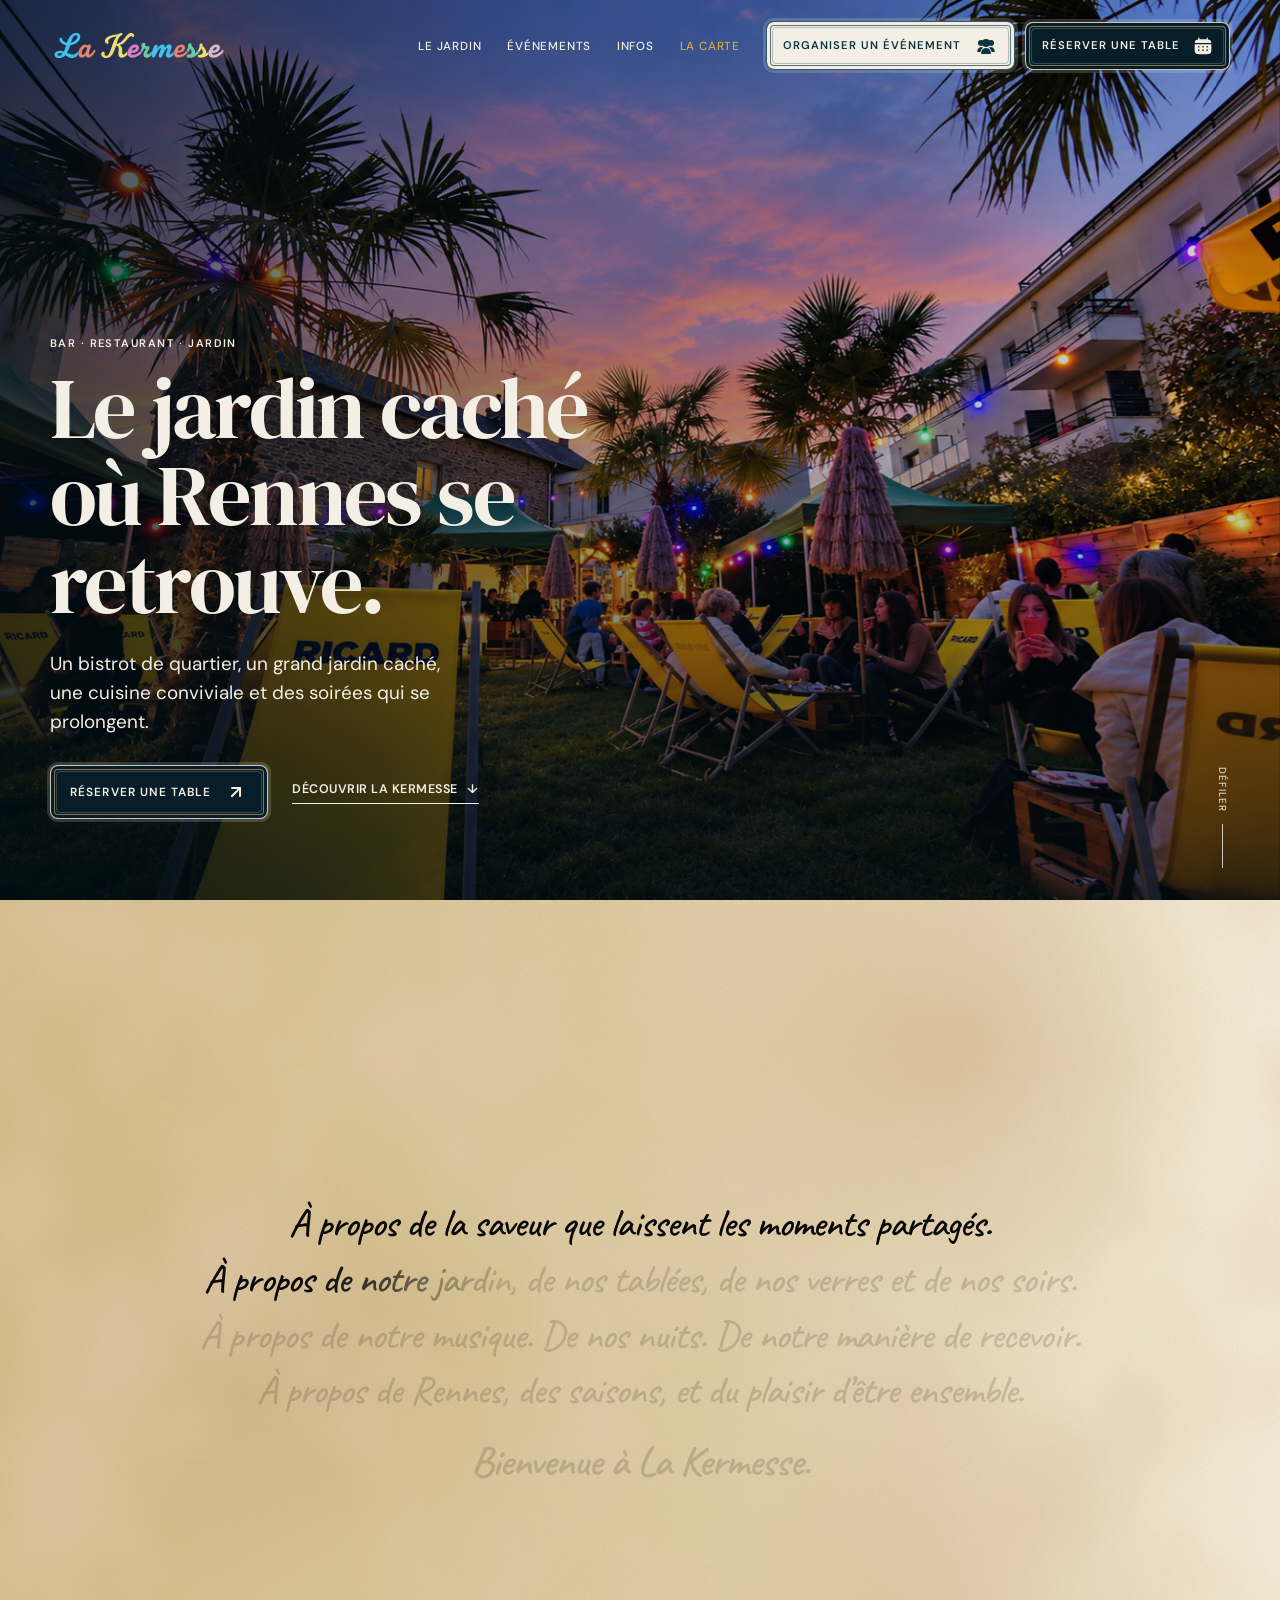
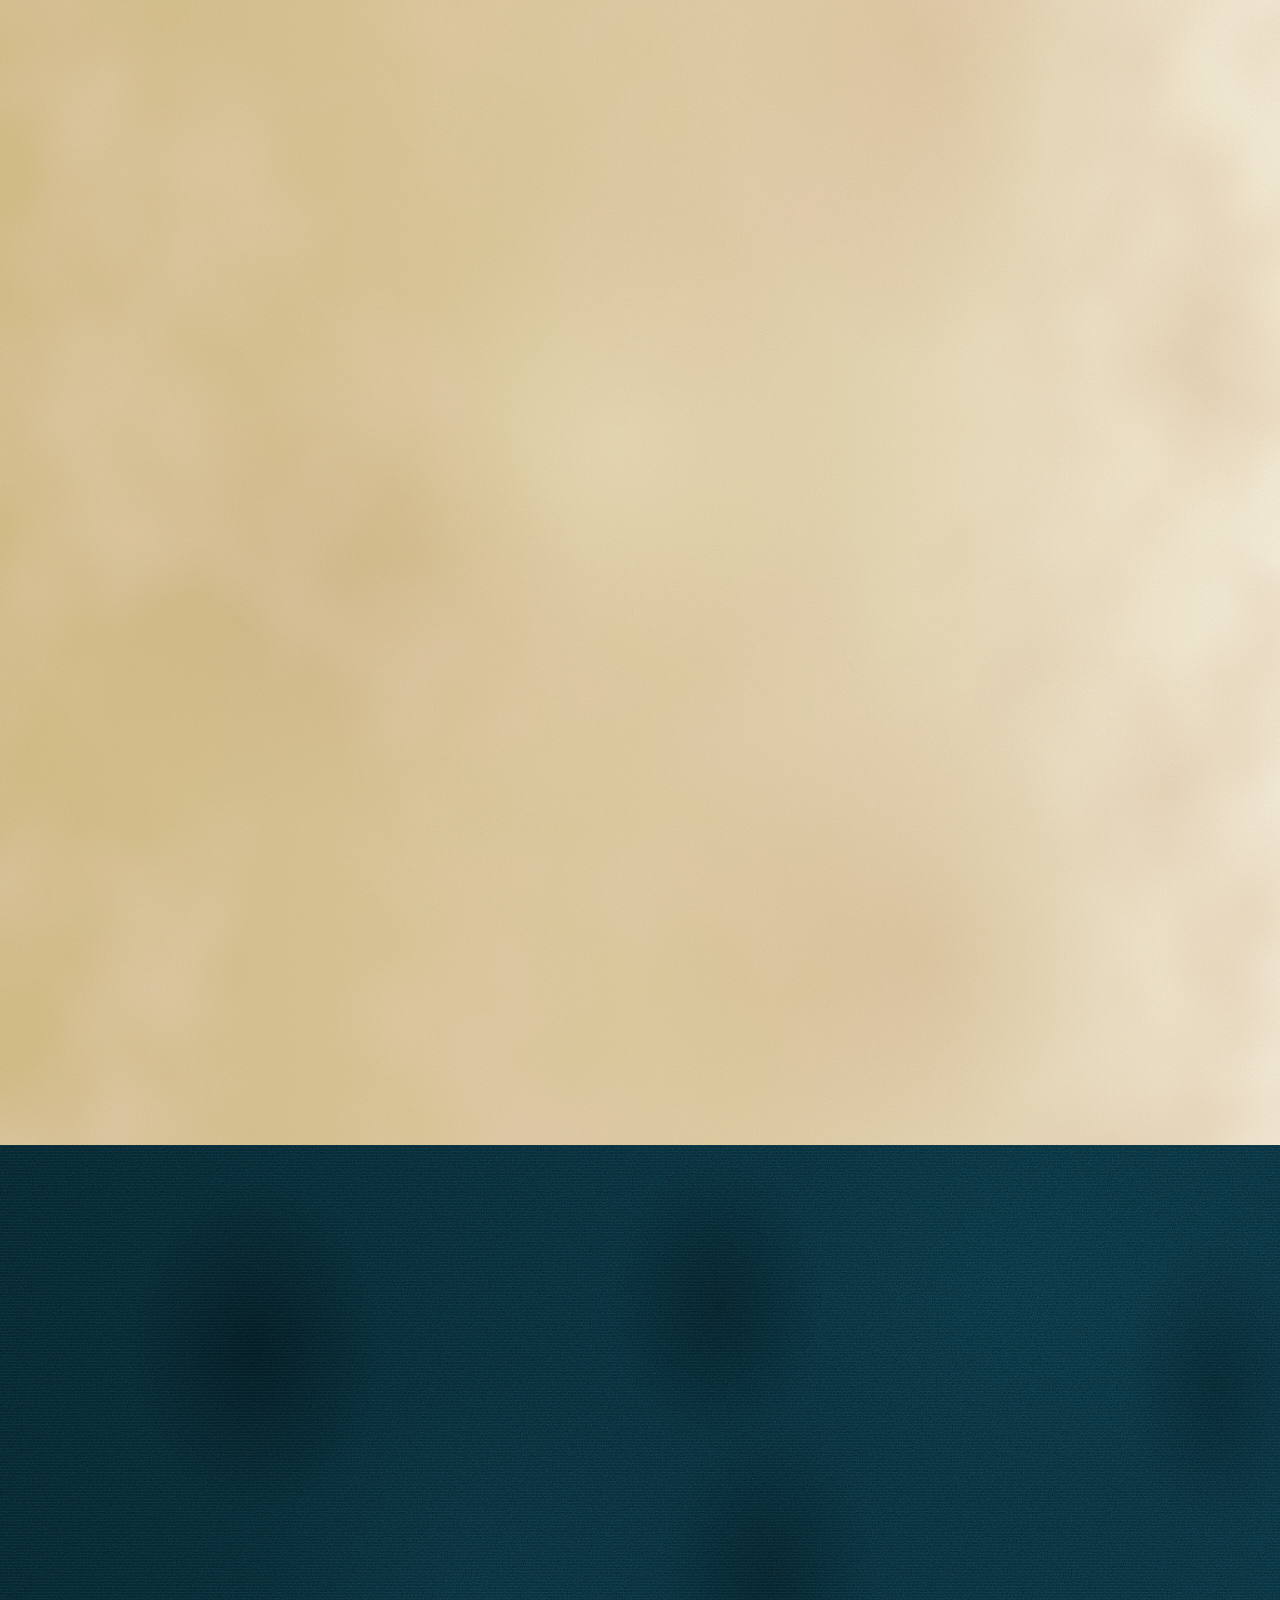
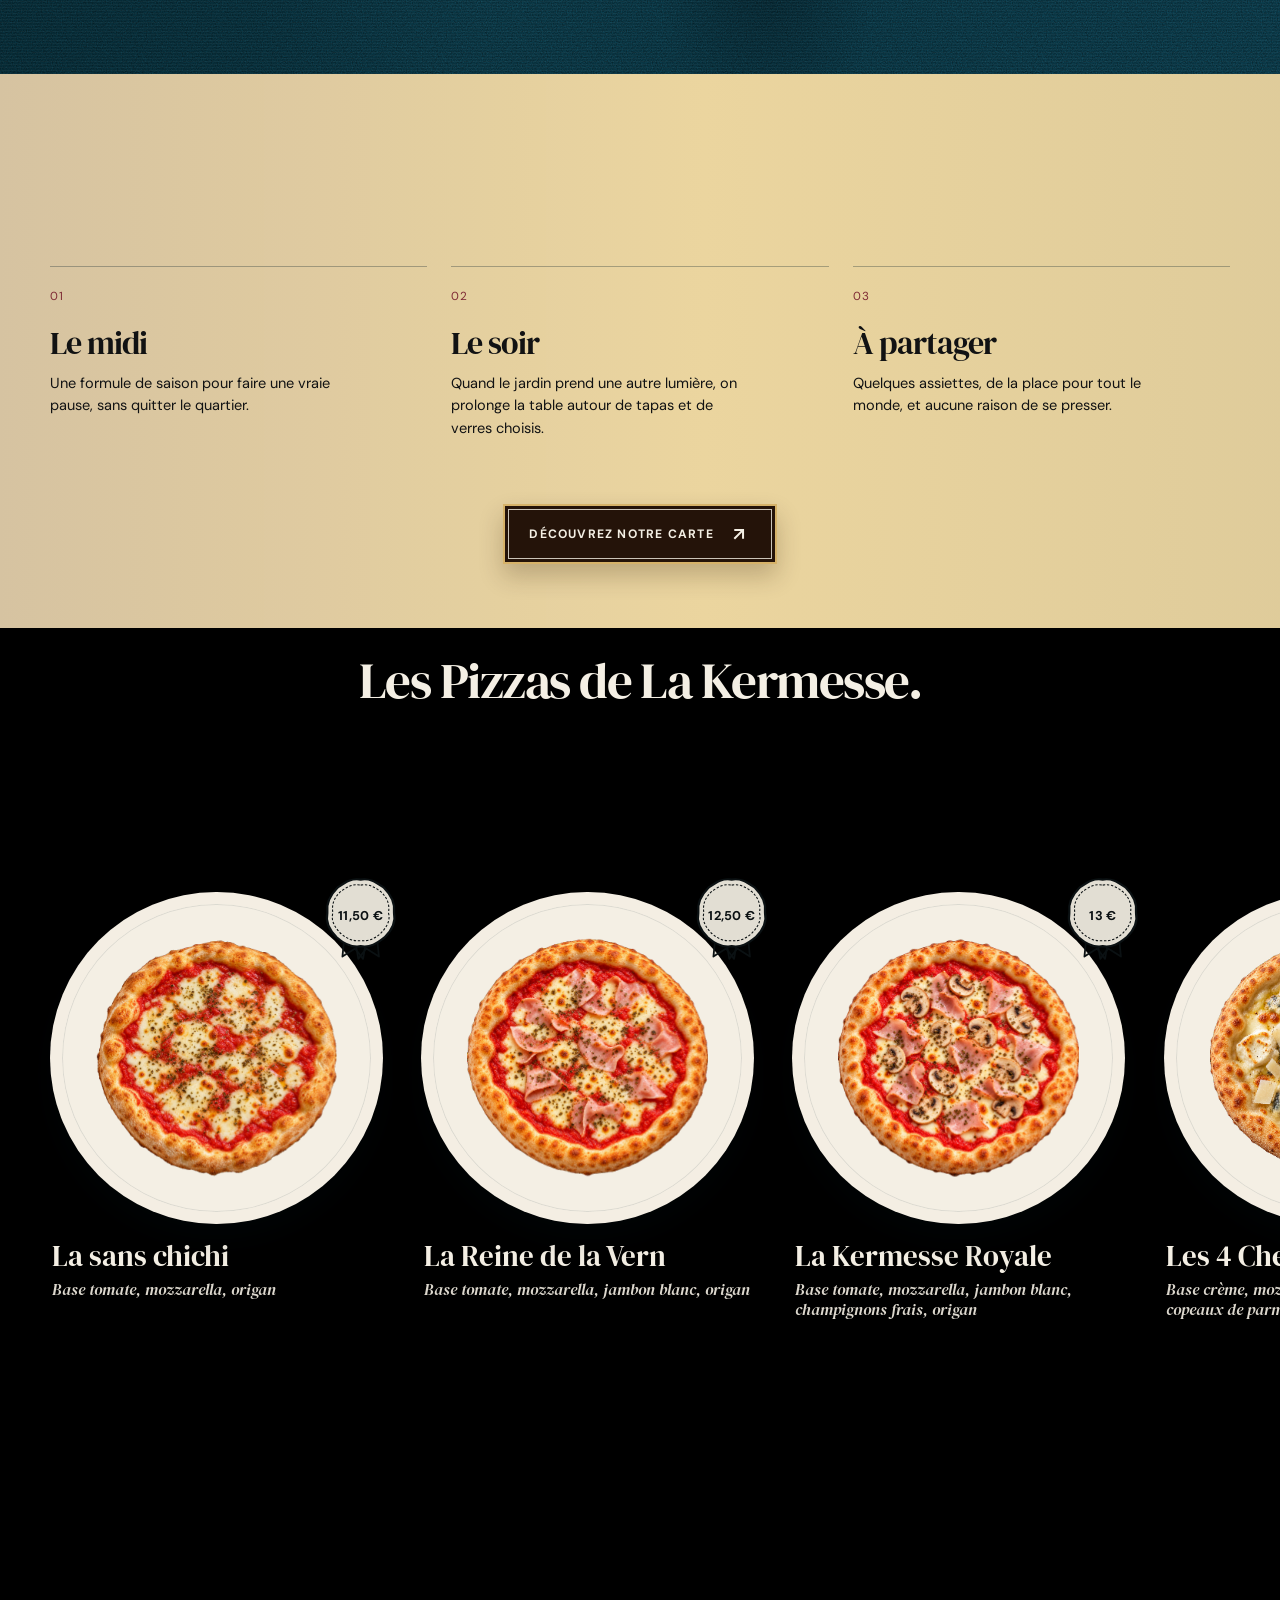
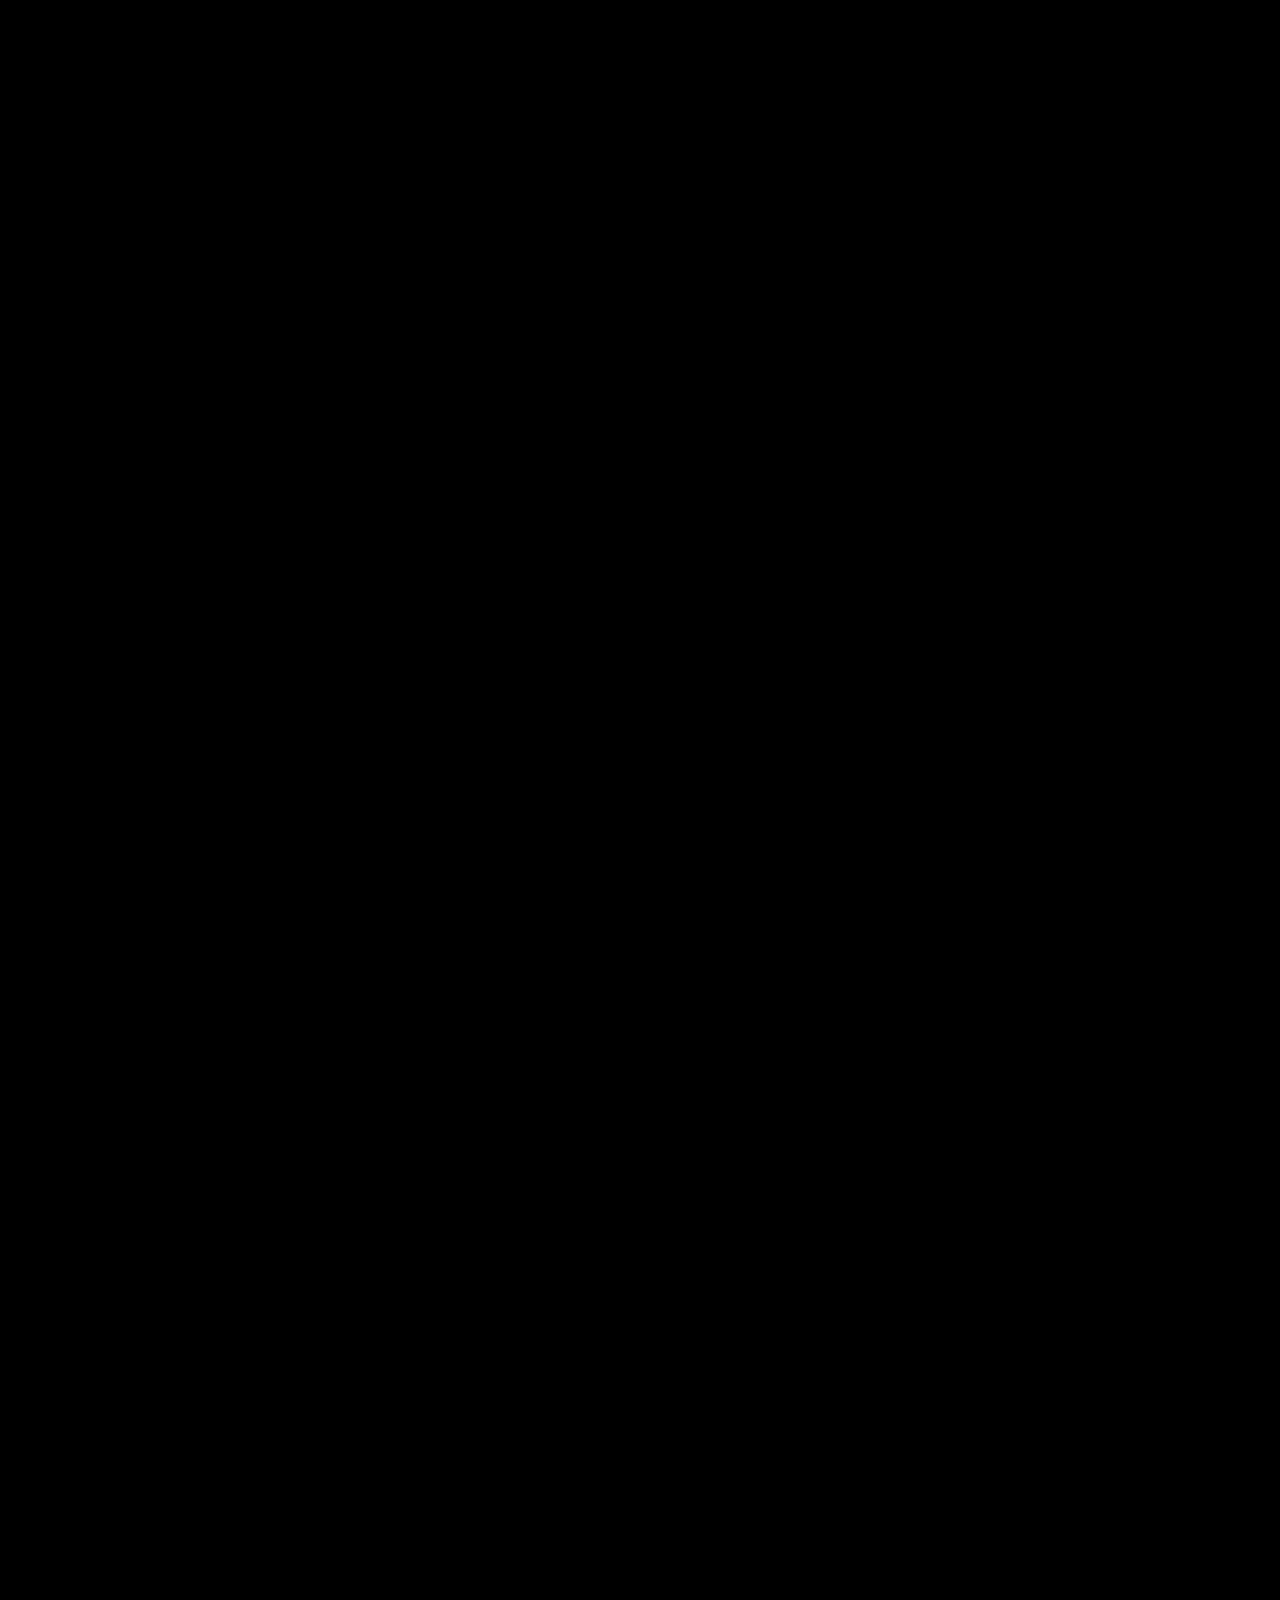
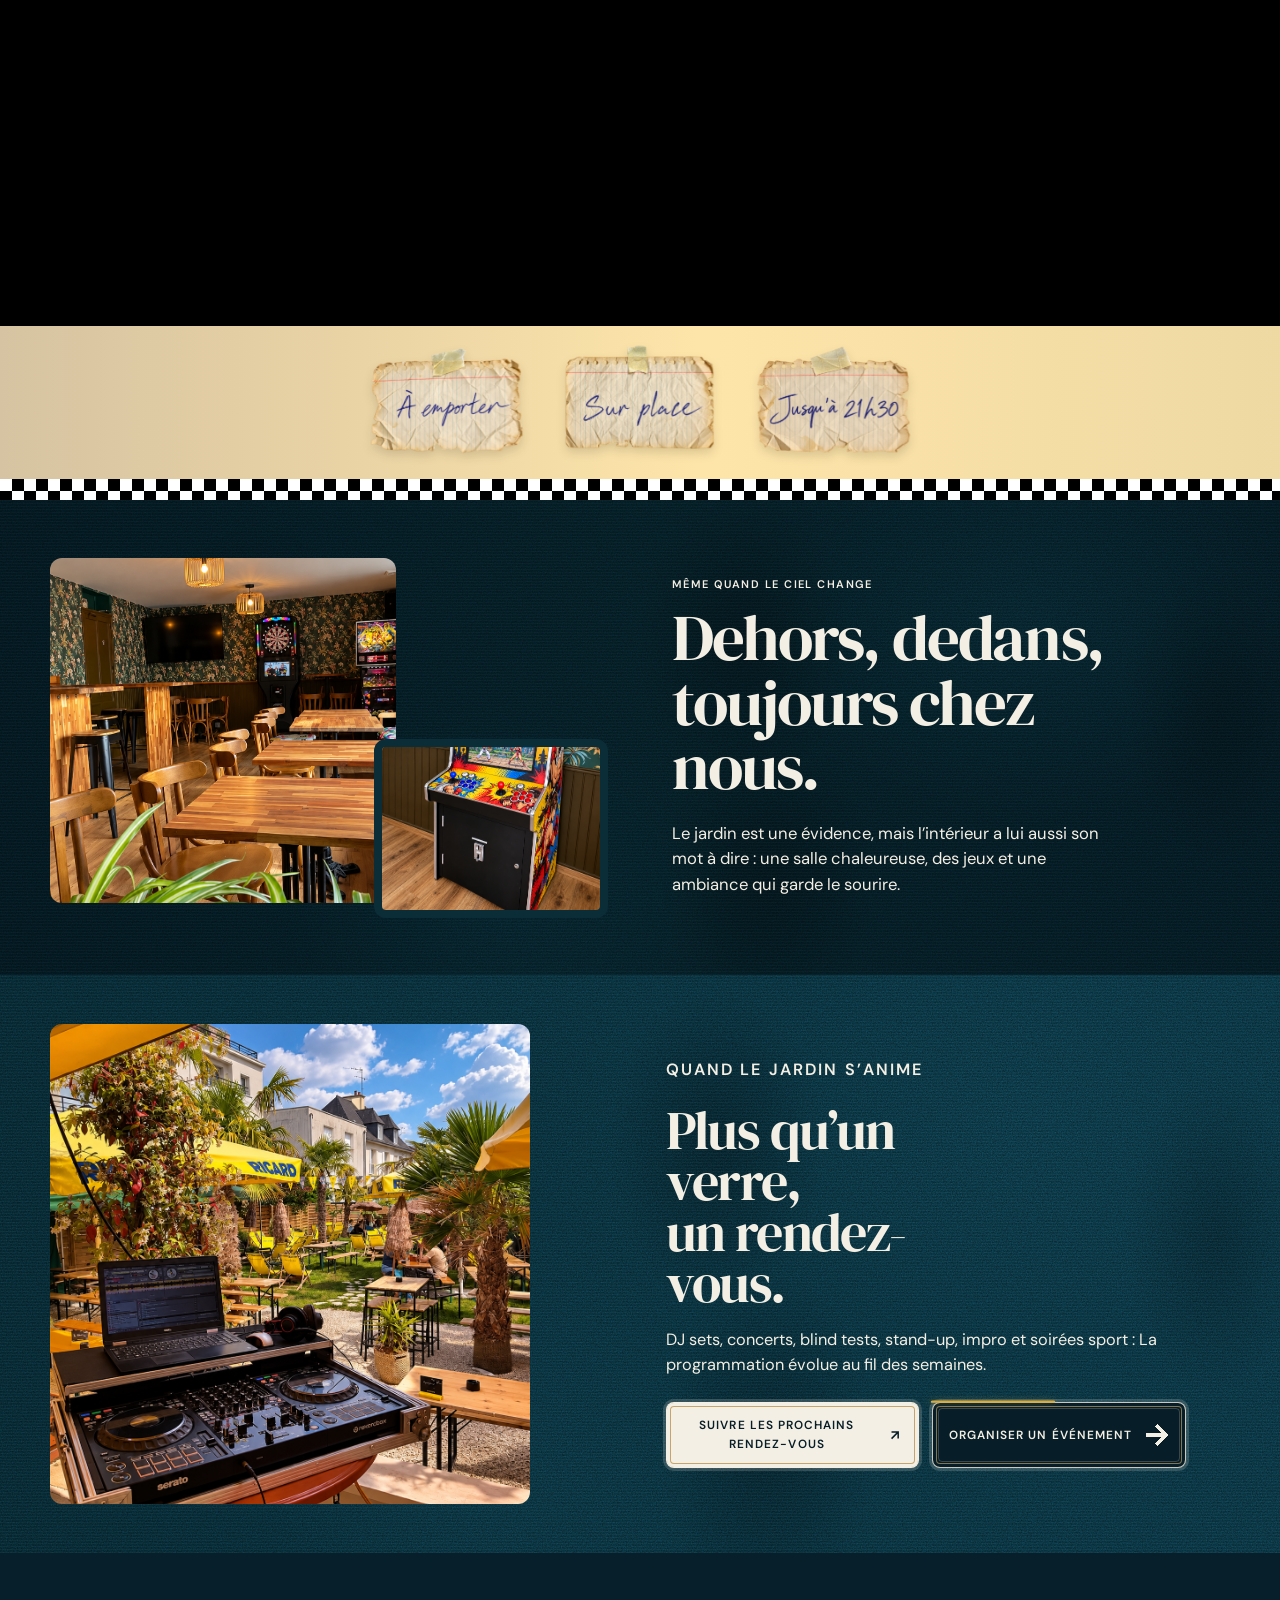
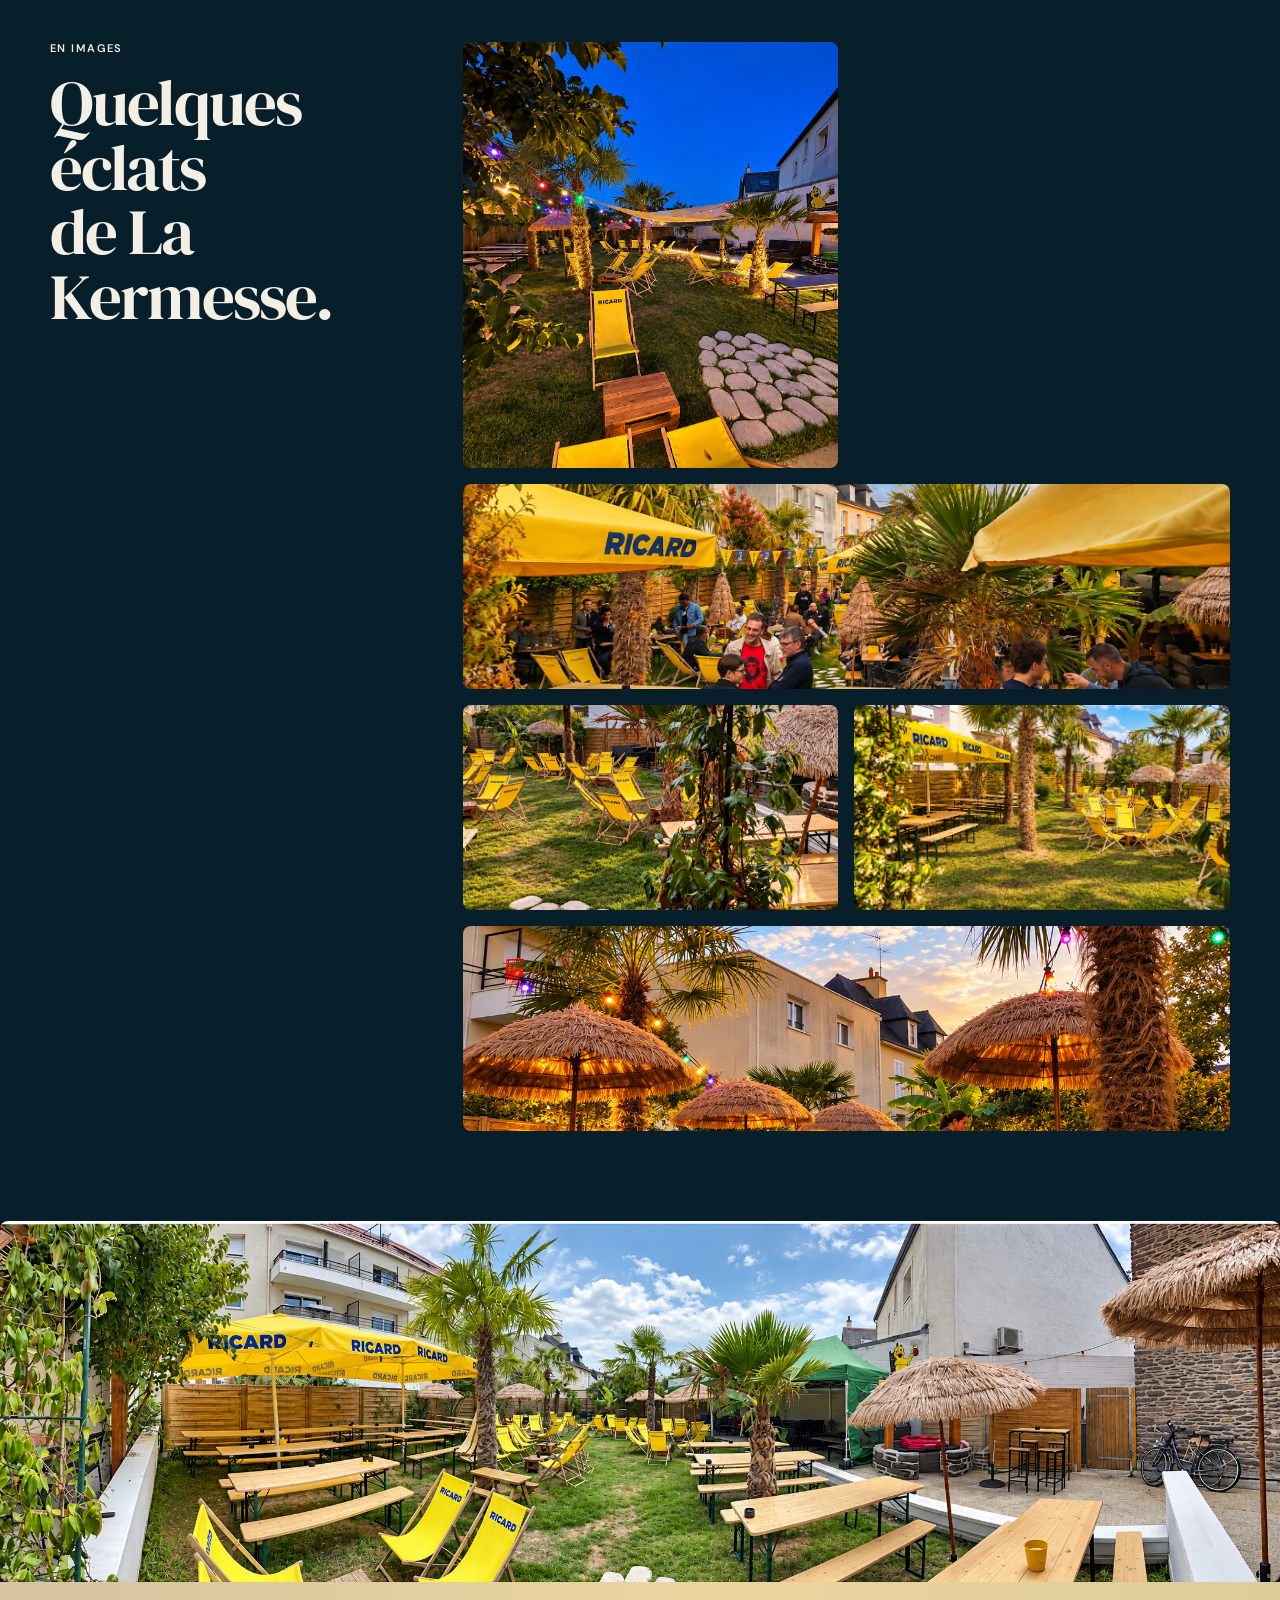
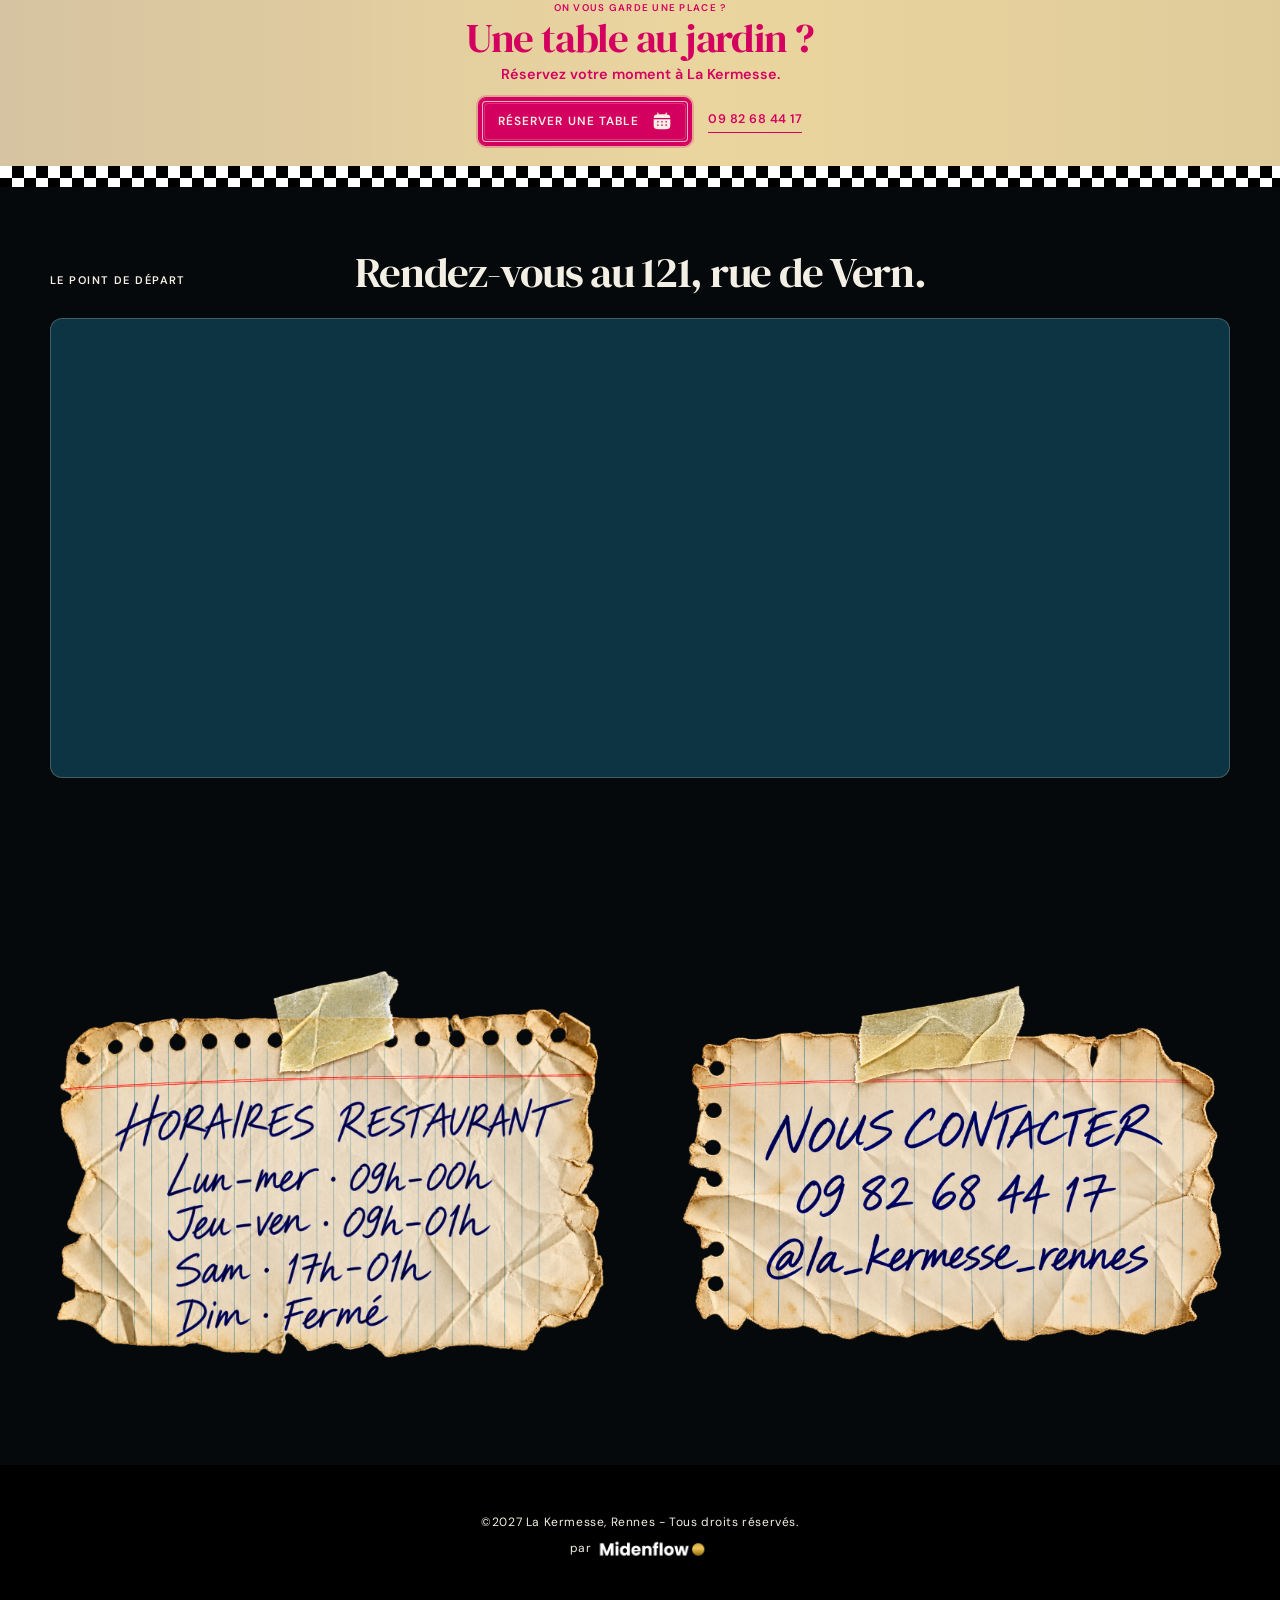
<file: index.html>
<!doctype html>
<html lang="fr">
<head>
  <meta charset="utf-8">
  <meta name="viewport" content="width=device-width, initial-scale=1">
  <title>La Kermesse Rennes | Bar, Restaurant &amp; Jardin</title>
  <meta name="description" content="La Kermesse, bar-restaurant et bar à tapas à Rennes : cuisine conviviale, grande terrasse et jardin caché au 121 Rue de Vern.">
  <meta property="og:title" content="La Kermesse Rennes | Bar, Restaurant & Jardin">
  <meta property="og:description" content="Un bistrot de quartier, un grand jardin caché et des soirées qui se prolongent.">
  <meta property="og:type" content="website">
  <meta property="og:image" content="assets/images/01_hero_sunset_people.png">
  <meta name="theme-color" content="#06171f">
  <link rel="icon" type="image/svg+xml" href="assets/images/la-kermesse-logo.svg">
  <link rel="preconnect" href="https://fonts.googleapis.com">
  <link rel="preconnect" href="https://fonts.gstatic.com" crossorigin>
  <link href="https://fonts.googleapis.com/css2?family=Caveat:wght@500;600;700&family=DM+Sans:opsz,wght@9..40,400;9..40,500;9..40,600&family=DM+Serif+Display:ital@0;1&display=swap" rel="stylesheet">

  <style>
:root {
  --ink: #071e28;
  --petrol: #0d3442;
  --night: #06171f;
  --cream: #f4efe4;
  --sand: #dfd2bc;
  --gold: #c6a56a;
  --gold-glint: #d6aa3c;
  --accent-pink: #d4005f;
  --line: rgba(244, 239, 228, .22);
  --radius-sm: 8px;
  --radius-md: 12px;
  --serif: "DM Serif Display", Georgia, serif;
  --sans: "DM Sans", Arial, sans-serif;
  --wrap: 1180px;
}

* { box-sizing: border-box; }
html { scroll-behavior: smooth; }
body { margin: 0; background: var(--night); color: var(--cream); font-family: var(--sans); font-size: 16px; line-height: 1.55; }
img { display: block; max-width: 100%; }
a { color: inherit; text-decoration: none; }
button { font: inherit; }
h1, h2, h3, h4, p { margin-top: 0; }
h1, h2, h3 { font-family: var(--serif); font-weight: 400; line-height: .99; letter-spacing: -.03em; }
h1 { font-size: clamp(3.8rem, 8.3vw, 8.1rem); }
h2 { font-size: clamp(2.65rem, 5.1vw, 5rem); }
h3 { font-size: 2rem; }

.sr-only { position: absolute !important; width: 1px; height: 1px; padding: 0; margin: -1px; overflow: hidden; clip: rect(0, 0, 0, 0); white-space: nowrap; border: 0; }
.skip-link { position: fixed; z-index: 100; top: 1rem; left: 1rem; padding: .6rem .9rem; background: var(--cream); color: var(--ink); transform: translateY(-200%); }
.skip-link:focus { transform: none; }
.wrap { width: min(calc(100% - 3rem), var(--wrap)); margin-inline: auto; }
.section { padding: clamp(4.5rem, 7vw, 6.5rem) 0; }
.eyebrow { margin: 0 0 .9rem; font-size: .69rem; font-weight: 600; line-height: 1.2; letter-spacing: .13em; text-transform: uppercase; }

.button { position: relative; isolation: isolate; display: inline-flex; align-items: center; justify-content: center; gap: .8rem; min-height: 3.35rem; padding: .85rem 1.2rem; border: 1px solid rgba(244, 239, 228, .82); border-radius: var(--radius-sm); background: var(--ink); box-shadow: inset 0 0 0 3px var(--ink), inset 0 0 0 4px rgba(198, 165, 106, .66), 0 0 0 3px rgba(244, 239, 228, .18); color: var(--cream); font-size: .74rem; font-weight: 600; letter-spacing: .09em; text-align: center; text-transform: uppercase; transition: transform .25s ease, background .25s ease, box-shadow .25s ease, color .25s ease; }
.button::after { content: ""; position: absolute; inset: 5px; border: 1px solid rgba(244, 239, 228, .2); border-radius: 4px; pointer-events: none; transition: inset .25s ease, border-color .25s ease; }
.button:hover { background: #143f4e; color: var(--cream); box-shadow: inset 0 0 0 3px #143f4e, inset 0 0 0 4px var(--gold), 0 0 0 4px rgba(198, 165, 106, .36); transform: translateY(-2px); }
.button:hover::after { inset: 3px; border-color: rgba(244, 239, 228, .55); }
.button:focus-visible, .text-link:focus-visible { outline: 2px solid var(--gold); outline-offset: 4px; }
.button--cream { background: var(--cream); color: var(--ink); box-shadow: inset 0 0 0 3px var(--cream), inset 0 0 0 4px var(--gold), 0 0 0 3px rgba(244, 239, 228, .18); }
.button--cream:hover { background: #fffaf0; color: var(--ink); }
.button--nav { min-height: 3rem; padding: .7rem 1rem; font-size: .7rem; }
.text-link { display: inline-flex; gap: .6rem; padding-bottom: .2rem; border-bottom: 1px solid currentColor; font-size: .78rem; font-weight: 600; letter-spacing: .04em; text-transform: uppercase; transition: opacity .2s; }
.text-link:hover { opacity: .66; }
.text-link--light { color: var(--cream); }

/* ============================================
   SITE HEADER — transparent on load, black on scroll
   ============================================ */
.site-header {
  position: fixed;
  z-index: 10;
  top: 0;
  right: 0;
  left: 0;
  display: flex;
  align-items: center;
  justify-content: space-between;
  height: 5.7rem;
  padding: 0 max(1.5rem, calc((100vw - var(--wrap)) / 2));
  background: transparent;
  color: var(--cream);
  transition: box-shadow .45s cubic-bezier(.4, 0, .2, 1);
}

.site-header::before {
  content: "";
  position: absolute;
  inset: 0;
  z-index: -1;
  background: #000;
  opacity: 0;
  pointer-events: none;
  will-change: opacity;
  transform: translateZ(0);
  backface-visibility: hidden;
  transition: opacity .45s cubic-bezier(.4, 0, .2, 1);
}

.site-header.is-scrolled::before { opacity: 1; }
.site-header.is-scrolled { box-shadow: 0 1px 0 rgba(255, 255, 255, .08); }

.brand { display: block; width: 178px; height: 52px; overflow: hidden; }
.brand.site-nav__brand { display: none; }
.brand img { width: 100%; height: 100%; object-fit: contain; object-position: center; }
.site-nav { display: flex; align-items: center; gap: 1.6rem; font-size: .73rem; font-weight: 500; letter-spacing: .07em; text-transform: uppercase; }
.site-nav > a:not(.button) { transition: opacity .2s; }
.site-nav > a:not(.button):hover { opacity: .65; }
.site-nav > a[href="carte.html"] { color: var(--gold-glint); }
.site-nav__actions { display: flex; align-items: center; gap: .65rem; }
.site-nav__event-button { border-color: rgba(13, 52, 66, .82); background: var(--cream); box-shadow: inset 0 0 0 3px var(--cream), inset 0 0 0 4px rgba(13, 52, 66, .66), 0 0 0 3px rgba(244, 239, 228, .18); color: var(--petrol); }
.site-nav__event-button::after { border-color: rgba(13, 52, 66, .28); }
.site-nav__event-button:hover { background: #fffaf0; color: var(--petrol); box-shadow: inset 0 0 0 3px #fffaf0, inset 0 0 0 4px var(--petrol), 0 0 0 4px rgba(198, 165, 106, .36); }
.site-nav__event-button:hover::after { border-color: rgba(13, 52, 66, .52); }
.menu-toggle { display: none; padding: .7rem; border: 0; background: none; color: inherit; }
.menu-toggle > span:not(.sr-only) { display: block; width: 1.65rem; height: 1px; margin: .38rem; background: currentColor; }

.hero { position: relative; display: grid; align-items: end; min-height: 100svh; overflow: hidden; background: var(--night); color: var(--cream); }
.hero picture, .hero__image, .hero__veil { position: absolute; inset: 0; width: 100%; height: 100%; }
.hero__image { object-fit: cover; object-position: center 52%; animation: hero-enter 1.6s ease-out both; }
.hero__veil { background: linear-gradient(90deg, rgba(1, 14, 20, .76), rgba(1, 14, 20, .34) 46%, rgba(1, 14, 20, .16)), linear-gradient(0deg, rgba(1, 14, 20, .58), transparent 50%); }
.hero__content { position: relative; z-index: 1; padding-bottom: clamp(4rem, 9vh, 7rem); }
.hero__eyebrow { animation: rise .7s .25s both; }
.hero h1 { max-width: 710px; margin-bottom: 1.35rem; font-size: clamp(3.5rem, 6.7vw, 6.7rem); line-height: 1.02; animation: rise .8s .34s both; }
.hero__lede { max-width: 415px; margin-bottom: 1.8rem; font-size: clamp(1rem, 1.6vw, 1.18rem); animation: rise .8s .45s both; }
.hero__actions { display: flex; align-items: center; gap: 1.5rem; animation: rise .8s .56s both; }
.hero__scroll { position: absolute; right: max(1.5rem, calc((100vw - var(--wrap)) / 2)); bottom: 2rem; display: flex; align-items: center; gap: .7rem; margin: 0; font-size: .63rem; letter-spacing: .12em; writing-mode: vertical-rl; text-transform: uppercase; }
.hero__scroll span { width: 1px; height: 44px; background: var(--cream); opacity: .8; }


.story, .living, .gallery, .info, .map-section { width: 100%; padding-inline: max(1.5rem, calc((100vw - var(--wrap)) / 2)); }

.story {
  position: relative;
  isolation: isolate;
  min-height: 205svh;
  padding-block: 0;
  color: #e6d1a0;
  background-color: #e0cfa6; /* fallback */
  background-image:
    /* darker tan blotches */
    radial-gradient(ellipse 30% 20% at 75% 8%, rgba(205, 170, 125, 0.45), transparent 70%),
    radial-gradient(ellipse 22% 25% at 72% 40%, rgba(210, 175, 130, 0.40), transparent 70%),
    radial-gradient(ellipse 35% 18% at 22% 25%, rgba(200, 170, 125, 0.40), transparent 70%),
    radial-gradient(ellipse 30% 20% at 70% 90%, rgba(205, 170, 125, 0.40), transparent 70%),
    radial-gradient(ellipse 30% 18% at 25% 70%, rgba(200, 168, 122, 0.35), transparent 70%),
    /* light cream highlights */
    radial-gradient(ellipse 25% 18% at 48% 62%, rgba(240, 228, 198, 0.55), transparent 70%),
    radial-gradient(ellipse 30% 22% at 95% 55%, rgba(240, 228, 198, 0.45), transparent 70%),
    /* base: concentrated on the left, lighter on the right */
    linear-gradient(to right, #d4bf8a 0%, #e0cfa6 55%, #f6efdd 100%);
}

/* soft cloudy mottling */
.story::before {
  content: "";
  position: absolute;
  inset: 0;
  z-index: -1;
  pointer-events: none;
  opacity: 0.7;
  background-size: 100% 100%;
  background-image: url("data:image/svg+xml;utf8,<svg xmlns='http://www.w3.org/2000/svg' viewBox='0 0 1000 1200' preserveAspectRatio='none'><filter id='m' x='0' y='0' width='100%' height='100%'><feTurbulence type='fractalNoise' baseFrequency='0.006 0.006' numOctaves='3' seed='7'/><feColorMatrix values='0 0 0 0 0.78  0 0 0 0 0.62  0 0 0 0 0.44  2.4 0 0 0 -0.95'/></filter><rect width='100%' height='100%' filter='url(%23m)'/></svg>");
}

/* fine paper grain */
.story::after {
  content: "";
  position: absolute;
  inset: 0;
  z-index: -1;
  pointer-events: none;
  opacity: 0.18;
  mix-blend-mode: multiply;
  background-image: url("data:image/svg+xml;utf8,<svg xmlns='http://www.w3.org/2000/svg' width='240' height='240'><filter id='g'><feTurbulence type='fractalNoise' baseFrequency='0.9' numOctaves='2' stitchTiles='stitch'/><feColorMatrix values='0 0 0 0 0.45  0 0 0 0 0.35  0 0 0 0 0.2  0 0 0 0.8 0'/></filter><rect width='100%' height='100%' filter='url(%23g)'/></svg>");
}

.story__sticky { position: sticky; top: 0; display: grid; align-items: center; min-height: 100svh; padding-block: clamp(4.5rem, 9vh, 7.5rem); }
.story__lines { width: min(1120px, 82vw); margin-inline: auto; text-align: center; }
.story__line { max-width: 100%; margin: 0 0 clamp(.42rem, 1vw, .82rem); color: #080808; font-family: "Caveat", cursive; font-size: clamp(2rem, 3.1vw, 3.9rem); font-weight: 500; letter-spacing: -.025em; line-height: 1.08; text-align: center; text-wrap: balance; }
.story__char { opacity: .15; text-shadow: 0 .25px 0 rgba(0, 0, 0, .32); will-change: opacity; }
.story__line--welcome { margin-top: clamp(1rem, 2.2vw, 1.7rem); font-size: clamp(2.1rem, 3.3vw, 4.05rem); font-weight: 600; }


.garden {
  position: relative;
  isolation: isolate;
  overflow: hidden;
  color: var(--cream);
  background-color: #0b4353; /* fallback */
  background-image:
    /* darker blotches (left and center) */
    radial-gradient(ellipse 14% 45% at 20% 38%, rgba(2, 20, 28, 0.50), transparent 70%),
    radial-gradient(ellipse 12% 40% at 56% 30%, rgba(2, 20, 28, 0.38), transparent 70%),
    radial-gradient(ellipse 12% 45% at 60% 82%, rgba(2, 20, 28, 0.35), transparent 70%),
    radial-gradient(ellipse 10% 40% at 95% 45%, rgba(2, 20, 28, 0.30), transparent 70%),
    /* lighter petrol areas */
    radial-gradient(ellipse 30% 60% at 80% 25%, rgba(20, 90, 112, 0.40), transparent 70%),
    radial-gradient(ellipse 25% 60% at 38% 85%, rgba(20, 90, 112, 0.30), transparent 70%),
    /* base: slightly darker left, lighter right */
    linear-gradient(90deg, #093a49 0%, #0c4658 50%, #0e4c60 100%);
}

/* paper grain + speckles */
.garden::before {
  content: "";
  position: absolute;
  inset: 0;
  z-index: -1;
  pointer-events: none;
  opacity: 0.6;
  mix-blend-mode: overlay;
  background-image: url("data:image/svg+xml;utf8,<svg xmlns='http://www.w3.org/2000/svg' width='300' height='300'><filter id='n'><feTurbulence type='fractalNoise' baseFrequency='0.8' numOctaves='3' stitchTiles='stitch'/><feColorMatrix values='0 0 0 0 0  0 0 0 0 0  0 0 0 0 0  0 0 0 0.95 0'/></filter><rect width='100%' height='100%' filter='url(%23n)'/></svg>");
}

/* faint horizontal paper fibers */
.garden::after {
  content: "";
  position: absolute;
  inset: 0;
  z-index: -1;
  pointer-events: none;
  background-image: repeating-linear-gradient(
    0deg,
    rgba(255, 255, 255, 0.03) 0 1px,
    transparent 1px 3px
  );
}

.garden__intro { display: grid; grid-template-columns: 1fr 2fr; align-items: end; margin-bottom: 2.8rem; }
.garden__intro h2 { max-width: 690px; margin: 0; }
.garden__layout { display: grid; grid-template-columns: 1.06fr .72fr .75fr; grid-template-rows: auto auto; align-items: center; gap: 1.5rem; }
.garden figure { margin: 0; }
.image-frame { overflow: hidden; padding: .45rem; border: 1px solid var(--line); border-radius: var(--radius-md); }
.image-frame img { width: 100%; height: 100%; object-fit: cover; }
.garden__primary { grid-row: span 2; height: 590px; }
.garden__primary img { object-position: center; }
.garden__text { padding: 1rem 1.5rem 1rem 2rem; font-size: 1.04rem; }
.garden__text p { margin-bottom: 1.6rem; }
.garden__secondary { height: 230px; }
.garden__tertiary { grid-column: 2 / 4; height: 240px; }

.table-section { position: relative; padding-top: clamp(3.75rem, 5vw, 4.75rem); padding-bottom: 0; background: linear-gradient(to right, #d6c3a1 0%, #ffe6aaeb 55%
55%, #f0daa4ed 100%); color: #111213; }
.table-section .eyebrow { color: #7e2a34; }
.table-section__top { display: block; }
.table-section h2 { margin-bottom: 0; white-space: nowrap; }
.moments { display: grid; grid-template-columns: repeat(3, 1fr); gap: 1.5rem; margin-top: clamp(1.8rem, 2.8vw, 2.5rem); }
.moment { padding-top: 1rem; border-top: 1px solid rgba(7, 30, 40, .3); }
.moment > span { color: #7e2a34; font-size: .73rem; letter-spacing: .09em; }
.moment h3 { margin: 1.3rem 0 .8rem; font-size: 2rem; }
.moment p { max-width: 290px; margin-bottom: 0; font-size: .91rem; }
.table-section__cta { display: flex; justify-content: center; padding-block: clamp(2.75rem, 5vw, 4.5rem); }
.menu-link-button { display: inline-flex; align-items: center; justify-content: center; gap: .8rem; min-height: 3.7rem; padding: .85rem 1.55rem; border: 2px solid rgba(240, 201, 119, .88); outline: 1px solid rgba(244, 239, 228, .8); outline-offset: -6px; background-color: #241309; box-shadow: 0 12px 24px rgba(52, 28, 9, .24); color: var(--cream); font-size: .76rem; font-weight: 700; letter-spacing: .1em; text-align: center; text-transform: uppercase; transition: transform .2s ease, box-shadow .2s ease, background-color .2s ease; }
.menu-link-button:hover { transform: translateY(-2px); box-shadow: 0 16px 28px rgba(52, 28, 9, .32); }
.menu-link-button:focus-visible { outline: 3px solid #7e2a34; outline-offset: 4px; }
.menu-link-button span { font-size: 1.05em; }
.pizza-showcase { --pizza-background: #000; --pizza-foreground: var(--cream); position: relative; margin-top: 0; overflow: clip; background: var(--pizza-background); color: var(--pizza-foreground); }
.pizza-showcase__sticky { padding: clamp(2.25rem, 5vw, 4.75rem) 0; }
.pizza-showcase__header { position: relative; min-height: 7.5rem; margin-bottom: clamp(.75rem, 1.6vw, 1.5rem); text-align: center; }
.pizza-showcase__header h3 { width: 100%; margin: 0; font-size: clamp(2.35rem, 4vw, 4.4rem); line-height: 1; white-space: nowrap; }
.pizza-showcase__viewport { width: 100%; overflow-x: clip; overflow-y: visible; }
.pizza-showcase__track { display: grid; grid-template-columns: repeat(3, minmax(0, 1fr)); gap: clamp(1.2rem, 2.6vw, 2.3rem); width: min(calc(100% - 3rem), var(--wrap)); margin: 0 auto; }
.pizza-card { min-width: 0; }
.pizza-card__disc { position: relative; display: grid; place-items: center; width: 100%; aspect-ratio: 1; overflow: visible; border: clamp(7px, 1vw, 12px) solid rgba(244, 239, 228, .9); border-radius: 50%; background: var(--cream); box-shadow: inset 0 0 0 1px rgba(7, 30, 40, .1), 0 16px 30px rgba(4, 20, 28, .18); }
.pizza-card__image { display: block; width: 78%; height: 78%; object-fit: contain; transform-origin: center; will-change: transform; }
.pizza-card__copy { padding: 1.1rem .15rem 0; }
.pizza-card__name { margin: 0; color: currentColor; font-family: var(--serif); font-size: clamp(1.7rem, 2.3vw, 2.55rem); font-weight: 400; line-height: .98; }
.pizza-card__ingredients { min-height: 3.2em; margin: .55rem 0 0; color: currentColor; font-family: var(--serif); font-size: .98rem; font-style: italic; line-height: 1.28; opacity: .9; }
.pizza-card__price-badge { position: absolute; z-index: 2; top: clamp(-2rem, -2.3vw, -1.15rem); right: clamp(-2rem, -2.3vw, -1.15rem); display: grid; place-items: center; width: clamp(4rem, 6.2vw, 5.5rem); aspect-ratio: 100 / 112; color: #0b1113; font-family: var(--sans); font-size: clamp(.65rem, 1vw, .88rem); font-weight: 700; letter-spacing: .02em; line-height: 1; white-space: nowrap; }
.pizza-card__price-mark { position: absolute; inset: 0; width: 100%; height: 100%; overflow: visible; }
.pizza-card__ribbon { fill: rgba(12, 17, 19, .1); stroke: #0b1113; stroke-linejoin: round; stroke-width: 2.25; }
.pizza-card__seal { fill: rgba(244, 239, 228, .93); stroke: #0b1113; stroke-linejoin: round; stroke-width: 2.8; }
.pizza-card__seal-line { fill: none; stroke: #0b1113; stroke-dasharray: 3 2.2; stroke-linejoin: round; stroke-width: 1.35; }
.pizza-card__price-text { position: relative; z-index: 1; transform: translateY(-.15rem); }
.pizza-showcase.is-enhanced { padding: 0; }
.pizza-showcase.is-enhanced .pizza-showcase__sticky { position: sticky; top: var(--pizza-sticky-offset, 5.7rem); display: flex; flex-direction: column; height: calc(100svh - var(--pizza-sticky-offset, 5.7rem)); min-height: 0; padding: clamp(1.2rem, 3vh, 2.25rem) 0; overflow: visible; }
.pizza-showcase.is-enhanced .pizza-showcase__header { flex: 0 0 auto; }
.pizza-showcase.is-enhanced .pizza-showcase__viewport { flex: 1 1 auto; min-height: 0; display: flex; align-items: center; padding-block: clamp(2rem, 5vh, 3.6rem) clamp(1.25rem, 3vh, 2.4rem); }
.pizza-showcase.is-enhanced .pizza-showcase__track { display: flex; align-items: flex-start; gap: clamp(2rem, 3vw, 3.5rem); width: max-content; max-width: none; margin: 0; padding-inline: max(1.5rem, calc((100vw - var(--wrap)) / 2)); }
.pizza-showcase.is-enhanced .pizza-card { flex: 0 0 clamp(18.5rem, 26vw, 27rem); }
.pizza-showcase.is-enhanced .pizza-card__disc { width: min(100%, min(44vh, 26vw)); margin-inline: auto; }
.pizza-info-band { width: 100%; overflow: hidden; background: linear-gradient(to right, #d6c3a1 0%, #ffe6aaeb 55% 55%, #f0daa4ed 100%); }
.pizza-info-band__papers { display: flex; align-items: center; justify-content: center; gap: clamp(1.4rem, 3vw, 2.85rem); height: clamp(9.4rem, 12vw, 11.5rem); padding: .6rem max(1.5rem, calc((100vw - var(--wrap)) / 2)); perspective: 800px; }
.pizza-info-band__paper { display: block; width: clamp(9.7rem, 11.5vw, 11.15rem); height: auto; transform-origin: 50% 8%; transform-style: preserve-3d; will-change: transform; filter: drop-shadow(0 5px 5px rgba(31, 24, 14, .14)); }
.pizza-info-band__paper--takeaway { animation: paper-breeze-takeaway 6.2s cubic-bezier(.45, .05, .55, .95) infinite; }
.pizza-info-band__paper--dine-in { animation: paper-breeze-dine-in 6.9s -1.1s cubic-bezier(.45, .05, .55, .95) infinite; }
.pizza-info-band__paper--hours { animation: paper-breeze-hours 5.8s -2s cubic-bezier(.45, .05, .55, .95) infinite; }
.pizza-info-band__checker { height: clamp(1.15rem, 1.65vw, 1.6rem); background-color: #fff; background-image: conic-gradient(#000 25%, #fff 0 50%, #000 0 75%, #fff 0); background-position: 0 0; background-size: 24px 24px; animation: checker-drift-left 6.5s linear infinite; }

.living {
  position: relative;
  isolation: isolate;
  display: grid;
  grid-template-columns: 1fr 1fr;
  align-items: center;
  gap: clamp(2.75rem, 5vw, 4.5rem);
  padding-block: clamp(3.25rem, 4.5vw, 4.5rem);
  overflow: hidden;
  color: var(--cream);
  background-color: #061f2a; /* fallback */
  background-image:
    /* darker blotches */
    radial-gradient(ellipse 14% 50% at 20% 40%, rgba(0, 0, 0, 0.35), transparent 70%),
    radial-gradient(ellipse 12% 45% at 58% 30%, rgba(0, 0, 0, 0.25), transparent 70%),
    radial-gradient(ellipse 12% 45% at 60% 80%, rgba(0, 0, 0, 0.25), transparent 70%),
    radial-gradient(ellipse 10% 45% at 95% 45%, rgba(0, 0, 0, 0.22), transparent 70%),
    /* slightly lighter petrol areas */
    radial-gradient(ellipse 30% 60% at 80% 25%, rgba(11, 67, 83, 0.40), transparent 70%),
    radial-gradient(ellipse 25% 60% at 40% 85%, rgba(11, 67, 83, 0.30), transparent 70%),
    /* base */
    linear-gradient(90deg, #04202b 0%, #062833 50%, #05232f 100%);
}

/* paper grain + speckles */
.living::before {
  content: "";
  position: absolute;
  inset: 0;
  z-index: -1;
  pointer-events: none;
  opacity: 0.55;
  mix-blend-mode: overlay;
  background-image: url("data:image/svg+xml;utf8,<svg xmlns='http://www.w3.org/2000/svg' width='300' height='300'><filter id='n'><feTurbulence type='fractalNoise' baseFrequency='0.8' numOctaves='3' stitchTiles='stitch'/><feColorMatrix values='0 0 0 0 0  0 0 0 0 0  0 0 0 0 0  0 0 0 0.9 0'/></filter><rect width='100%' height='100%' filter='url(%23n)'/></svg>");
}

/* faint horizontal paper fibers */
.living::after {
  content: "";
  position: absolute;
  inset: 0;
  z-index: -1;
  pointer-events: none;
  background-image: repeating-linear-gradient(
    0deg,
    rgba(255, 255, 255, 0.025) 0 1px,
    transparent 1px 3px
  );
}

.living__images { position: relative; z-index: 1; min-height: clamp(22.5rem, 28vw, 25rem); }
.living__images figure { position: absolute; margin: 0; overflow: hidden; border-radius: var(--radius-md); }
.living__images figure:first-child { top: 0; left: 0; width: 62%; height: clamp(21rem, 27vw, 24rem); }
.living__images figure:last-child { right: 0; bottom: 0; width: 42%; height: clamp(10.75rem, 14vw, 12rem); border: 8px solid #0a2d38; }
.living__images img { width: 100%; height: 100%; object-fit: cover; }
.living__images figure:first-child img { object-position: center; }
.living__images figure:last-child img { object-position: bottom; }
.living__copy { position: relative; z-index: 1; max-width: 440px; }
.living__copy h2 { margin-bottom: 1.35rem; }
.living__copy > p:last-child { margin-bottom: 0; font-size: 1.04rem; }

.events { position: relative; padding-block: clamp(3.25rem, 4.5vw, 4.5rem); overflow: hidden; background-color: #0b4353; color: var(--cream); }
.events__inner { display: grid; grid-template-columns: minmax(0, 1fr) minmax(0, 1fr); align-items: center; gap: clamp(2.5rem, 4vw, 4rem); }
.events__image { width: min(100%, 30rem); aspect-ratio: 1 / 1; overflow: hidden; border-radius: var(--radius-md); }
.events__image img { width: 100%; height: 100%; object-fit: cover; object-position: center 46%; }
.events__content { align-self: center; max-width: 520px; }
.events__content h2 { max-width: 11ch; margin-bottom: 1.1rem; font-size: clamp(3rem, 4.2vw, 5rem); line-height: .95; }
.events__content > p { max-width: 500px; margin-bottom: 1.55rem; font-size: 1.02rem; }
.events__actions { display: flex; align-items: stretch; gap: .8rem; }
.events__actions .button { flex: 1 1 0; min-width: 0; padding-inline: .85rem; }
.events .button { border-color: rgba(244, 239, 228, .82); background: var(--ink); box-shadow: inset 0 0 0 3px var(--ink), inset 0 0 0 4px rgba(198, 165, 106, .66), 0 0 0 3px rgba(244, 239, 228, .18); color: var(--cream); }
.events .button--cream { background: var(--cream); color: var(--ink); box-shadow: inset 0 0 0 3px var(--cream), inset 0 0 0 4px var(--gold), 0 0 0 3px rgba(244, 239, 228, .18); }
.events .button::after { border-color: rgba(244, 239, 228, .2); }
.events .button:hover { background: #143f4e; box-shadow: inset 0 0 0 3px #143f4e, inset 0 0 0 4px var(--gold), 0 0 0 4px rgba(198, 165, 106, .36); color: var(--cream); }
.events .button--cream:hover { background: #fffaf0; color: var(--ink); }
.events .button:hover::after { border-color: rgba(244, 239, 228, .55); }
.events__private-button { overflow: visible; }
.events__private-tracer { position: absolute; z-index: 2; inset: -3px; width: calc(100% + 6px); height: calc(100% + 6px); overflow: visible; pointer-events: none; }
.events__private-tracer rect { fill: none; stroke: var(--gold-glint); stroke-width: 1.4; stroke-linecap: round; stroke-dasharray: 17 83; stroke-dashoffset: 0; filter: drop-shadow(0 0 2px rgba(214, 170, 60, .45)); animation: gold-trace 4.3s linear infinite; }
.events__private-button:hover .events__private-tracer rect { stroke: #ffe4a0; filter: drop-shadow(0 0 3px rgba(214, 170, 60, .65)); }

.pano { width: min(100%, 1680px); aspect-ratio: 2160 / 609; margin: 0 auto; overflow: hidden; border-radius: var(--radius-sm); background: #000; }
.pano img { width: 100%; height: 100%; object-fit: cover; object-position: center 44.5%; }
.gallery { position: relative; display: grid; grid-template-columns: 1fr 2.2fr; gap: 4rem; background-color: #061f2a; color: var(--cream); }
.gallery__heading { position: sticky; top: 8rem; align-self: start; }
.gallery__heading h2 { margin-bottom: 0; }
.gallery__grid { display: grid; grid-template-columns: repeat(2, 1fr); grid-auto-rows: 205px; gap: 1rem; }
.gallery__item { margin: 0; overflow: hidden; border-radius: var(--radius-sm); background: #061f2a; }
.gallery__item img { width: 100%; height: 100%; object-fit: cover; transition: transform .6s ease, filter .6s; }
.gallery__item:hover img { transform: scale(1.035); filter: brightness(1.06); }
.gallery__item--tall { grid-row: span 2; }
.gallery__item--wide { grid-column: span 2; }
.gallery__item:nth-child(2) img { object-position: center 45%; }

.reserve-band { position: relative; overflow: hidden; padding: 0; background: linear-gradient(to right, #d6c3a1 0%, #ffe6aaeb 55% 55%, #f0daa4ed 100%); color: var(--accent-pink); }
.reserve-band__inner { position: relative; z-index: 1; display: grid; place-items: center; min-height: clamp(10.5rem, 13vw, 12.5rem); padding-block: 1.25rem; text-align: center; }
.reserve-band__inner .eyebrow { margin-bottom: .28rem; color: var(--accent-pink); font-size: .61rem; }
.reserve-band__inner h2 { margin: 0 0 .28rem; color: var(--accent-pink); font-size: clamp(2rem, 3.2vw, 3.25rem); }
.reserve-band__inner > p:not(.eyebrow) { margin-bottom: .72rem; color: var(--accent-pink); font-size: .9rem; font-weight: 600; }
.reserve-band__inner > div { display: flex; align-items: center; justify-content: center; gap: 1rem; }
.reserve-band .button { min-height: 2.7rem; border-color: var(--accent-pink); background: var(--accent-pink); box-shadow: inset 0 0 0 3px var(--accent-pink), inset 0 0 0 4px rgba(244, 239, 228, .76), 0 0 0 2px rgba(212, 0, 95, .22); color: var(--cream); }
.reserve-band .button:hover { background: #af0050; box-shadow: inset 0 0 0 3px #af0050, inset 0 0 0 4px rgba(244, 239, 228, .82), 0 0 0 3px rgba(212, 0, 95, .22); }
.reserve-band .text-link--light { color: var(--accent-pink); }
.reserve-band__checker { position: relative; z-index: 1; height: clamp(1.15rem, 1.65vw, 1.6rem); background-color: #fff; background-image: conic-gradient(#000 25%, #fff 0 50%, #000 0 75%, #fff 0); background-position: 0 0; background-size: 24px 24px; animation: checker-drift-left 6.5s linear infinite; }

.info { position: relative; overflow: hidden; background: #06090b; color: var(--cream); }
.info__details { display: grid; grid-template-columns: repeat(2, minmax(0, 1fr)); align-items: center; gap: clamp(2rem, 5vw, 5rem); }
.paper-note { width: 100%; margin: 0; justify-self: center; }
.paper-note img { width: 100%; height: auto; }
.paper-note--hours { max-width: 40rem; }
.paper-note--contact { max-width: 43rem; }
.contact-paper { position: relative; }
.contact-hotspot { position: absolute; z-index: 1; display: block; border-radius: 1rem; cursor: pointer; outline: none; }
.contact-hotspot::after { position: absolute; inset: -6%; border-radius: inherit; background: radial-gradient(ellipse at center, rgba(255, 246, 194, .3), rgba(255, 246, 194, 0) 72%); content: ""; opacity: 0; pointer-events: none; transition: opacity .2s ease; }
.contact-hotspot--phone { top: 49%; left: 20%; width: 62%; height: 17%; }
.contact-hotspot--instagram { top: 68%; left: 15%; width: 72%; height: 16%; }
.contact-hotspot:focus-visible { box-shadow: 0 0 0 2px rgba(244, 239, 228, .9), 0 0 1.1rem rgba(198, 165, 106, .5); }
.contact-hotspot:focus-visible::after { opacity: .6; }
@media (hover: hover) and (pointer: fine) { .contact-hotspot:hover::after { opacity: .55; } }
.map-section { position: relative; overflow: hidden; padding-top: 0; padding-bottom: clamp(4.5rem, 7vw, 6.5rem); background: #06090b; color: var(--cream); }
.map-section__head { display: grid; grid-template-columns: 1fr auto 1fr; align-items: end; margin-bottom: 1.5rem; }
.map-section__head .eyebrow { grid-column: 1; margin-bottom: .4rem; }
.map-section__head h2 { grid-column: 2; margin: 0; font-size: clamp(1.15rem, 3.35vw, 4rem); white-space: nowrap; }
.map-frame { height: 460px; overflow: hidden; border: 1px solid rgba(244, 239, 228, .22); border-radius: var(--radius-md); background: var(--petrol); }
.map-frame iframe { width: 100%; height: 100%; border: 0; filter: saturate(.75) contrast(.95); }

/* ============================================
   SITE FOOTER — two centered lines: © then "par [logo]"
   ============================================ */
.site-footer { padding: 3rem 0; background: #000; color: var(--cream); text-align: center; }
.site-footer .wrap { display: flex; flex-direction: column; align-items: center; justify-content: center; text-align: center; }
.site-footer__line, .site-footer__credit { margin: 0; font-size: .75rem; letter-spacing: .05em; line-height: 1.6; }
.site-footer__credit { display: inline-flex; align-items: center; justify-content: center;}
.site-footer__logo { display: inline-flex; align-items: center; text-decoration: none; }
.site-footer__logo img { height: 33px; width: auto; display: block; }

.reveal { opacity: 0; transform: translateY(20px); transition: opacity .7s ease, transform .7s ease; }
.reveal.is-visible { opacity: 1; transform: none; }
@keyframes hero-enter { from { opacity: 0; transform: scale(1.035); } to { opacity: 1; transform: scale(1); } }
@keyframes rise { from { opacity: 0; transform: translateY(18px); } to { opacity: 1; transform: none; } }
@keyframes gold-trace { to { stroke-dashoffset: -100; } }
@keyframes checker-drift-left { to { background-position: -24px 0; } }
@keyframes paper-breeze-takeaway {
  0%, 100% { transform: translate3d(0, 0, 0) rotateZ(-2.1deg) rotateX(0deg) rotateY(0deg); }
  27% { transform: translate3d(1px, 1px, 0) rotateZ(-1.35deg) rotateX(.7deg) rotateY(.35deg); }
  55% { transform: translate3d(-1px, 0, 0) rotateZ(-2.65deg) rotateX(-.35deg) rotateY(-.45deg); }
  78% { transform: translate3d(1px, 1px, 0) rotateZ(-1.6deg) rotateX(.4deg) rotateY(.2deg); }
}
@keyframes paper-breeze-dine-in {
  0%, 100% { transform: translate3d(0, 0, 0) rotateZ(1.45deg) rotateX(.1deg) rotateY(0deg); }
  27% { transform: translate3d(-1px, 1px, 0) rotateZ(.65deg) rotateX(1.1deg) rotateY(-.45deg); }
  55% { transform: translate3d(1px, 0, 0) rotateZ(2.45deg) rotateX(-.5deg) rotateY(.5deg); }
  78% { transform: translate3d(-1px, 1px, 0) rotateZ(1deg) rotateX(.65deg) rotateY(-.25deg); }
}
@keyframes paper-breeze-hours {
  0%, 100% { transform: translate3d(0, 0, 0) rotateZ(-1.15deg) rotateX(0deg) rotateY(0deg); }
  27% { transform: translate3d(1px, 1px, 0) rotateZ(-.35deg) rotateX(.55deg) rotateY(.65deg); }
  55% { transform: translate3d(-1px, 0, 0) rotateZ(-1.95deg) rotateX(-.25deg) rotateY(-.55deg); }
  78% { transform: translate3d(1px, 1px, 0) rotateZ(-.65deg) rotateX(.4deg) rotateY(.35deg); }
}

@media (max-width: 900px) {
  .site-nav { gap: .9rem; }
  .site-nav > a:not(.button) { font-size: .67rem; }
  .site-nav__actions { gap: .45rem; }
  .site-nav__actions .button { padding-inline: .7rem; font-size: .62rem; }
  .garden__layout { grid-template-columns: 1fr 1fr; }
  .garden__primary { height: 530px; }
  .garden__text { padding: 1rem; }
  .garden__secondary { display: none; }
  .garden__tertiary { grid-column: 2; height: 235px; }
  .living { gap: 3.5rem; }
  .gallery { gap: 2rem; }
  .info { gap: 3rem; }
}

@media (min-width: 901px) {
  .garden { padding-block: clamp(2.75rem, 3.8vw, 3.75rem); }
  .garden__intro { display: block; margin-bottom: clamp(1.1rem, 2vw, 1.65rem); }
  .garden__intro .eyebrow { margin-bottom: .55rem; }
  .garden__intro h2 { max-width: none; margin: 0; font-size: clamp(2.2rem, 3vw, 3.5rem); white-space: nowrap; }
  .garden__layout { gap: clamp(1rem, 1.65vw, 1.5rem); }
  .garden__primary { height: clamp(19rem, 27vw, 25.5rem); }
  .garden__secondary { height: clamp(9.5rem, 12vw, 11.5rem); }
  .garden__tertiary { height: clamp(8rem, 10.5vw, 10.75rem); }
  .garden__text { padding: .7rem 1rem .7rem 1.35rem; font-size: .96rem; }
  .garden__text p { margin-bottom: .85rem; }
}

@media (max-width: 1100px) and (min-width: 701px) {
  .pizza-showcase__track { grid-template-columns: repeat(2, minmax(0, 1fr)); }
  .pizza-showcase.is-enhanced .pizza-card { flex-basis: clamp(19rem, 42vw, 25rem); }
  .pizza-showcase.is-enhanced .pizza-card__disc { width: min(100%, min(44vh, 39vw)); }
}

@media (max-width: 820px) and (min-width: 701px) {
  .events__inner { grid-template-columns: minmax(0, 600px); justify-content: center; }
  .events__content { max-width: 600px; }
}

@media (max-width: 700px) {
  .wrap { width: min(calc(100% - 2.2rem), var(--wrap)); }
  .section { padding-block: clamp(3.3rem, 14vw, 4.5rem); }
  .site-header { height: 4.9rem; padding: 0 1.1rem; }
  .brand { width: 145px; height: 43px; }
  .menu-toggle { display: block; z-index: 12; }

  .site-nav {
    position: fixed;
    z-index: 11;
    inset: 0;
    display: flex;
    flex-direction: column;
    align-items: center;
    justify-content: flex-start;
    gap: 1.4rem;
    padding: 6rem 2rem 3rem;
    background: #000;
    text-align: center;
    overflow-y: auto;
    opacity: 0;
    visibility: hidden;
    transform: translateX(100%);
    transition: opacity .25s, visibility .25s, transform .25s;
  }
  .site-nav.is-open { opacity: 1; visibility: visible; transform: none; }

  .brand.site-nav__brand {
    display: block;
    width: 180px;
    height: 54px;
    margin: 0 0 1.4rem;
    flex: 0 0 auto;
  }
  .brand.site-nav__brand img { width: 100%; height: 100%; object-fit: contain; }

  .site-nav > a:not(.button):not(.site-nav__brand) {
    width: 100%;
    font-family: var(--serif);
    font-size: 2.1rem;
    font-weight: 400;
    letter-spacing: -.02em;
    line-height: 1.15;
    text-transform: none;
  }

  .site-nav__actions {
    display: flex;
    flex-direction: column;
    align-self: stretch;
    gap: .75rem;
    margin-top: 1.2rem;
    width: 100%;
  }
  .site-nav__actions .button {
    width: 100%;
    min-height: 3.5rem;
    margin-top: 0;
    padding: .85rem 1rem;
    font-size: 1rem;
    letter-spacing: .07em;
    line-height: 1.2;
  }

  .brand.site-nav__brand            { order: 0; }
  .site-nav > a[href="#jardin"]     { order: 1; }
  .site-nav > a[href="#evenements"] { order: 2; }
  .site-nav > a[href="#infos"]      { order: 3; }
  .site-nav > a[href="carte.html"]  { order: 4; }
  .site-nav__actions                { order: 5; }

  .menu-open { overflow: hidden; }

  .hero { min-height: min(100svh, 760px); }
  .hero__image { object-position: center 46%; }
  .hero__content { padding-bottom: 3.6rem; }
  .hero h1 { margin-bottom: 1.15rem; font-size: clamp(3rem, 12.8vw, 4.3rem); line-height: 1.04; }
  .hero__lede { max-width: 360px; font-size: 1rem; }
  .hero__actions { flex-direction: column; align-items: flex-start; gap: 1.2rem; }
  .hero__scroll { display: none; }

  .story, .living, .gallery, .info, .map-section { padding-inline: 1.1rem; }
  .story { min-height: 190svh; }
  .story__sticky { min-height: 100svh; padding-block: 5.75rem 4.5rem; }
  .story__lines { width: 100%; }
  .story__line { margin-bottom: .62rem; font-size: clamp(1.7rem, 7.5vw, 2.8rem); line-height: 1.08; }
  .story__line--welcome { margin-top: 1.25rem; font-size: clamp(1.8rem, 7.8vw, 2.9rem); }
  .garden__intro { display: block; margin-bottom: 2rem; }
  .garden__layout { display: block; }
  .garden__primary { height: 430px; margin-bottom: 1.35rem !important; }
  .garden__text { padding: 0 0 2rem; font-size: 1rem; }
  .garden__tertiary { height: 185px; margin-top: 1.25rem !important; }
  .table-section { padding-bottom: 0; }
  .table-section__top { display: block; }
  .table-section h2 { white-space: normal; }
  .moments { grid-template-columns: 1fr; gap: 1rem; margin-top: 2.4rem; }
  .moment h3 { margin: 1rem 0 .6rem; }
  .moment p { max-width: 430px; }

  .pizza-showcase { margin-top: 2.5rem; }
  .pizza-showcase__sticky { padding-block: 2.7rem; }
  .pizza-showcase__header { min-height: 0; margin-bottom: 1.25rem; }
  .pizza-showcase__header h3 { max-width: 11ch; margin-inline: auto; font-size: clamp(2.35rem, 10.4vw, 3.25rem); white-space: normal; }
  .pizza-showcase__track { grid-template-columns: 1fr; width: min(calc(100% - 2.2rem), var(--wrap)); gap: 2.25rem; }
  .pizza-card__ingredients { min-height: 0; font-size: 1rem; }
  .pizza-card__price-badge { top: -1.35rem; right: -1.25rem; width: 3.85rem; font-size: .66rem; }
  .pizza-showcase.is-enhanced .pizza-showcase__sticky { padding-block: 1rem; }
  .pizza-showcase.is-enhanced .pizza-showcase__header { margin-bottom: .65rem; }
  .pizza-showcase.is-enhanced .pizza-showcase__viewport { padding-block: 1.65rem 1rem; }
  .pizza-showcase.is-enhanced .pizza-showcase__track { gap: 1.1rem; padding-inline: 1.1rem; }
  .pizza-showcase.is-enhanced .pizza-card { flex-basis: min(84vw, 22rem); }
  .pizza-showcase.is-enhanced .pizza-card__disc { width: min(100%, 56vh); }
  .pizza-info-band__papers { gap: clamp(.45rem, 2.6vw, .9rem); height: clamp(6.9rem, 28vw, 7.5rem); padding-inline: .9rem; }
  .pizza-info-band__paper { width: clamp(4.9rem, 26vw, 6.4rem); }
  .pizza-info-band__checker { height: 1.05rem; background-size: 18px 18px; animation-name: checker-drift-left-mobile; }

  .living { display: flex; flex-direction: column-reverse; gap: 2.5rem; }
  .living__images { align-self: stretch; min-height: 420px; }
  .living__images figure:first-child { width: 68%; height: 390px; }
  .living__images figure:last-child { width: 45%; height: 190px; }
  .events__inner { display: block; width: 100%; }
  .events__image { min-height: 0; width: 100%; }
  .events__content { width: 100%; padding: 3rem 1.1rem 0; }
  .events__content h2 { max-width: 100%; font-size: clamp(3rem, 13vw, 4rem); }
  .events__content > p { margin-bottom: 1.5rem; font-size: 1rem; }
  .events__actions { flex-direction: column; }
  .events__actions .button { width: 100%; min-height: 3.45rem; }

  .pano { width: min(calc(100% - 2.2rem), var(--wrap)); }
  .gallery { display: block; }
  .gallery__heading { position: static; margin-bottom: 2rem; }
  .gallery__grid { grid-auto-rows: 150px; gap: .65rem; }

  .reserve-band__inner { min-height: 0; padding: 2.7rem 1.1rem; }
  .reserve-band__inner h2 { font-size: clamp(2.1rem, 11vw, 3rem); }
  .reserve-band__inner > div { flex-direction: column; gap: 1.1rem; }
  .reserve-band__checker { height: 1.05rem; background-size: 18px 18px; animation-name: checker-drift-left-mobile; }

  .info { display: block; }
  .info__details { grid-template-columns: 1fr; gap: 2rem; }
  .paper-note--hours { max-width: 31rem; }
  .paper-note--contact { max-width: 32rem; }
  .map-section { padding-top: 0; padding-bottom: 4rem; }
  .map-section__head { display: block; text-align: center; }
  .map-section__head .eyebrow { text-align: left; }
  .map-frame { height: 340px; }

  .site-footer .wrap { display: flex; flex-direction: column; align-items: center; text-align: center; }
  .site-footer__line, .site-footer__credit { line-height: 1.7; }
}

@media (max-width: 360px) {
  .hero h1 { font-size: 2.95rem; }
  .events__content h2 { font-size: 2.85rem; }
  .button { padding-inline: .8rem; font-size: .68rem; }
}

@media (prefers-reduced-motion: reduce) {
  html { scroll-behavior: auto; }
  *, *::before, *::after { animation-duration: .01ms !important; animation-iteration-count: 1 !important; transition-duration: .01ms !important; }
  .reveal { opacity: 1; transform: none; }
  .story { min-height: 0; }
  .story__sticky { position: relative; min-height: 0; }
  .story__char { opacity: 1 !important; }
  .events__private-tracer rect { animation: none; stroke: var(--gold); stroke-dasharray: 100 0; stroke-dashoffset: 0; filter: none; }
  .pizza-info-band__paper, .pizza-info-band__checker, .reserve-band__checker { animation: none !important; }
}

@keyframes checker-drift-left-mobile { to { background-position: -18px 0; } }
  </style>

  <script type="application/ld+json">
  {"@context":"https://schema.org","@type":"Restaurant","name":"La Kermesse","description":"Bar-restaurant avec jardin et terrasse à Rennes.","address":{"@type":"PostalAddress","streetAddress":"121 Rue de Vern","postalCode":"35200","addressLocality":"Rennes","addressCountry":"FR"},"telephone":"+33982684417","sameAs":["https://www.instagram.com/la_kermesse_rennes/?hl=fr"],"servesCuisine":"Cuisine de saison, tapas"}
  </script>
</head>
<body>
  <a class="skip-link" href="#main">Aller au contenu</a>
  <header class="site-header" data-header>
  <a class="brand" href="#top" aria-label="La Kermesse — accueil"><img src="assets/images/la-kermesse-logo.svg" alt="La Kermesse"></a>
  <button class="menu-toggle" type="button" aria-expanded="false" aria-controls="site-menu"><span></span><span></span><span class="sr-only">Ouvrir le menu</span></button>
  <nav id="site-menu" class="site-nav" aria-label="Navigation principale">
    <a class="brand site-nav__brand" href="#top" aria-label="La Kermesse — accueil">
      <img src="assets/images/la-kermesse-logo.svg" alt="La Kermesse">
    </a>
    <a href="#jardin">Le Jardin</a>
    <a href="#evenements">Événements</a>
    <a href="#infos">Infos</a>
    <a href="carte.html">La Carte</a>
    <div class="site-nav__actions">
        <a class="button button--nav site-nav__event-button" href="reservation-groupes.html">Organiser un événement
		<svg xmlns="http://www.w3.org/2000/svg" width="24" height="24" viewBox="0 0 24 24"><circle cx="12" cy="9" r="4" fill="currentColor"/><circle cx="17" cy="9" r="3" fill="currentColor"/><circle cx="7" cy="9" r="3" fill="currentColor"/><path fill="currentColor" fill-rule="evenodd" d="M17.569 18h2.326c.592 0 1.045-.51.902-1.084C20.428 15.446 19.448 13 17 13c-.886 0-1.58.32-2.122.8c1.508.977 2.287 2.69 2.69 4.2m-8.446-4.2A3.1 3.1 0 0 0 7 13c-2.448 0-3.428 2.446-3.797 3.916c-.143.574.31 1.084.902 1.084h2.327c.403-1.51 1.182-3.223 2.69-4.2" clip-rule="evenodd"/><path fill="currentColor" d="M12 14c3.709 0 4.666 3.301 4.914 5.006c.08.547-.362.994-.914.994H8c-.552 0-.993-.447-.914-.994C7.334 17.301 8.291 14 12 14"/></svg>
		</a>
        <a class="button button--nav" href="reservation.html">Réserver une table
		<svg xmlns="http://www.w3.org/2000/svg" width="20" height="20" viewBox="0 0 24 24"><g fill="currentColor"><path d="M7.75 2.5C7.75 2.08579 7.41421 1.75 7 1.75C6.58579 1.75 6.25 2.08579 6.25 2.5V4.07926C4.81067 4.19451 3.86577 4.47737 3.17157 5.17157C2.47737 5.86577 2.19451 6.81067 2.07926 8.25H21.9207C21.8055 6.81067 21.5226 5.86577 20.8284 5.17157C20.1342 4.47737 19.1893 4.19451 17.75 4.07926V2.5C17.75 2.08579 17.4142 1.75 17 1.75C16.5858 1.75 16.25 2.08579 16.25 2.5V4.0129C15.5847 4 14.839 4 14 4H10C9.16097 4 8.41527 4 7.75 4.0129V2.5Z"/><path fill-rule="evenodd" d="M2 12C2 11.161 2 10.4153 2.0129 9.75H21.9871C22 10.4153 22 11.161 22 12V14C22 17.7712 22 19.6569 20.8284 20.8284C19.6569 22 17.7712 22 14 22H10C6.22876 22 4.34315 22 3.17157 20.8284C2 19.6569 2 17.7712 2 14V12ZM17 14C17.5523 14 18 13.5523 18 13C18 12.4477 17.5523 12 17 12C16.4477 12 16 12.4477 16 13C16 13.5523 16.4477 14 17 14ZM17 18C17.5523 18 18 17.5523 18 17C18 16.4477 17.5523 16 17 16C16.4477 16 16 16.4477 16 17C16 17.5523 16.4477 18 17 18ZM13 13C13 13.5523 12.5523 14 12 14C11.4477 14 11 13.5523 11 13C11 12.4477 11.4477 12 12 12C12.5523 12 13 12.4477 13 13ZM13 17C13 17.5523 12.5523 18 12 18C11.4477 18 11 17.5523 11 17C11 16.4477 11.4477 16 12 16C12.5523 16 13 16.4477 13 17ZM7 14C7.55228 14 8 13.5523 8 13C8 12.4477 7.55228 12 7 12C6.44772 12 6 12.4477 6 13C6 13.5523 6.44772 14 7 14ZM7 18C7.55228 18 8 17.5523 8 17C8 16.4477 7.55228 16 7 16C6.44772 16 6 16.4477 6 17C6 17.5523 6.44772 18 7 18Z" clip-rule="evenodd"/></g></svg>
		</a>
      </div>
  </nav>
</header>

  <main id="main">
    <section id="top" class="hero" aria-labelledby="hero-title">
      <picture>
        <source media="(max-width: 600px)" srcset="assets/images/02_evening_garden_empty_vertical.png">
        <img class="hero__image" src="assets/images/01_hero_sunset_people.png" alt="Le jardin de La Kermesse au coucher du soleil" fetchpriority="high">
      </picture>
      <div class="hero__veil"></div>
      <div class="hero__content wrap">
        <p class="eyebrow hero__eyebrow">BAR · RESTAURANT · JARDIN</p>
        <h1 id="hero-title">Le jardin caché<br>où Rennes se retrouve.</h1>
        <p class="hero__lede">Un bistrot de quartier, un grand jardin caché, une cuisine conviviale et des soirées qui se prolongent.</p>
        <div class="hero__actions">
          <a class="button" href="reservation.html">Réserver une table
		  <svg xmlns="http://www.w3.org/2000/svg" width="24" height="24" viewBox="0 0 24 24"><path fill="none" stroke="currentColor" stroke-linecap="square" stroke-width="2" d="M8.272 8h7.778v7.778m-.88-6.899l-7.146 7.147"/></svg>
		  </a>
          <a class="text-link text-link--light" href="#histoire">Découvrir La Kermesse <span aria-hidden="true">↓</span></a>
        </div>
      </div>
      <p class="hero__scroll" aria-hidden="true">Défiler <span></span></p>
    </section>

    <section id="histoire" class="story" data-story aria-label="L’esprit Kermesse">
      <div class="story__sticky">
        <p class="sr-only">À propos de la saveur que laissent les moments partagés. À propos de notre jardin, de nos tablées, de nos verres et de nos soirs. À propos de notre musique. De nos nuits. De notre manière de recevoir. À propos de Rennes, des saisons, et du plaisir d’être ensemble. Bienvenue à La Kermesse.</p>
        <div class="story__lines" aria-hidden="true">
          <p class="story__line">À propos de la saveur que laissent les moments partagés.</p>
          <p class="story__line">À propos de notre jardin, de nos tablées, de nos verres et de nos soirs.</p>
          <p class="story__line">À propos de notre musique. De nos nuits. De notre manière de recevoir.</p>
          <p class="story__line">À propos de Rennes, des saisons, et du plaisir d’être ensemble.</p>
          <p class="story__line story__line--welcome">Bienvenue à La Kermesse.</p>
        </div>
      </div>
    </section>

    <section id="jardin" class="garden section" aria-labelledby="garden-title">
      <div class="wrap garden__intro reveal">
        <p class="eyebrow">Le jardin caché</p>
        <h2 id="garden-title">Une guinguette qui ne se laisse pas deviner.</h2>
      </div>
      <div class="garden__layout wrap">
        <figure class="garden__primary image-frame reveal"><img src="assets/images/03_day_garden_framed_arch.png" alt="Le jardin arboré et les transats de La Kermesse" loading="lazy" width="1047" height="1502"></figure>
        <div class="garden__text reveal">
          <p>Palmiers, tables au soleil, transats et grands éclats de rire : le jardin est le cœur battant de La Kermesse. Une vraie respiration urbaine, à partager en famille ou entre amis.</p>
          <a class="text-link" href="reservation.html">Réserver au jardin <span aria-hidden="true">→</span></a>
        </div>
        <figure class="garden__secondary image-frame reveal"><img src="assets/images/09_day_garden_wide.png" alt="Grande terrasse ensoleillée de La Kermesse" loading="lazy" width="1672" height="941"></figure>
        <figure class="garden__tertiary image-frame reveal"><img src="assets/images/14_garden_center_canopy.png" alt="Le jardin sous sa voile d'ombrage" loading="lazy" width="1849" height="851"></figure>
      </div>
    </section>

    <section id="carte" class="table-section section" aria-labelledby="table-title">
      <div class="wrap table-section__top">
        <div class="reveal">
          <p class="eyebrow">À table</p>
          <h2 id="table-title">Simple, de saison, à partager.</h2>
        </div>
      </div>
      <div class="wrap moments">
        <article class="moment reveal"><span>01</span><h3>Le midi</h3><p>Une formule de saison pour faire une vraie pause, sans quitter le quartier.</p></article>
        <article class="moment reveal"><span>02</span><h3>Le soir</h3><p>Quand le jardin prend une autre lumière, on prolonge la table autour de tapas et de verres choisis.</p></article>
        <article class="moment reveal"><span>03</span><h3>À partager</h3><p>Quelques assiettes, de la place pour tout le monde, et aucune raison de se presser.</p></article>
      </div>
      <div class="wrap table-section__cta reveal">
        <a class="menu-link-button" href="carte.html">Découvrez notre carte <svg xmlns="http://www.w3.org/2000/svg" width="24" height="24" viewBox="0 0 24 24"><path fill="none" stroke="currentColor" stroke-linecap="square" stroke-width="2" d="M8.272 8h7.778v7.778m-.88-6.899l-7.146 7.147"/></svg></a>
      </div>
      <section class="pizza-showcase" data-pizza-showcase aria-labelledby="pizza-title">
        <div class="pizza-showcase__sticky">
          <div class="pizza-showcase__header wrap">
            <h3 id="pizza-title">Les Pizzas de La Kermesse.</h3>
          </div>
          <div class="pizza-showcase__viewport" data-pizza-viewport>
            <div class="pizza-showcase__track" data-pizza-list></div>
          </div>
        </div>
      </section>
      <section class="pizza-info-band" aria-label="Disponibilité des pizzas">
        <div class="pizza-info-band__papers">
          <img class="pizza-info-band__paper pizza-info-band__paper--takeaway" src="assets/images/pizzas/A emporter.png" alt="À emporter">
          <img class="pizza-info-band__paper pizza-info-band__paper--dine-in" src="assets/images/pizzas/Sur place.png" alt="Sur place">
          <img class="pizza-info-band__paper pizza-info-band__paper--hours" src="assets/images/pizzas/Jusqu'à 21h30.png" alt="Jusqu’à 21h30">
        </div>
        <div class="pizza-info-band__checker" aria-hidden="true"></div>
      </section>
    </section>

    <section class="living section wrap" aria-labelledby="living-title">
      <div class="living__images reveal"><figure><img src="assets/images/06_indoor_room.png" alt="La salle intérieure chaleureuse de La Kermesse" loading="lazy" width="941" height="1672"></figure><figure><img src="assets/images/08_arcade_machine.png" alt="Borne d'arcade dans la salle de La Kermesse" loading="lazy" width="1086" height="1448"></figure></div>
      <div class="living__copy reveal"><p class="eyebrow">Même quand le ciel change</p><h2 id="living-title">Dehors, dedans, toujours chez nous.</h2><p>Le jardin est une évidence, mais l’intérieur a lui aussi son mot à dire : une salle chaleureuse, des jeux et une ambiance qui garde le sourire.</p></div>
    </section>

    <section id="evenements" class="garden section" aria-labelledby="events-title">
      <div class="events__inner wrap">
        <div class="events__image"><img src="assets/images/04_dj_booth_event.png" alt="DJ installé dans le jardin de La Kermesse" loading="lazy" width="1087" height="1447"></div>
        <div class="events__content reveal"><p class="eyebrow">Quand le jardin s’anime</p><h2 id="events-title">Plus qu’un verre,<br>un rendez-vous.</h2><p>DJ sets, concerts, blind tests, stand-up, impro et soirées sport : La programmation évolue au fil des semaines.</p><div class="events__actions"><a class="button button--cream" href="https://www.instagram.com/la_kermesse_rennes/?hl=fr" target="_blank" rel="noopener">Suivre les prochains rendez-vous <svg xmlns="http://www.w3.org/2000/svg" width="24" height="24" viewBox="0 0 24 24"><path fill="none" stroke="currentColor" stroke-linecap="square" stroke-width="2" d="M8.272 8h7.778v7.778m-.88-6.899l-7.146 7.147"/></svg></a><a class="button events__private-button" href="reservation-groupes.html"><svg class="events__private-tracer" viewBox="0 0 100 42" preserveAspectRatio="none" aria-hidden="true" focusable="false"><rect x="1" y="1" width="98" height="40" pathLength="100" /></svg>Organiser un événement
		<svg xmlns="http://www.w3.org/2000/svg" width="24" height="24" viewBox="0 0 24 24"><path fill="currentColor" d="M23 11v2h-1v1h-1v1h-1v1h-1v1h-1v1h-1v1h-1v1h-1v1h-1v1h-1v1h-1v-1h-1v-1h-1v-1h1v-1h1v-1h1v-1h1v-1h1v-1h1v-1H1v-4h15V9h-1V8h-1V7h-1V6h-1V5h-1V4h-1V3h1V2h1V1h1v1h1v1h1v1h1v1h1v1h1v1h1v1h1v1h1v1h1v1z"></path></svg>
		</a></div></div>
      </div>
    </section>

    <section class="gallery section wrap" aria-labelledby="gallery-title">
      <div class="gallery__heading reveal"><p class="eyebrow">En images</p><h2 id="gallery-title">Quelques éclats<br>de La Kermesse.</h2></div>
      <div class="gallery__grid">
        <figure class="gallery__item gallery__item--tall reveal"><img src="assets/images/02_evening_garden_empty_vertical.png" alt="Le jardin à l'heure bleue" loading="lazy" width="1087" height="1447"></figure>
        <figure class="gallery__item gallery__item--wide reveal"><img src="assets/images/10_people_garden_group.png" alt="Une ambiance conviviale dans le jardin" loading="lazy" width="1672" height="941"></figure>
        <figure class="gallery__item reveal"><img src="assets/images/07_day_garden_foreground_plant.png" alt="Végétation et terrasse au jardin" loading="lazy" width="1087" height="1447"></figure>
        <figure class="gallery__item reveal"><img src="assets/images/13_garden_left_entrance.png" alt="Terrasse et palmiers de La Kermesse" loading="lazy" width="1851" height="850"></figure>
        <figure class="gallery__item gallery__item--wide reveal"><img src="assets/images/05_golden_hour_people.png" alt="Les clients dans le jardin à l'heure dorée" loading="lazy" width="1254" height="1254"></figure>
      </div>
    </section>

    <figure class="pano" aria-label="Vue panoramique du jardin"><img src="assets/images/12_pano_terrace.png" alt="Vue panoramique de la terrasse de La Kermesse" loading="lazy" width="2160" height="728"></figure>

    <section class="reserve-band section" aria-labelledby="reserve-title"><div class="wrap reserve-band__inner reveal"><p class="eyebrow">On vous garde une place ?</p><h2 id="reserve-title">Une table au jardin ?</h2><p>Réservez votre moment à La Kermesse.</p><div><a class="button button--cream" href="reservation.html">Réserver une table
	<svg xmlns="http://www.w3.org/2000/svg" width="20" height="20" viewBox="0 0 24 24"><g fill="currentColor"><path d="M7.75 2.5C7.75 2.08579 7.41421 1.75 7 1.75C6.58579 1.75 6.25 2.08579 6.25 2.5V4.07926C4.81067 4.19451 3.86577 4.47737 3.17157 5.17157C2.47737 5.86577 2.19451 6.81067 2.07926 8.25H21.9207C21.8055 6.81067 21.5226 5.86577 20.8284 5.17157C20.1342 4.47737 19.1893 4.19451 17.75 4.07926V2.5C17.75 2.08579 17.4142 1.75 17 1.75C16.5858 1.75 16.25 2.08579 16.25 2.5V4.0129C15.5847 4 14.839 4 14 4H10C9.16097 4 8.41527 4 7.75 4.0129V2.5Z"/><path fill-rule="evenodd" d="M2 12C2 11.161 2 10.4153 2.0129 9.75H21.9871C22 10.4153 22 11.161 22 12V14C22 17.7712 22 19.6569 20.8284 20.8284C19.6569 22 17.7712 22 14 22H10C6.22876 22 4.34315 22 3.17157 20.8284C2 19.6569 2 17.7712 2 14V12ZM17 14C17.5523 14 18 13.5523 18 13C18 12.4477 17.5523 12 17 12C16.4477 12 16 12.4477 16 13C16 13.5523 16.4477 14 17 14ZM17 18C17.5523 18 18 17.5523 18 17C18 16.4477 17.5523 16 17 16C16.4477 16 16 16.4477 16 17C16 17.5523 16.4477 18 17 18ZM13 13C13 13.5523 12.5523 14 12 14C11.4477 14 11 13.5523 11 13C11 12.4477 11.4477 12 12 12C12.5523 12 13 12.4477 13 13ZM13 17C13 17.5523 12.5523 18 12 18C11.4477 18 11 17.5523 11 17C11 16.4477 11.4477 16 12 16C12.5523 16 13 16.4477 13 17ZM7 14C7.55228 14 8 13.5523 8 13C8 12.4477 7.55228 12 7 12C6.44772 12 6 12.4477 6 13C6 13.5523 6.44772 14 7 14ZM7 18C7.55228 18 8 17.5523 8 17C8 16.4477 7.55228 16 7 16C6.44772 16 6 16.4477 6 17C6 17.5523 6.44772 18 7 18Z" clip-rule="evenodd"/></g></svg>
	</a><a class="text-link text-link--light" href="tel:+33982684417">09 82 68 44 17</a></div></div><div class="reserve-band__checker" aria-hidden="true"></div></section>

    <section class="map-section wrap reveal" style="padding-top:5%;" aria-labelledby="map-title"><div class="map-section__head"><p class="eyebrow">Le point de départ</p><h2 id="map-title">Rendez-vous au 121, rue de Vern.</h2></div><div class="map-frame"><iframe title="Carte interactive : La Kermesse, 121 Rue de Vern, Rennes" src="https://www.google.com/maps?q=121+Rue+de+Vern,+35200+Rennes,+France&amp;z=15&amp;output=embed" loading="lazy" referrerpolicy="no-referrer-when-downgrade" allowfullscreen></iframe></div></section>

    <section id="infos" class="info section wrap" aria-label="Informations pratiques">
      <div class="info__details reveal"><div class="paper-note paper-note--hours"><img src="assets/images/horaires-restaurant-paper.png" alt="Horaires restaurant : lundi à mercredi, 09h à 00h ; jeudi à vendredi, 09h à 01h ; samedi, 17h à 01h ; dimanche, fermé."></div><div class="paper-note paper-note--contact contact-paper"><img src="assets/images/contact-paper.png" alt="Nous contacter : 09 82 68 44 17 et Instagram @la_kermesse_rennes."><a class="contact-hotspot contact-hotspot--phone" href="tel:+33982684417" aria-label="Appeler La Kermesse au 09 82 68 44 17"></a><a class="contact-hotspot contact-hotspot--instagram" href="https://www.instagram.com/la_kermesse_rennes/" target="_blank" rel="noopener" aria-label="Ouvrir Instagram de La Kermesse"></a></div></div>
    </section>

  </main>
  <footer class="site-footer">
<div class="wrap">
  <p class="site-footer__line">©2027 La Kermesse, Rennes - Tous droits réservés.</p>
  <p class="site-footer__credit">
    par
    <a class="site-footer__logo" href="https://midenflow.com" target="_blank" rel="noopener" aria-label="MidenFlow">
      <img src="assets/images/midenflow_logo.png" alt="www.midenflow.com">
    </a>
  </p>
</div>
</footer>

   <script src="assets/js/menu-data.js"></script>
  <!--<script src="assets/js/site.js?v=homepage-menu-link"></script>
  -->
  <script>
  // *** site.js ***
(() => {
  const header = document.querySelector('[data-header]');
  const menuButton = document.querySelector('.menu-toggle');
  const nav = document.querySelector('.site-nav');

  // ---------- Mobile menu toggle ----------
  if (menuButton && nav) {
    menuButton.addEventListener('click', () => {
      const open = menuButton.getAttribute('aria-expanded') === 'true';
      menuButton.setAttribute('aria-expanded', String(!open));
      nav.classList.toggle('is-open', !open);
      document.body.classList.toggle('menu-open', !open);
    });
    nav.querySelectorAll('a').forEach(link => link.addEventListener('click', () => {
      menuButton.setAttribute('aria-expanded', 'false');
      nav.classList.remove('is-open');
      document.body.classList.remove('menu-open');
    }));
  }

  // ---------- Header: transparent on load, black on scroll ----------
  if (header) {
    const THRESHOLD = 40;           // px before the black band appears
    let isScrolled = false;
    let ticking = false;

    const updateHeader = () => {
      const shouldScroll = window.scrollY > THRESHOLD;
      if (shouldScroll !== isScrolled) {
        isScrolled = shouldScroll;
        header.classList.toggle('is-scrolled', isScrolled);
      }
      ticking = false;
    };

    const onScroll = () => {
      if (!ticking) {
        window.requestAnimationFrame(updateHeader);
        ticking = true;
      }
    };

    window.addEventListener('scroll', onScroll, { passive: true });
    window.addEventListener('resize', onScroll, { passive: true });
    updateHeader();
  }

  // ---------- Reveal on scroll ----------
  const revealItems = document.querySelectorAll('.reveal');
  if ('IntersectionObserver' in window) {
    const observer = new IntersectionObserver(entries => entries.forEach(entry => {
      if (entry.isIntersecting) {
        entry.target.classList.add('is-visible');
        observer.unobserve(entry.target);
      }
    }), { threshold: 0.12 });
    revealItems.forEach(item => observer.observe(item));
  } else {
    revealItems.forEach(item => item.classList.add('is-visible'));
  }

  // ---------- Story fade ----------
  const story = document.querySelector('[data-story]');
  const storyLines = [...(story?.querySelectorAll('.story__line') || [])];
  const storyReducedMotion = window.matchMedia?.('(prefers-reduced-motion: reduce)');

  if (story && storyLines.length && storyReducedMotion) {
    const ghostOpacity = .15;
    const revealWindow = .06;
    const damping = .14;
    const storyCharacters = [];
    let storyFrame;
    let targetStoryProgress = 0;
    let renderedStoryProgress = 0;
    let storyStart = 0;
    let storyScrollDistance = 1;

    storyLines.forEach(line => {
      const text = line.textContent;
      line.textContent = '';

      [...text].forEach(character => {
        const span = document.createElement('span');
        span.className = 'story__char';
        span.textContent = character;
        line.append(span);
        storyCharacters.push(span);
      });
    });

    const clampStoryProgress = value => Math.min(1, Math.max(0, value));
    const smoothstep = value => value * value * (3 - (2 * value));

    const recalculateStoryGeometry = () => {
      const bounds = story.getBoundingClientRect();
      storyStart = bounds.top + window.scrollY;
      storyScrollDistance = Math.max(1, story.offsetHeight - window.innerHeight);
    };

    const updateStoryTarget = () => {
      if (storyReducedMotion.matches) {
        targetStoryProgress = 1;
        return;
      }
      const rawProgress = clampStoryProgress((window.scrollY - storyStart) / storyScrollDistance);
      targetStoryProgress = clampStoryProgress((rawProgress - .06) / .86);
    };

    const renderStory = () => {
      storyFrame = undefined;
      renderedStoryProgress += (targetStoryProgress - renderedStoryProgress) * damping;
      if (Math.abs(targetStoryProgress - renderedStoryProgress) < .001) {
        renderedStoryProgress = targetStoryProgress;
      }

      const characterCount = Math.max(1, storyCharacters.length - 1);
      storyCharacters.forEach((character, index) => {
        const start = (index / characterCount) * (1 - revealWindow);
        const localProgress = clampStoryProgress((renderedStoryProgress - start) / revealWindow);
        const opacity = ghostOpacity + ((1 - ghostOpacity) * smoothstep(localProgress));
        character.style.opacity = opacity.toFixed(3);
      });

      if (Math.abs(targetStoryProgress - renderedStoryProgress) >= .001) {
        storyFrame = window.requestAnimationFrame(renderStory);
      }
    };

    const queueStoryRender = () => {
      if (!storyFrame) storyFrame = window.requestAnimationFrame(renderStory);
    };

    const handleStoryScroll = () => {
      updateStoryTarget();
      queueStoryRender();
    };

    const handleStoryResize = () => {
      recalculateStoryGeometry();
      updateStoryTarget();
      queueStoryRender();
    };

    window.addEventListener('scroll', handleStoryScroll, { passive: true });
    window.addEventListener('resize', handleStoryResize, { passive: true });
    storyReducedMotion.addEventListener?.('change', handleStoryResize);
    window.addEventListener('load', handleStoryResize, { once: true });
    document.fonts?.ready.then(handleStoryResize);
    handleStoryResize();
  }

  // ---------- Pizzas: build the DOM from the data ----------
  const menuData = window.laKermesseMenu;
  const pizzaTarget = document.querySelector('[data-pizza-list]');

  const createPriceBadge = price => {
    const badge = document.createElement('span');
    const svg = document.createElementNS('http://www.w3.org/2000/svg', 'svg');
    const priceText = document.createElement('span');

    const addPath = (className, d) => {
      const path = document.createElementNS('http://www.w3.org/2000/svg', 'path');
      path.setAttribute('class', className);
      path.setAttribute('d', d);
      svg.append(path);
    };

    badge.className = 'pizza-card__price-badge';
    badge.setAttribute('aria-label', `Prix : ${price}`);

    svg.classList.add('pizza-card__price-mark');
    svg.setAttribute('viewBox', '0 0 100 112');
    svg.setAttribute('aria-hidden', 'true');
    svg.setAttribute('focusable', 'false');

    addPath('pizza-card__ribbon', 'M30 75 27 104 43 94 53 107 58 77');
    addPath('pizza-card__ribbon', 'M70 75 73 104 57 94 47 107 42 77');
    addPath('pizza-card__seal', 'M50 7 C63 5 70 11 79 17 C87 25 94 36 92 49 C95 62 88 72 80 80 C70 88 62 93 50 91 C38 93 29 88 20 80 C12 72 5 62 8 49 C6 36 13 25 21 17 C30 11 37 5 50 7 Z');
    addPath('pizza-card__seal-line', 'M50 14 C61 12 68 17 75 22 C83 29 87 38 85 49 C88 59 82 68 75 75 C67 82 59 85 50 84 C41 85 33 82 25 75 C18 68 12 59 15 49 C13 38 17 29 25 22 C32 17 39 12 50 14 Z');

    priceText.className = 'pizza-card__price-text';
    priceText.textContent = price;
    badge.append(svg, priceText);
    return badge;
  };

  if (menuData && pizzaTarget) {
    menuData.pizzas.forEach(({ name, price, ingredients, image }) => {
      const item = document.createElement('article');
      const title = document.createElement('h4');
      const detail = document.createElement('p');
      const disc = document.createElement('div');
      const pizzaImage = document.createElement('img');
      const copy = document.createElement('div');
      const priceBadge = createPriceBadge(price);

      item.className = 'pizza-card';
      disc.className = 'pizza-card__disc';
      pizzaImage.className = 'pizza-card__image';
      copy.className = 'pizza-card__copy';
      title.className = 'pizza-card__name';
      detail.className = 'pizza-card__ingredients';

      pizzaImage.src = image;
      pizzaImage.alt = `Pizza ${name}`;
      pizzaImage.loading = 'lazy';

      title.textContent = name;
      detail.textContent = ingredients;

      disc.append(pizzaImage, priceBadge);
      copy.append(title, detail);
      item.append(disc, copy);
      pizzaTarget.append(item);
    });
  }

  // ---------- Pizza showcase scroll animation ----------
  const pizzaShowcase = document.querySelector('[data-pizza-showcase]');
  const pizzaViewport = document.querySelector('[data-pizza-viewport]');
  const pizzaTrack = document.querySelector('[data-pizza-list]');
  const reducedMotion = window.matchMedia?.('(prefers-reduced-motion: reduce)');

  if (pizzaShowcase && pizzaViewport && pizzaTrack && reducedMotion) {
    const palette = [
      { position: 0, background: '#000000', foreground: '#f4efe4' },
      { position: .08, background: '#0d3442', foreground: '#f4efe4' },
      { position: .22, background: '#329fc0', foreground: '#06171f' },
      { position: .35, background: '#e7776f', foreground: '#06171f' },
      { position: .48, background: '#d6aa3c', foreground: '#06171f' },
      { position: .61, background: '#e97aac', foreground: '#06171f' },
      { position: .74, background: '#66b98d', foreground: '#06171f' },
      { position: .90, background: '#ee9a72', foreground: '#06171f' },
      { position: 1, background: '#000000', foreground: '#f4efe4' }
    ];

    let geometry = { overflow: 0, startOffset: 0 };
    let framePending = false;
    let resizeFrame;

    const clamp = value => Math.min(1, Math.max(0, value));
    const hexToRgb = hex => [1, 3, 5].map(position => parseInt(hex.slice(position, position + 2), 16));

    const mixColor = (from, to, amount) => {
      const start = hexToRgb(from);
      const end = hexToRgb(to);
      return `rgb(${start.map((value, index) => Math.round(value + (end[index] - value) * amount)).join(', ')})`;
    };

    const setPalette = progress => {
      const nextIndex = Math.min(palette.length - 1, palette.findIndex(stop => stop.position >= progress));
      const index = Math.max(0, nextIndex - 1);
      const current = palette[index];
      const next = palette[nextIndex];
      const amount = current === next ? 0 : (progress - current.position) / (next.position - current.position);
      pizzaShowcase.style.setProperty('--pizza-background', mixColor(current.background, next.background, amount));
      pizzaShowcase.style.setProperty('--pizza-foreground', mixColor(current.foreground, next.foreground, amount));
    };

    const renderProgress = () => {
      framePending = false;
      if (!geometry.overflow) return;

      const progress = clamp((geometry.startOffset - pizzaShowcase.getBoundingClientRect().top) / geometry.overflow);
      const translate = -geometry.overflow * progress;

      pizzaTrack.style.transform = `translate3d(${translate}px, 0, 0)`;

      pizzaTrack.querySelectorAll('.pizza-card__image').forEach((image, index) => {
        const direction = index % 2 === 0 ? 1 : -1;
        image.style.transform = `rotate(${progress * 300 * direction}deg)`;
      });

      setPalette(progress);
    };

    const requestRender = () => {
      if (!framePending) {
        framePending = true;
        window.requestAnimationFrame(renderProgress);
      }
    };

    const resetStaticState = () => {
      pizzaShowcase.classList.remove('is-enhanced');
      pizzaShowcase.style.removeProperty('height');
      pizzaShowcase.style.removeProperty('--pizza-background');
      pizzaShowcase.style.removeProperty('--pizza-foreground');
      pizzaTrack.style.removeProperty('transform');
      pizzaTrack.querySelectorAll('.pizza-card__image').forEach(image => image.style.removeProperty('transform'));
      geometry = { overflow: 0, startOffset: 0 };
    };

    const recalculate = () => {
      if (reducedMotion.matches) {
        resetStaticState();
        return;
      }

      pizzaShowcase.classList.add('is-enhanced');

      const stickyScene = pizzaShowcase.querySelector('.pizza-showcase__sticky');
      const headerHeight = header?.getBoundingClientRect().height || 0;
      pizzaShowcase.style.setProperty('--pizza-sticky-offset', `${Math.ceil(headerHeight)}px`);

      const overflow = Math.max(0, pizzaTrack.scrollWidth - pizzaViewport.clientWidth);
      const stickyHeight = stickyScene.getBoundingClientRect().height;

      geometry = { overflow, startOffset: headerHeight };
      pizzaShowcase.style.height = `${Math.ceil(stickyHeight + overflow)}px`;
      requestRender();
    };

    const queueRecalculate = () => {
      window.cancelAnimationFrame(resizeFrame);
      resizeFrame = window.requestAnimationFrame(recalculate);
    };

    window.addEventListener('scroll', requestRender, { passive: true });
    window.addEventListener('resize', queueRecalculate, { passive: true });
    window.addEventListener('load', queueRecalculate, { once: true });
    reducedMotion.addEventListener?.('change', queueRecalculate);
    recalculate();
  }
})();

  </script>

</body>
</html>
</file>
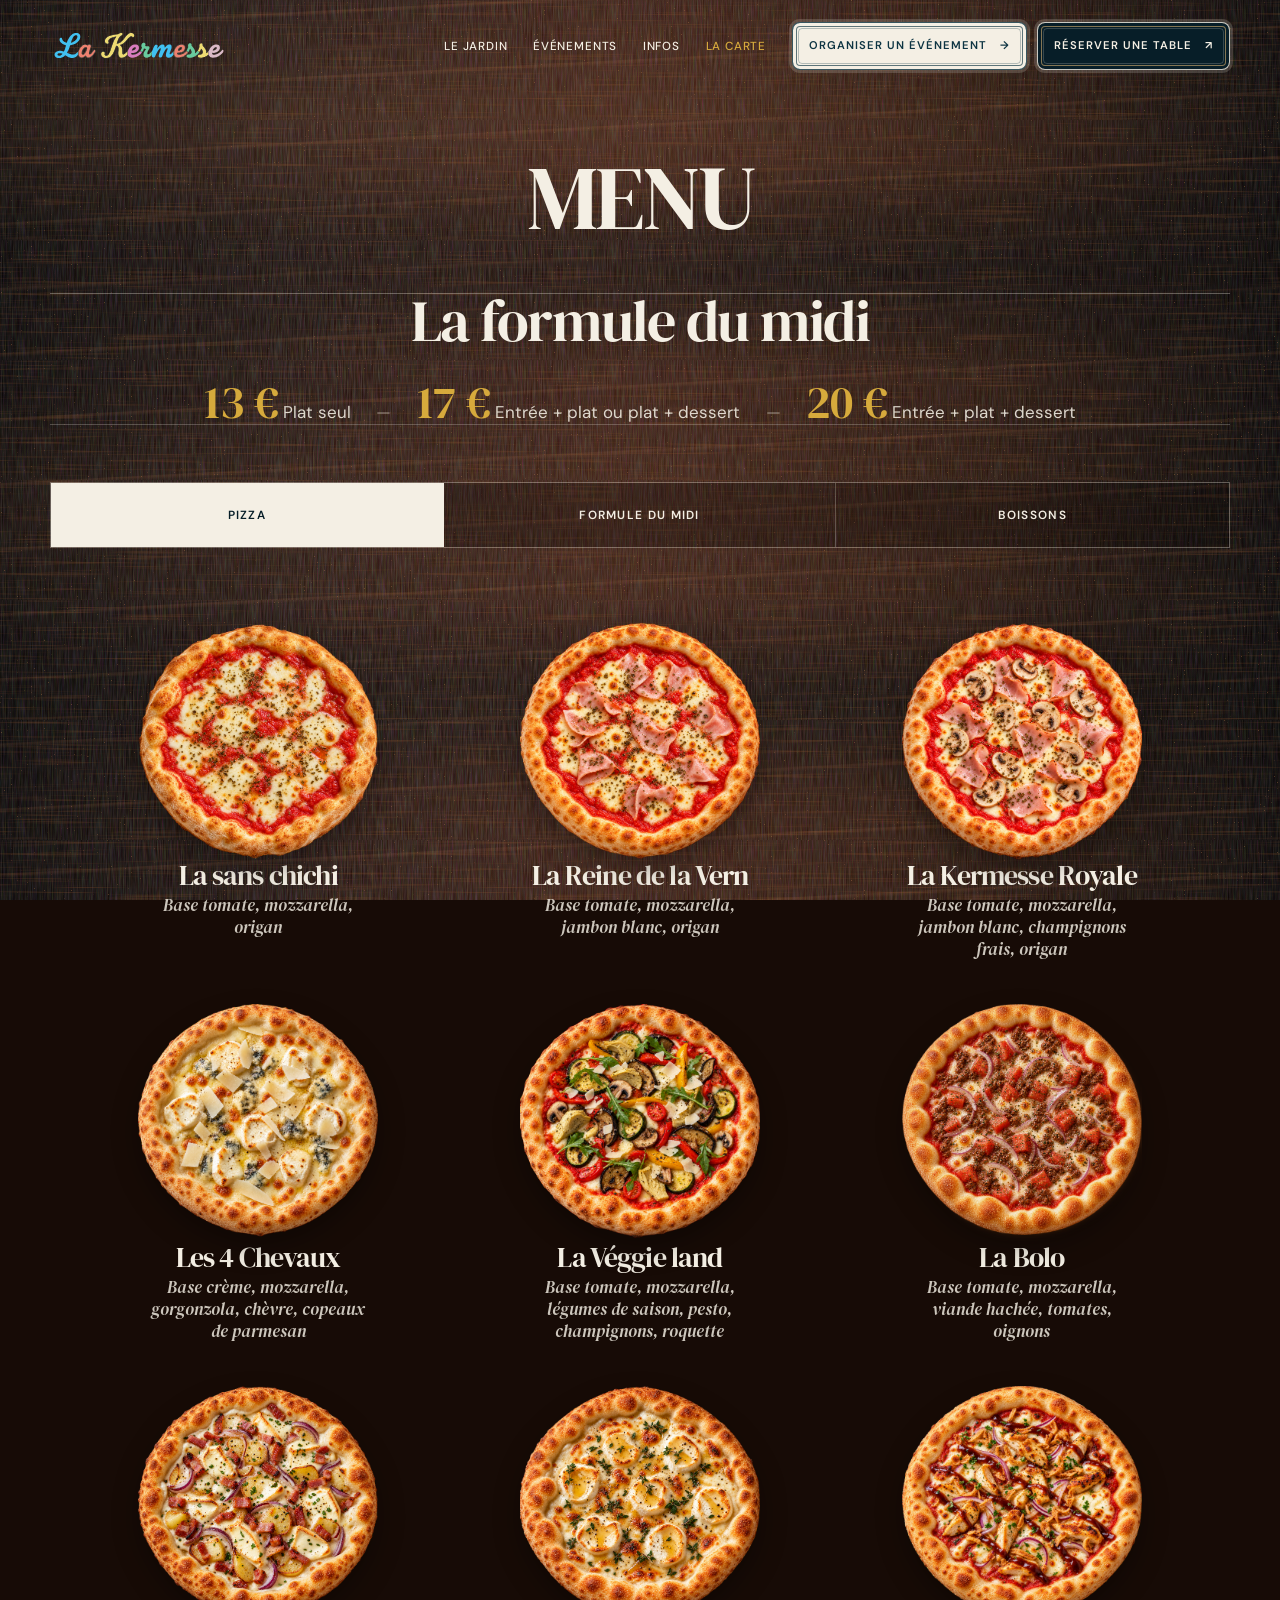
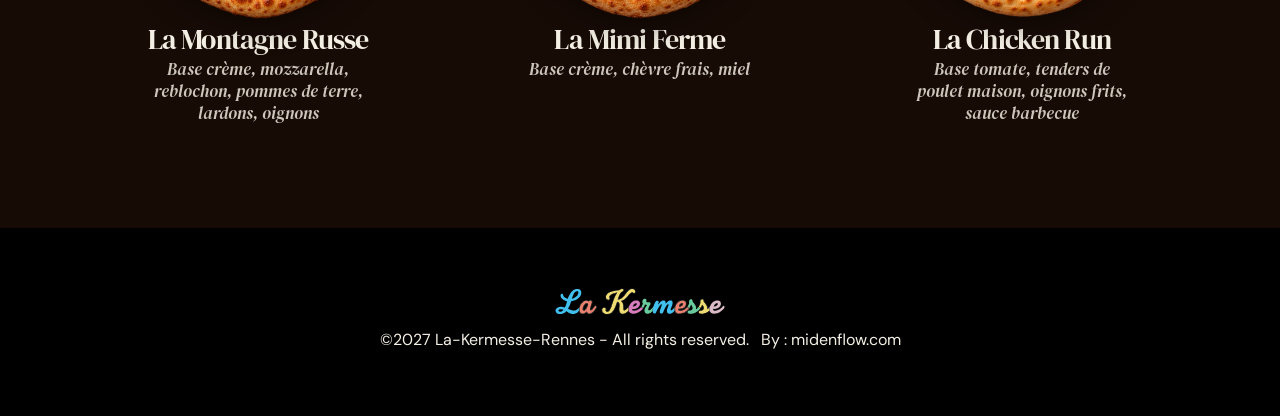
<file: carte.html>
<!doctype html>
<html lang="fr">
<head>
  <meta charset="utf-8">
  <meta name="viewport" content="width=device-width, initial-scale=1">
  <title>La Carte | La Kermesse Rennes</title>
  <meta name="description" content="La carte de La Kermesse à Rennes : déjeuner, pizzas et desserts au fil des saisons.">
  <meta name="theme-color" content="#120b06">
  <link rel="icon" type="image/svg+xml" href="assets/images/la-kermesse-logo.svg">
  <link rel="preconnect" href="https://fonts.googleapis.com">
  <link rel="preconnect" href="https://fonts.gstatic.com" crossorigin>
  <link href="https://fonts.googleapis.com/css2?family=Caveat:wght@500;600;700&family=DM+Sans:opsz,wght@9..40,400;9..40,500;9..40,600&family=DM+Serif+Display:ital@0;1&display=swap" rel="stylesheet">
  <link rel="stylesheet" href="assets/css/styles.css">
  <link rel="stylesheet" href="assets/css/carte.css">
</head>
<body class="carte-page">
  <a class="skip-link" href="#carte-catalogue">Aller à la carte</a>
  <header class="site-header" data-header>
    <a class="brand" href="index.html" aria-label="La Kermesse — accueil"><img src="assets/images/la-kermesse-logo.svg" alt="La Kermesse"></a>
    <button class="menu-toggle" type="button" aria-expanded="false" aria-controls="site-menu"><span></span><span></span><span class="sr-only">Ouvrir le menu</span></button>
    <nav id="site-menu" class="site-nav" aria-label="Navigation principale">
      <a href="index.html#jardin">Le Jardin</a>
      <a href="index.html#evenements">Événements</a>
      <a href="index.html#infos">Infos</a>
      <a href="carte.html" aria-current="page">La Carte</a>
      <div class="site-nav__actions">
        <a class="button button--nav site-nav__event-button" href="reservation.html?mode=privatisation">Organiser un événement <span aria-hidden="true">→</span></a>
        <a class="button button--nav" href="reservation.html">Réserver une table <span aria-hidden="true">↗</span></a>
      </div>
    </nav>
  </header>

  <main id="main" class="carte-main" data-carte-app aria-busy="true">
    <section class="carte-intro wrap" data-carte-intro></section>
    <section class="carte-formula wrap" aria-labelledby="carte-formula-title" data-carte-formula></section>
    <section id="carte-catalogue" class="carte-catalogue wrap" aria-label="Menu La Kermesse">
      <div class="carte-tabs-wrap">
        <div class="carte-tabs" role="tablist" aria-label="Catégories de la carte" data-carte-tabs></div>
      </div>
      <div id="carte-panel" class="carte-panel" role="tabpanel" aria-labelledby="carte-tab-pizza" data-carte-panel></div>
    </section>
  </main>

  <footer class="site-footer"><div class="wrap"><a class="brand brand--footer" href="index.html" aria-label="La Kermesse — accueil"><img src="assets/images/la-kermesse-logo.svg" alt="La Kermesse"></a><p>©2027 La-Kermesse-Rennes - All rights reserved. &nbsp; By : <a href="https://midenflow.com" target="_blank" rel="noopener">midenflow.com</a></p></div></footer>
  <script src="assets/data/menu-data.js"></script>
  <script src="assets/js/site.js"></script>
  <script src="assets/js/carte.js"></script>
</body>
</html>
</file>
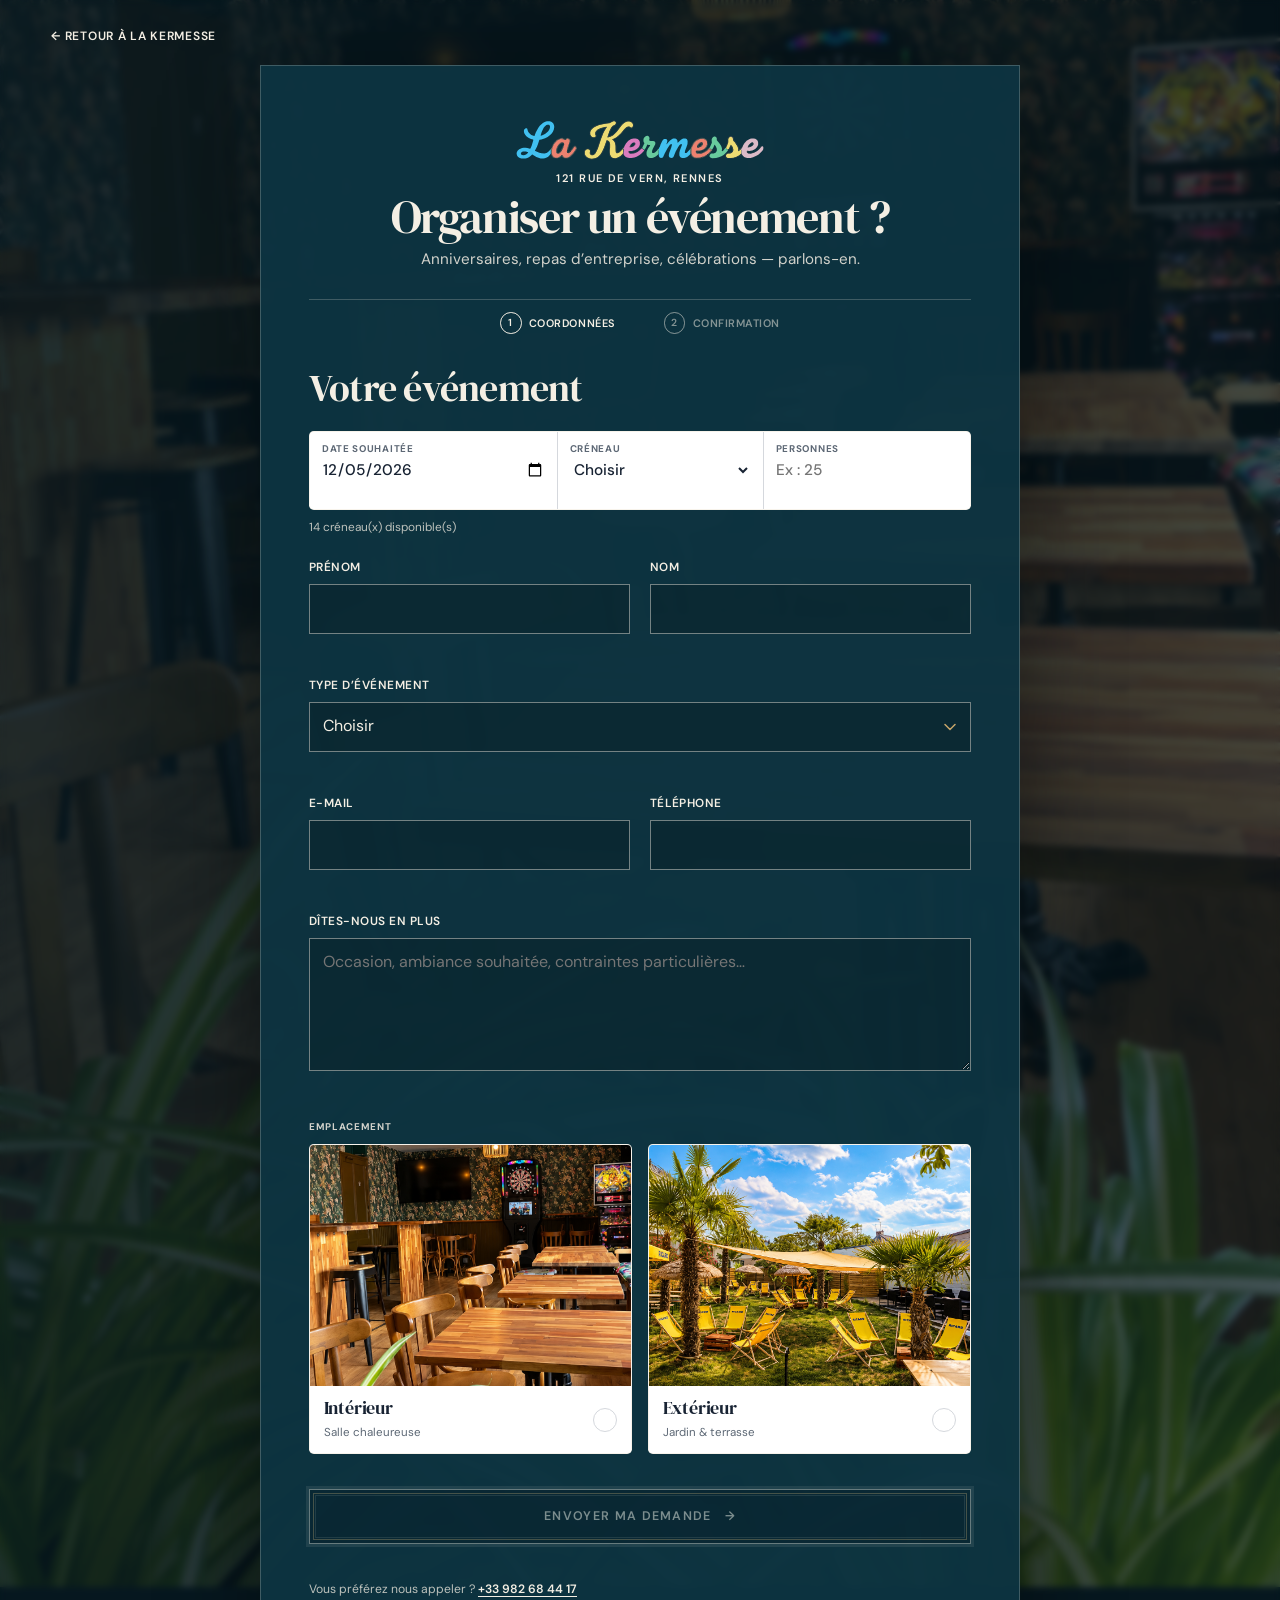
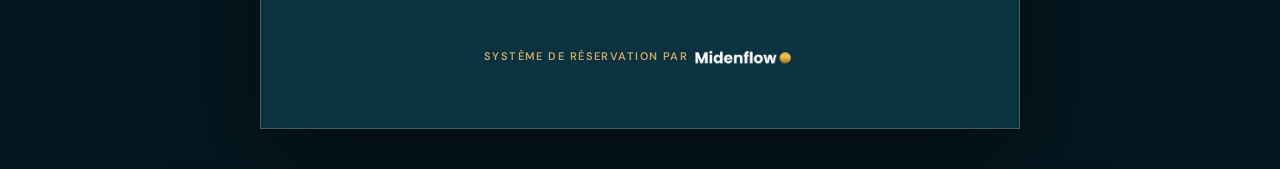
<file: reservation-groupes.html>
<!doctype html>
<html lang="fr">
<head>
  <meta charset="utf-8">
  <meta name="viewport" content="width=device-width, initial-scale=1">
  <meta name="description" content="Organisez votre événement à La Kermesse, 121 rue de Vern à Rennes.">
  <title>Organiser un événement | La Kermesse Rennes</title>

  <link rel="icon" href="./assets/images/la-kermesse-logo.svg" sizes="32x32">
  <link rel="icon" href="./assets/images/la-kermesse-logo.svg" sizes="192x192">
  <link rel="apple-touch-icon" href="./assets/images/la-kermesse-logo.svg">
  <meta name="msapplication-TileImage" content="./assets/images/la-kermesse-logo.svg">

  <link rel="preconnect" href="https://fonts.googleapis.com">
  <link rel="preconnect" href="https://fonts.gstatic.com" crossorigin>
  <link href="https://fonts.googleapis.com/css2?family=DM+Sans:opsz,wght@9..40,400;9..40,500;9..40,600&family=DM+Serif+Display&display=swap" rel="stylesheet">

  <style>
  /* ============================================
     La Kermesse – Event page styles
     ============================================ */

  :root {
    --ink: #071e28;
    --petrol: #0d3442;
    --night: #06171f;
    --cream: #f4efe4;
    --gold: #c6a56a;
    --coral: #ff7e78;
    --line: rgba(244, 239, 228, 0.22);
    --serif: "DM Serif Display", Georgia, serif;
    --sans: "DM Sans", Arial, sans-serif;
    --wrap: 760px;
    --radius: 0.3rem;
    --transition: 0.25s ease;
  }

  *, *::before, *::after { box-sizing: border-box; }
  html { scroll-behavior: smooth; }

  body {
    margin: 0;
    background: var(--night);
    color: var(--cream);
    font-family: var(--sans);
    font-size: 16px;
    line-height: 1.55;
    -webkit-font-smoothing: antialiased;
  }

  img { display: block; max-width: 100%; height: auto; }
  a   { color: inherit; text-decoration: none; }
  button { font: inherit; }

  .sr-only {
    position: absolute !important;
    width: 1px; height: 1px;
    padding: 0; margin: -1px;
    overflow: hidden; clip: rect(0,0,0,0);
    white-space: nowrap; border: 0;
  }

  .skip-link {
    position: fixed; z-index: 100; top: 1rem; left: 1rem;
    padding: 0.6rem 0.9rem;
    background: var(--cream); color: var(--ink);
    transform: translateY(-200%);
    transition: transform var(--transition);
  }
  .skip-link:focus { transform: none; }

  /* ---------- Layout ---------- */
  .shell {
    position: relative; isolation: isolate;
    display: grid; place-items: center;
    min-height: 100vh; padding: 2.5rem 1.25rem;
    background:
      linear-gradient(110deg, rgba(6,23,31,0.91), rgba(6,23,31,0.7)),
      url("./assets/images/06_indoor_room.png") center / cover fixed no-repeat;
  }
  .shell::before {
    content: ""; position: absolute; inset: 0; z-index: -1;
    backdrop-filter: blur(3px);
  }

  .back-home {
    position: absolute; top: 1.7rem; left: clamp(1.25rem,4vw,4rem);
    z-index: 10; font-size: 0.75rem; font-weight: 600;
    letter-spacing: 0.06em; text-transform: uppercase;
    color: var(--cream); transition: opacity var(--transition);
  }
  .back-home:hover { opacity: 0.7; }

  .panel {
    position: relative; z-index: 1;
    width: min(100%, var(--wrap));
    padding: clamp(1.5rem,4vw,3rem);
    background: rgba(13,52,66,0.95);
    border: 1px solid var(--line);
    box-shadow: 0 30px 90px rgba(0,0,0,0.42);
  }

  /* ---------- Header ---------- */
  .panel__head { text-align: center; }
  .panel__logo {
    width: min(260px,70%); height: 52px;
    margin: 0 auto 0.4rem;
    object-fit: contain; object-position: center;
  }
  .title-eyebrow {
    margin: 0 0 0.5rem;
    text-transform: uppercase;
    letter-spacing: 0.13em;
    font-size: 0.69rem; font-weight: 600; line-height: 1.2;
    color: var(--gold);
  }
  .eyebrow {
    margin: 0 0 0.5rem;
    text-transform: uppercase;
    letter-spacing: 0.13em;
    font-size: 0.69rem; font-weight: 600; line-height: 1.2;
    color: var(--gold);
  }
  .eyebrow-cream {
    margin: 0 0 0.5rem;
    text-transform: uppercase;
    letter-spacing: 0.13em;
    font-size: 0.69rem; font-weight: 600; line-height: 1.2;
    color: var(--cream);
  }
  .panel h1 {
    margin: 0.1rem 0 0.35rem;
    font-family: var(--serif); font-weight: 400;
    font-size: clamp(2.2rem,3.6vw,3.4rem);
    line-height: 1.06; letter-spacing: -0.03em;
  }
  .panel__lead {
    margin: 0; font-size: 0.95rem;
    color: rgba(244,239,228,0.85);
  }

  /* ---------- Notice ---------- */
  .notice {
    margin: 1.2rem 0 0; padding: 0.75rem 1rem;
    border-left: 2px solid var(--gold);
    background: rgba(6,23,31,0.32);
    font-size: 0.78rem; color: rgba(244,239,228,0.9);
  }

  /* ---------- Progress ---------- */
  .progress {
    display: flex;
    justify-content: center;
    gap: 3rem;
    list-style: none;
    margin: 1.7rem 0 1.5rem;
    padding: 0;
    border-top: 1px solid var(--line);
  }
  .progress li {
    display: flex; align-items: center; gap: 0.45rem;
    padding-top: 0.8rem;
    color: rgba(244,239,228,0.52);
    font-size: 0.68rem; font-weight: 600;
    letter-spacing: 0.05em; text-transform: uppercase;
  }
  .progress li span {
    display: grid; place-items: center;
    width: 1.35rem; height: 1.35rem;
    border: 1px solid currentColor; border-radius: 50%;
    font-size: 0.64rem;
  }
  .progress .is-current { color: var(--cream); }

  /* ---------- Alerts ---------- */
  .alert {
    margin-bottom: 1rem; padding: 0.75rem 1rem;
    border-left: 2px solid var(--coral);
    background: rgba(255,126,120,0.12);
    font-size: 0.82rem;
  }
  .alert--error   { border-left-color: var(--coral); }
  .alert--success { border-left-color: #59d581; background: rgba(89,213,129,0.12); }

  /* ---------- Steps ---------- */
  .step { transition: opacity var(--transition); }
  .step[hidden] { display: none !important; }
  .step h2 {
    margin: 0 0 0.85rem;
    font-family: var(--serif);
    font-size: clamp(1.9rem,3vw,2.5rem);
    font-weight: 400; letter-spacing: -0.02em;
  }

  /* ---------- Picker (date / time / party) ---------- */
  .picker {
    display: grid; grid-template-columns: 1.2fr 1fr 1fr;
    border: 1px solid rgba(244,239,228,0.75);
    border-radius: var(--radius);
    background: #fff; color: #182333;
    overflow: hidden;
  }
  .picker__cell {
    display: grid; gap: 0.16rem; min-width: 0;
    padding: 0.55rem 0.75rem;
    border-right: 1px solid #d5d8dd;
    cursor: pointer;
  }
  .picker__cell:last-child { border-right: 0; }
  .picker__label {
    font-size: 0.61rem; font-weight: 700;
    letter-spacing: 0.07em; text-transform: uppercase;
    color: #5d6875;
  }
  .picker input, .picker select {
    width: 100%; min-width: 0; padding: 0;
    border: 0; outline: 0; background: transparent;
    color: #182333; font: 500 0.96rem/1.35 var(--sans);
    cursor: pointer;
  }
  .picker input:focus, .picker select:focus { box-shadow: 0 2px 0 var(--gold); }
  .picker select:disabled { color: #777; cursor: wait; }
  .picker select option { color: #182333; background: #fff; }

  .picker input[type="number"] {
    cursor: text;
    -moz-appearance: textfield;
    appearance: textfield;
  }
  .picker input[type="number"]::-webkit-outer-spin-button,
  .picker input[type="number"]::-webkit-inner-spin-button {
    -webkit-appearance: none;
    margin: 0;
  }
  .party-back {
    margin-top: 0.15rem;
    padding: 0;
    border: 0;
    background: none;
    color: #5d6875;
    font-size: 0.6rem;
    font-weight: 600;
    letter-spacing: 0.04em;
    text-transform: uppercase;
    cursor: pointer;
    text-align: left;
    transition: color var(--transition);
  }
  .party-back:hover { color: var(--coral); }

  .picker__cell.has-error { background: rgba(255,126,120,0.1); }
  .picker__cell.has-error input,
  .picker__cell.has-error select { color: var(--coral); }

  .status {
    min-height: 1.25rem; margin: 0.55rem 0 0;
    font-size: 0.74rem; color: rgba(244,239,228,0.76);
  }
  .status.is-closed { color: var(--coral); font-weight: 600; }

  /* ============================================
     LOCATION PICKER  (Intérieur / Extérieur)
     ============================================ */
  .location {
    margin-top: 1.6rem;
  }
  .location__heading {
    margin: 0 0 0.6rem;
    font-size: 0.61rem; font-weight: 700;
    letter-spacing: 0.07em; text-transform: uppercase;
    color: rgba(244,239,228,0.85);
  }
  .location__grid {
    display: grid; grid-template-columns: 1fr 1fr; gap: 1rem;
  }
  .location__card {
    position: relative;
    display: block;
    background: #fff; color: #182333;
    border: 1px solid rgba(244,239,228,0.75);
    border-radius: var(--radius);
    cursor: pointer;
    overflow: hidden;
    transition: transform var(--transition), box-shadow var(--transition);
  }
  .location__card:hover { transform: translateY(-2px); }
  .location__card input[type="radio"] {
    position: absolute; opacity: 0; pointer-events: none;
  }
  .location__image {
    position: relative;
    aspect-ratio: 4 / 3;
    overflow: hidden;
    background: var(--petrol);
  }
  .location__image img {
    width: 100%; height: 100%;
    object-fit: cover;
    transition: transform 0.5s ease, filter 0.35s ease;
  }
  .location__card:hover .location__image img { transform: scale(1.04); }

  .location__meta {
    display: flex; align-items: center; justify-content: space-between;
    gap: 0.6rem;
    padding: 0.7rem 0.85rem;
  }
  .location__title {
    font-family: var(--serif);
    font-size: 1.15rem; line-height: 1.1;
    letter-spacing: -0.01em;
  }
  .location__desc {
    display: block;
    margin-top: 0.15rem;
    font-size: 0.72rem;
    color: #5d6875;
  }
  .location__check {
    flex: 0 0 auto;
    display: grid; place-items: center;
    width: 1.5rem; height: 1.5rem;
    border-radius: 50%;
    border: 1px solid #d5d8dd;
    background: #fff;
    color: transparent;
    font-size: 0.85rem; line-height: 1;
    transition: background var(--transition), color var(--transition), border-color var(--transition);
  }

  .location__card.is-selected {
    border-color: var(--gold);
    box-shadow:
      0 0 0 1px var(--gold),
      0 8px 24px rgba(198,165,106,0.25);
  }
  .location__card.is-selected .location__image img { filter: brightness(1.04); }
  .location__card.is-selected .location__check {
    background: var(--gold);
    border-color: var(--gold);
    color: #071e28;
  }

  .location.has-error .location__card {
    border-color: var(--coral);
  }
  .location.has-error .location__grid { outline: none; }

  .location__error {
    margin: 0.6rem 0 0;
    font-size: 0.72rem;
    color: var(--coral);
    min-height: 1rem;
  }

  /* ---------- Buttons ---------- */
  .btn {
    position: relative; isolation: isolate;
    display: inline-flex; align-items: center; justify-content: center;
    gap: 0.8rem; width: 100%; min-height: 3.45rem;
    padding: 0.9rem 1.4rem; margin-top: 0.55rem;
    background: #071e28; color: var(--cream);
    border: 1px solid rgba(244,239,228,0.82);
    box-shadow:
      inset 0 0 0 3px #071e28,
      inset 0 0 0 4px rgba(198,165,106,0.66),
      0 0 0 3px rgba(244,239,228,0.18);
    font-size: 0.78rem; font-weight: 600;
    letter-spacing: 0.105em; text-transform: uppercase;
    cursor: pointer;
    transition: transform var(--transition), background var(--transition),
                box-shadow var(--transition), color var(--transition);
  }
  .btn::after {
    content: ""; position: absolute; inset: 5px;
    border: 1px solid rgba(244,239,228,0.2);
    pointer-events: none;
    transition: inset var(--transition), border-color var(--transition);
  }
  .btn:hover:not(:disabled) {
    background: #143f4e;
    box-shadow:
      inset 0 0 0 3px #143f4e,
      inset 0 0 0 4px var(--gold),
      0 0 0 4px rgba(198,165,106,0.36);
    transform: translateY(-3px);
  }
  .btn:hover:not(:disabled)::after {
    inset: 3px; border-color: rgba(244,239,228,0.55);
  }
  .btn:disabled { opacity: 0.48; cursor: not-allowed; transform: none; }
  .btn:disabled:hover {
    background: #071e28;
    box-shadow:
      inset 0 0 0 3px #071e28,
      inset 0 0 0 4px rgba(198,165,106,0.66),
      0 0 0 3px rgba(244,239,228,0.18);
  }

  /* ---------- Back link ---------- */
  .link-back {
    margin: 0 0 1.4rem; padding: 0; border: 0; background: none;
    color: var(--cream); font-size: 0.74rem; font-weight: 600;
    letter-spacing: 0.05em; text-transform: uppercase;
    cursor: pointer; transition: opacity var(--transition);
  }
  .link-back:hover { opacity: 0.7; }

  /* ---------- Fields ---------- */
  .fields { display: grid; grid-template-columns: 1fr 1fr; gap: 1.2rem; padding-top: 3%;}
  .field { display: grid; gap: 0.45rem; }
  .field--wide { grid-column: 1 / -1; }
  .field label {
    font-size: 0.74rem; font-weight: 600;
    letter-spacing: 0.04em; text-transform: uppercase;
  }
  .field .optional {
    font-weight: 400; text-transform: none;
    letter-spacing: 0; opacity: 0.7;
  }
  .field input,
  .field select,
  .field textarea {
    width: 100%;
    border: 1px solid rgba(244,239,228,0.45);
    border-radius: 0;
    background: rgba(6,23,31,0.35);
    color: var(--cream);
    padding: 0.85rem 0.8rem;
    font: 400 1rem/1.3 var(--sans);
    outline: none;
    transition: border-color var(--transition), box-shadow var(--transition);
  }

  /* Custom select — kills the OS grey look */
  .field select {
    -webkit-appearance: none;
    -moz-appearance: none;
    appearance: none;
    background-color: rgba(6,23,31,0.35);
    background-image: url("data:image/svg+xml;charset=UTF-8,%3Csvg xmlns='http://www.w3.org/2000/svg' viewBox='0 0 12 8'%3E%3Cpath d='M1 1.5l5 5 5-5' fill='none' stroke='%23c6a56a' stroke-width='1.5' stroke-linecap='round' stroke-linejoin='round'/%3E%3C/svg%3E");
    background-repeat: no-repeat;
    background-position: right 0.9rem center;
    background-size: 12px 8px;
    padding-right: 2.4rem;
    cursor: pointer;
  }

  /* Dropdown items — same palette as the form */
  .field select option {
    background-color: #0d3442;
    color: #f4efe4;
    padding: 8px 10px;
  }

  .field select option:checked,
  .field select option:hover {
    background-color: #c6a56a;
    color: #071e28;
  }

  .field input:focus, .field select:focus, .field textarea:focus {
    border-color: var(--gold);
    box-shadow: 0 0 0 3px rgba(198,165,106,0.25);
  }
  .field textarea { resize: vertical; min-height: 4.5rem; }
  .field-error {
    margin: 0; font-size: 0.72rem;
    color: var(--coral); min-height: 1rem;
  }
  .field.has-error input,
  .field.has-error select,
  .field.has-error textarea { border-color: var(--coral); }

  /* ---------- Summary ---------- */
  .summary {
    display: grid; grid-template-columns: repeat(3, 1fr); gap: 0.5rem;
    margin: 1.6rem 0; padding: 1rem 0;
    border-top: 1px solid var(--line);
    border-bottom: 1px solid var(--line);
  }
  .summary div { font-size: 0.72rem; }
  .summary span {
    display: block; margin-bottom: 0.2rem;
    color: rgba(244,239,228,0.6);
    font-size: 0.62rem; font-weight: 600;
    letter-spacing: 0.07em; text-transform: uppercase;
  }

  /* ---------- Legal / phone ---------- */
  .legal, .phone-help {
    margin: 1.1rem 0; font-size: 0.76rem;
    color: rgba(244,239,228,0.76);
  }
  .phone-help a {
    text-decoration: underline; text-underline-offset: 3px;
    color: var(--cream); font-weight: 600;
  }

  /* ---------- Result ---------- */
  .result { text-align: center; }
  .result h2 { margin: 0.2rem 0 1rem; }
  .result p  { font-size: 1.05rem; }
  .reference {
    margin: 1.7rem auto; padding: 1rem; max-width: 320px;
    border: 1px solid var(--line);
  }
  .reference span {
    display: block; margin-bottom: 0.25rem;
    font-size: 0.65rem; font-weight: 600;
    letter-spacing: 0.08em; text-transform: uppercase;
  }
  .reference strong {
    font-family: var(--serif);
    font-size: 1.6rem; font-weight: 400;
  }

  /* ---------- Honeypot ---------- */
  .honeypot {
    position: absolute !important;
    left: -9999px !important;
    width: 1px; height: 1px; overflow: hidden;
  }

  /* ---------- Responsive ---------- */
  @media (max-width: 700px) {
    .shell { padding: 4.5rem 0 0; background-attachment: scroll; }
    .back-home { top: 1.3rem; left: 1.1rem; }
    .panel {
      min-height: calc(100vh - 4.5rem);
      padding: 1.25rem 1rem; border-inline: 0;
    }
    .panel__logo { height: 46px; }
    .panel h1    { font-size: 2.2rem; }

    .progress { gap: 1.5rem; margin: 1rem 0; }
    .progress li { font-size: 0.54rem; }

    .picker { grid-template-columns: 1fr; }
    .picker__cell {
      border-right: 0;
      border-bottom: 1px solid #d5d8dd;
    }
    .picker__cell:last-child { border-bottom: 0; }

    .location__grid { grid-template-columns: 1fr; gap: 0.8rem; }
    .location__title { font-size: 1.05rem; }

    .fields  { grid-template-columns: 1fr; }
    .summary { grid-template-columns: 1fr; }
    .btn     { font-size: 0.67rem; }
  }

  @media (max-width: 400px) {
    .panel h1 { font-size: 1.9rem; }
    .panel__lead { font-size: 0.85rem; }
  }

  /* ============================================
     Allergy toggle
     ============================================ */
  .yesno {
    display: inline-flex;
    gap: 0.35rem;
    padding: 0.25rem;
    background: rgba(6, 23, 31, 0.35);
    border: 1px solid rgba(244, 239, 228, 0.35);
    width: fit-content;
    justify-self: start;
  }

  .yesno .yesno__opt {
    position: relative;
    display: inline-block;
    font-size: 0.78rem;
    font-weight: 600;
    letter-spacing: 0.06em;
    text-transform: uppercase;
    cursor: pointer;
    line-height: 1;
  }

  .yesno .yesno__opt input {
    position: absolute;
    opacity: 0;
    pointer-events: none;
    width: 0;
    height: 0;
  }

  .yesno .yesno__opt > span {
    display: block;
    padding: 0.6rem 1.15rem;
    color: rgba(244, 239, 228, 0.65);
    transition: background 0.2s ease, color 0.2s ease;
  }

  .yesno .yesno__opt input:checked + span {
    background: var(--gold);
    color: #071e28;
  }

  .yesno .yesno__opt input:focus-visible + span {
    outline: 2px solid var(--gold);
    outline-offset: 2px;
  }

  .allergy-details {
    display: none;
    gap: 0.45rem;
    margin-top: 0.5rem;
    animation: slideDown 0.25s ease;
  }
  .allergy-details:not([hidden]) {
    display: grid;
  }

  .allergy-details label {
    font-size: 0.72rem;
    font-weight: 600;
    letter-spacing: 0.04em;
    text-transform: uppercase;
    color: rgba(244, 239, 228, 0.85);
  }

  .allergy-details textarea {
    width: 100%;
    border: 1px solid rgba(244, 239, 228, 0.45);
    background: rgba(6, 23, 31, 0.35);
    color: var(--cream);
    padding: 0.85rem 0.8rem;
    font: 400 1rem/1.3 var(--sans);
    outline: none;
    resize: vertical;
    min-height: 3.5rem;
    transition: border-color var(--transition), box-shadow var(--transition);
  }

  .allergy-details textarea:focus {
    border-color: var(--gold);
    box-shadow: 0 0 0 3px rgba(198, 165, 106, 0.25);
  }

  @keyframes slideDown {
    from { opacity: 0; transform: translateY(-4px); }
    to   { opacity: 1; transform: none; }
  }
  .midenflow-copyright {
    display: flex;
    justify-content: center;
    align-items: center;
  }
  </style>
</head>
<body class="booking-page">

  <a class="skip-link" href="#event-panel">Aller au formulaire</a>

  <main class="shell">
    <a class="back-home" href="/">← Retour à La Kermesse</a><br>

    <section id="event-panel" class="panel" aria-labelledby="event-title">
      <header class="panel__head">
        <img class="panel__logo" src="assets/images/la-kermesse-logo.svg" alt="La Kermesse" width="260" height="52">
        <p class="eyebrow-cream">121 rue de Vern, Rennes</p>
        <h1 id="event-title">Organiser un événement ?</h1>
        <p class="panel__lead">Anniversaires, repas d’entreprise, célébrations — parlons-en.</p>
      </header>

      <ol class="progress" aria-label="Progression de la demande">
        <li class="is-current" data-progress="1"><span>1</span>Coordonnées</li>
        <li data-progress="2"><span>2</span>Confirmation</li>
      </ol>

      <div class="alert alert--error" id="global-error" role="alert" hidden></div>

      <form id="event-form" novalidate>
        <input type="hidden" name="csrf" id="csrf-token" value="">

        <!-- ============ ÉTAPE 1 ============ -->
        <section class="step" data-step="1" aria-labelledby="step1-title">
          <h2 id="step1-title">Votre événement</h2>

          <div class="picker" role="group" aria-label="Date, horaire et nombre de personnes">
            <div class="picker__cell">
              <label class="picker__label" for="date">Date souhaitée</label>
              <input type="date" id="date" name="date" required aria-describedby="date-error" autocomplete="off">
              <p class="field-error" id="date-error" data-error-for="date" role="alert"></p>
            </div>

            <div class="picker__cell">
              <label class="picker__label" for="time">Créneau</label>
              <select id="time" name="time" required disabled aria-describedby="time-error"><option value="">Choisir</option></select>
              <p class="field-error" id="time-error" data-error-for="time" role="alert"></p>
            </div>

            <div class="picker__cell">
              <label class="picker__label" for="partySize">Personnes</label>
              <select id="partySize" name="partySize" required aria-describedby="party-error" style="display: none;"><option value="1">1 personne</option><option value="2">2 personnes</option><option value="3">3 personnes</option><option value="4">4 personnes</option><option value="5">5 personnes</option><option value="6">6 personnes</option><option value="7">7 personnes</option><option value="8">8 personnes</option><option value="9">9 personnes</option><option value="10">10 personnes</option><option value="11">11 personnes</option><option value="12">12 personnes</option><option value="13">13 personnes</option><option value="14">14 personnes</option><option value="15">15 personnes</option><option value="16">16 personnes</option><option value="17">17 personnes</option><option value="18">18 personnes</option><option value="+18">+ de 18 personnes</option></select>
              <input type="number" id="partySizeCustom" name="partySizeCustom" min="19" max="200" inputmode="numeric" placeholder="Ex : 25" aria-describedby="party-error">
              <p class="field-error" id="party-error" data-error-for="partySize" role="alert"></p>
            </div>
          </div>

          <p class="status" id="availability-status" aria-live="polite">Choisissez une date et le nombre de personnes pour voir les disponibilités.</p>

          <div class="fields">

            <div class="field">
              <label for="firstName">Prénom</label>
              <input type="text" id="firstName" name="firstName" maxlength="80" autocomplete="given-name" required aria-describedby="firstName-error">
              <p class="field-error" id="firstName-error" data-error-for="firstName" role="alert"></p>
            </div>

            <div class="field">
              <label for="lastName">Nom</label>
              <input type="text" id="lastName" name="lastName" maxlength="80" autocomplete="family-name" required aria-describedby="lastName-error">
              <p class="field-error" id="lastName-error" data-error-for="lastName" role="alert"></p>
            </div>

            <div class="field field--wide">
              <label for="eventType">Type d’événement</label>
              <select id="eventType" name="eventType" required aria-describedby="eventType-error">
                <option value="">Choisir</option>
                <option value="Anniversaire">Anniversaire</option>
                <option value="Événement d’entreprise">Événement d’entreprise</option>
                <option value="Mariage">Mariage</option>
                <option value="Baptême / Communion">Baptême / Communion</option>
                <option value="Repas de famille">Repas de famille</option>
                <option value="Soirée privée">Soirée privée</option>
                <option value="Autre">Autre</option>
              </select>
              <p class="field-error" id="eventType-error" data-error-for="eventType" role="alert"></p>
            </div>

            <div class="field">
              <label for="email">E-mail</label>
              <input type="email" id="email" name="email" maxlength="160" autocomplete="email" required aria-describedby="email-error">
              <p class="field-error" id="email-error" data-error-for="email" role="alert"></p>
            </div>

            <div class="field">
              <label for="phone">Téléphone</label>
              <input type="tel" id="phone" name="phone" maxlength="30" autocomplete="tel" required aria-describedby="phone-error">
              <p class="field-error" id="phone-error" data-error-for="phone" role="alert"></p>
            </div>

            <div class="field field--wide">
              <label for="message">Dîtes-nous en plus</span></label>
              <textarea id="message" name="message" rows="5" maxlength="2000" placeholder="Occasion, ambiance souhaitée, contraintes particulières…" aria-describedby="message-error"></textarea>
              <p class="field-error" id="message-error" data-error-for="message" role="alert"></p>
            </div>

          </div>

          <!-- ============ EMPLACEMENT ============ -->
          <div class="location" id="location-picker" role="radiogroup" aria-label="Choisissez l’emplacement de votre événement">
            <p class="location__heading" id="location-label">Emplacement</p>

            <div class="location__grid" aria-labelledby="location-label">

              <label class="location__card" data-location="inside">
                <input type="radio" name="location" value="inside" aria-labelledby="loc-inside-title">
                <div class="location__image">
                  <img src="assets/images/06_indoor_room.png" alt="Salle intérieure de La Kermesse" loading="lazy" width="600" height="450">
                </div>
                <div class="location__meta">
                  <div>
                    <span class="location__title" id="loc-inside-title">Intérieur</span>
                    <span class="location__desc">Salle chaleureuse</span>
                  </div>
                  <span class="location__check" aria-hidden="true">✓</span>
                </div>
              </label>

              <label class="location__card" data-location="outside">
                <input type="radio" name="location" value="outside" aria-labelledby="loc-outside-title">
                <div class="location__image">
                  <img src="assets/images/14_garden_center_canopy.png" alt="Terrasse et jardin de La Kermesse" loading="lazy" width="600" height="450">
                </div>
                <div class="location__meta">
                  <div>
                    <span class="location__title" id="loc-outside-title">Extérieur</span>
                    <span class="location__desc">Jardin &amp; terrasse</span>
                  </div>
                  <span class="location__check" aria-hidden="true">✓</span>
                </div>
              </label>

            </div>

            <p class="location__error" data-error-for="location" role="alert"></p>
          </div>

          <button type="submit" class="btn" id="submit-event">
            Envoyer ma demande <span aria-hidden="true">→</span>
          </button>

          <p class="phone-help"><br>
            Vous préférez nous appeler&nbsp;?
            <a href="tel:+33982684417">+33 982 68 44 17</a>
          </p>
        </section>
      </form>

      <!-- ============ ÉTAPE 2 ============ -->
      <section class="step result" data-step="2" hidden aria-live="polite" aria-labelledby="result-title">
        <p class="eyebrow">Votre demande est enregistrée</p>
        <h2 id="result-title">Merci&nbsp;!</h2>
        <p id="result-copy"></p>

        <div class="reference">
          <span>Référence</span>
          <strong id="result-reference">—</strong>
        </div>

        <p class="phone-help">
          Une question ? <a href="tel:+33982684417">09 82 68 44 17</a>
        </p>
        <a class="btn" href="/">Retour au site</a>
      </section>

      <br>
      <p class="panel__head eyebrow midenflow-copyright">
        <span>Système de réservation par</span>
        <a href="https://midenflow.com" target="_blank" rel="noopener">
          <img src="assets/images/midenflow_logo.png" alt="www.midenflow.com" style="height: 30px;">
        </a>
      </p>
    </section>
  </main>

  <script src="https://code.jquery.com/jquery-3.7.1.min.js" integrity="sha256-/JqT3SQfawRcv/BIHPThkBvs0OEvtFFmqPF/lYI/Cxo=" crossorigin="anonymous"></script>

<script>
/* ============================================
   La Kermesse – Event booking with jQuery
   ============================================ */
(function ($) {
  "use strict";

  // ---------- CONFIG ----------
  var APP_CONFIG = {
    maxPartySize:     18,
    customPartyMax:   500,
    minDate:          null,
    maxAdvanceDays:   730,
    slotInterval:     30,
    minLeadTimeMinutes: 30,

    openingHours: {
      0: null,
      1: { lunch: ["12:00", "14:00"], dinner: ["19:00", "23:00"] },
      2: { lunch: ["12:00", "14:00"], dinner: ["19:00", "23:00"] },
      3: { lunch: ["12:00", "14:00"], dinner: ["19:00", "23:00"] },
      4: { lunch: ["12:00", "14:00"], dinner: ["19:00", "23:00"] },
      5: { lunch: ["12:00", "14:00"], dinner: ["19:00", "23:00"] },
      6: { lunch: ["12:00", "14:00"], dinner: ["19:00", "23:00"] }
    },
    closedDates: [],
    dayNames: ['dimanche', 'lundi', 'mardi', 'mercredi', 'jeudi', 'vendredi', 'samedi']
  };

  // ---------- DOM ----------
  var $form            = $("#event-form");
  var $date            = $("#date");
  var $time            = $("#time");
  var $party           = $("#partySize");
  var $partyCustom     = $("#partySizeCustom");
  var $submitBtn       = $("#submit-event");
  var $globalError     = $("#global-error");
  var $availability    = $("#availability-status");
  var $csrf            = $("#csrf-token");
  var $locationPicker  = $("#location-picker");
  var $locationCards   = $locationPicker.find(".location__card");
  var $locationRadios  = $locationPicker.find('input[name="location"]');

  // ---------- State ----------
  var selectedTime     = "";
  var selectedLocation = "";
  var customPartyMode  = false;

  // ---------- Helpers ----------
  function pad2(n) { return String(n).padStart(2, "0"); }

  function toLocalISODate(d) {
    return d.getFullYear() + "-" + pad2(d.getMonth() + 1) + "-" + pad2(d.getDate());
  }

  function getPartySize() {
    if (customPartyMode) {
      var v = parseInt($partyCustom.val(), 10);
      if (isNaN(v) || v < 19) return "";
      return String(v);
    }
    var s = $party.val();
    if (s === "+18" || s === "") return "";
    return s;
  }

  // ---------- Init ----------
  function init() {
    var today   = new Date();
    var minDate = toLocalISODate(today);
    APP_CONFIG.minDate = minDate;
    $date.attr("min", minDate);

    var max = new Date(today);
    max.setDate(max.getDate() + APP_CONFIG.maxAdvanceDays);
    $date.attr("max", toLocalISODate(max));

    for (var i = 1; i <= APP_CONFIG.maxPartySize; i++) {
      $party.append(
        $("<option>", {
          value: i,
          text: i + (i === 1 ? " personne" : " personnes")
        })
      );
    }
    $party.append($("<option>", { value: "+18", text: "+ de 18 personnes" }));
    $party.val("2");

    $date.val(minDate);
    refreshAvailability();
  }

  // ---------- Time slots ----------
  function generateTimeSlots(dateStr) {
    if (!dateStr) return [];
    var date = new Date(dateStr + "T12:00:00");
    if (isNaN(date.getTime())) return [];

    var day   = date.getDay();
    var hours = APP_CONFIG.openingHours[day];
    if (!hours) return [];
    if (APP_CONFIG.closedDates.indexOf(dateStr) !== -1) return [];

    var slots = [];

    function addRange(start, end) {
      if (!start || !end) return;
      var sp = start.split(":"), ep = end.split(":");
      var current = new Date(date);
      current.setHours(+sp[0], +sp[1], 0, 0);
      var endTime = new Date(date);
      endTime.setHours(+ep[0], +ep[1], 0, 0);

      while (current <= endTime) {
        slots.push(pad2(current.getHours()) + ":" + pad2(current.getMinutes()));
        current.setMinutes(current.getMinutes() + APP_CONFIG.slotInterval);
      }
    }

    if (hours.lunch)  addRange(hours.lunch[0],  hours.lunch[1]);
    if (hours.dinner) addRange(hours.dinner[0], hours.dinner[1]);

    var unique = [];
    slots.forEach(function (s) { if (unique.indexOf(s) === -1) unique.push(s); });
    unique.sort();

    var todayStr = toLocalISODate(new Date());
    if (dateStr === todayStr) {
      var cutoff = new Date();
      cutoff.setMinutes(cutoff.getMinutes() + APP_CONFIG.minLeadTimeMinutes);

      unique = unique.filter(function (slot) {
        var parts = slot.split(":");
        var slotDate = new Date(date);
        slotDate.setHours(+parts[0], +parts[1], 0, 0);
        return slotDate > cutoff;
      });
    }

    return unique;
  }

  // ---------- Availability ----------
  function refreshAvailability() {
    var dateVal  = $date.val();
    var partyVal = getPartySize();

    $availability.removeClass("is-closed");

    if (!dateVal) {
      selectedTime = "";
      $time.prop("disabled", true).empty().append('<option value="">Choisir</option>');
      updateSubmitButton();
      $availability.text("Choisissez une date pour voir les disponibilités.");
      return;
    }

    if (!partyVal) {
      updateSubmitButton();
      $availability.text("Saisissez un nombre de 19 personnes ou plus.");
      return;
    }

    var previousTime = selectedTime || $time.val();
    var slots = generateTimeSlots(dateVal);

    $time.empty().append('<option value="">Choisir</option>');

    if (slots.length === 0) {
      $time.prop("disabled", true);
      selectedTime = "";
      updateSubmitButton();

      var dayIndex    = new Date(dateVal + "T12:00:00").getDay();
      var isClosedDay = APP_CONFIG.openingHours[dayIndex] === null;

      if (isClosedDay) {
        $availability
          .addClass("is-closed")
          .text("Nous sommes fermés le " + APP_CONFIG.dayNames[dayIndex] + " — essayez une autre date ou appelez-nous.");
      } else {
        var todayStr = toLocalISODate(new Date());
        var isToday  = dateVal === todayStr;
        $availability.text(
          isToday
            ? "Il n’y a plus de créneau disponible aujourd’hui. Essayez une autre date ou appelez-nous au 09 82 68 44 17."
            : "Aucun créneau disponible. Essayez une autre date."
        );
      }
      return;
    }

    slots.forEach(function (slot) {
      $time.append($("<option>", { value: slot, text: slot }));
    });

    if (previousTime && slots.indexOf(previousTime) !== -1) {
      $time.val(previousTime);
      selectedTime = previousTime;
    } else {
      selectedTime = "";
    }

    $time.prop("disabled", false);
    updateSubmitButton();
    $availability.text(slots.length + " créneau(x) disponible(s)");
  }

  // ---------- Submit button state ----------
  function updateSubmitButton() {
    var partyVal = getPartySize();
    var partyOk  = partyVal !== "" && parseInt(partyVal, 10) >= 1;
    $submitBtn.prop("disabled", !(partyOk && !!selectedTime && !!selectedLocation));
  }

  // ---------- Errors ----------
  function showError(fieldId, message) {
    if (fieldId === "location") {
      $locationPicker.addClass("has-error");
    } else {
      $("#" + fieldId).closest(".field, .picker__cell").addClass("has-error");
    }
    $('[data-error-for="' + fieldId + '"]').text(message);
  }

  function clearError(fieldId) {
    if (fieldId === "location") {
      $locationPicker.removeClass("has-error");
    } else {
      $("#" + fieldId).closest(".field, .picker__cell").removeClass("has-error");
    }
    $('[data-error-for="' + fieldId + '"]').text("");
  }

  function clearAllErrors() {
    $(".field-error").text("");
    $(".location__error").text("");
    $(".field, .picker__cell").removeClass("has-error");
    $locationPicker.removeClass("has-error");
    $globalError.attr("hidden", true).text("");
  }

  // ---------- Validation ----------
  function validateForm() {
    var valid = true;
    clearAllErrors();

    var firstName = $.trim($("#firstName").val());
    var lastName  = $.trim($("#lastName").val());
    var eventType = $("#eventType").val();
    var email     = $.trim($("#email").val());
    var phone     = $.trim($("#phone").val()).replace(/[\s.\-]/g, "");
    var partyVal  = parseInt(getPartySize(), 10);

    if (!$date.val())  { showError("date", "Veuillez choisir une date.");   valid = false; }
    if (!$time.val())  { showError("time", "Veuillez choisir un créneau."); valid = false; }

    if (!partyVal || partyVal < 1) {
      showError("partySize", "Veuillez choisir le nombre de personnes.");
      valid = false;
    } else if (customPartyMode && partyVal < 19) {
      showError("partySize", "Veuillez saisir 19 personnes ou plus.");
      valid = false;
    } else if (partyVal > APP_CONFIG.customPartyMax) {
      showError("partySize",
        "Pour un groupe de plus de " + APP_CONFIG.customPartyMax +
        " personnes, merci de nous appeler au 09 82 68 44 17.");
      valid = false;
    }

    if (firstName.length < 2) { showError("firstName", "Veuillez indiquer votre prénom (2 caractères min)."); valid = false; }
    if (lastName.length  < 2) { showError("lastName",  "Veuillez indiquer votre nom (2 caractères min).");    valid = false; }

    if (!eventType) {
      showError("eventType", "Veuillez choisir un type d’événement.");
      valid = false;
    }

    if (!/^[^\s@]+@[^\s@]+\.[^\s@]+$/.test(email)) {
      showError("email", "Veuillez saisir une adresse e-mail valide.");
      valid = false;
    }

    if (!/^(?:\+33|0)[1-9]\d{8}$/.test(phone)) {
      showError("phone", "Veuillez saisir un numéro de téléphone français valide.");
      valid = false;
    }

    if (!$locationRadios.filter(":checked").length) {
      showError("location", "Veuillez choisir un emplacement (intérieur ou extérieur).");
      valid = false;
    }

    return valid;
  }

  // ---------- Navigation ----------
  function goToStep(step) {
    $(".step").attr("hidden", true);
    $('[data-step="' + step + '"]').removeAttr("hidden");

    $(".progress li").removeClass("is-current").removeAttr("aria-current");
    $('.progress li[data-progress="' + step + '"]').addClass("is-current").attr("aria-current", "step");

    var $heading = $('[data-step="' + step + '"] h2');
    if ($heading.length) {
      $heading.attr("tabindex", "-1").trigger("focus");
      $heading[0].scrollIntoView({ behavior: "smooth", block: "start" });
    }
    clearAllErrors();
  }

  // ---------- Events ----------
  $(function () {
    init();

    $date.on("change", function () {
      clearError("date");
      selectedTime = "";
      $time.val("");
      refreshAvailability();
    });

    $party.on("change", function () {
      var val = $(this).val();

      if (val === "+18") {
        customPartyMode = true;
        $party.hide();
        $partyCustom.prop("hidden", false).val("");
        clearError("partySize");
        updateSubmitButton();
        $availability.text("Saisissez un nombre de 19 personnes ou plus.");
        setTimeout(function () { $partyCustom.trigger("focus"); }, 30);
        return;
      }

      customPartyMode = false;
      clearError("partySize");
      refreshAvailability();
    });

    $partyCustom.on("input", function () {
      clearError("partySize");
      var v = parseInt($(this).val(), 10);

      if (isNaN(v) || v < 19) {
        updateSubmitButton();
        $availability.text("Saisissez un nombre de 19 personnes ou plus.");
        return;
      }

      if (v > APP_CONFIG.customPartyMax) {
        updateSubmitButton();
        $availability.text(
          "Pour un groupe de plus de " + APP_CONFIG.customPartyMax +
          " personnes, merci de nous appeler au 09 82 68 44 17."
        );
        return;
      }

      refreshAvailability();
    });

    $time.on("change", function () {
      selectedTime = $(this).val();
      clearError("time");
      updateSubmitButton();
    });

    $locationCards.on("click", function () {
      var $radio = $(this).find('input[name="location"]');
      if (!$radio.prop("checked")) {
        $radio.prop("checked", true).trigger("change");
      }
    });

    $locationRadios.on("change", function () {
      selectedLocation = $(this).val();
      $locationCards.removeClass("is-selected");
      $(this).closest(".location__card").addClass("is-selected");
      clearError("location");
      updateSubmitButton();
    });

    $form.on("input change", "input:not([type=hidden]), select, textarea", function () {
      if (this.id) clearError(this.id);
    });

    // ----- Submit -----
    $form.on("submit", function (e) {
      e.preventDefault();
      clearAllErrors();

      if (!validateForm()) {
        var $firstError = $(".has-error").first();
        if ($firstError.length) {
          $firstError.find("input, select, textarea").first().trigger("focus");
          $firstError[0].scrollIntoView({ behavior: "smooth", block: "center" });
        }
        return;
      }

      var payload = {
        csrf:           $csrf.val(),
        eventDate:      $date.val(),
        eventTime:      $time.val(),
        partySize:      getPartySize(),
        eventType:      $("#eventType").val(),
        location:       selectedLocation,
        firstName:      $.trim($("#firstName").val()),
        lastName:       $.trim($("#lastName").val()),
        email:          $.trim($("#email").val()),
        phone:          $.trim($("#phone").val()),
        message:        $.trim($("#message").val()),
        website:        $("#website").val()
      };

      $submitBtn
        .prop("disabled", true)
        .html('Envoi en cours… <span aria-hidden="true">&#9203;</span>');

      $.ajax({
        url: "#static-preview",
        type: "POST",
        dataType: "json",
        data: payload
      })
        .done(function (response) {
          if (response.success) {
            $("#result-reference").text(response.reference || "—");
            $("#result-title").text("Merci !");
            $("#result-copy").text(
              "Nous avons bien reçu votre projet d’événement. L’équipe vous contactera personnellement sous 24h ouvrées."
            );
            goToStep(2);
          } else {
            $globalError
              .removeAttr("hidden")
              .text(response.message || "Une erreur est survenue. Veuillez réessayer.");
            $submitBtn
              .prop("disabled", false)
              .html('Envoyer ma demande <span aria-hidden="true">&#8594;</span>');
          }
        })
        .fail(function (xhr) {
          var msg = "Le serveur est inaccessible. Vérifiez votre connexion puis réessayez.";
          if (xhr.responseJSON && xhr.responseJSON.message) {
            msg = xhr.responseJSON.message;
          } else if (xhr.status === 0) {
            msg = "Connexion impossible. Vérifiez que le serveur est bien démarré.";
          }
          $globalError.removeAttr("hidden").text(msg);
          $submitBtn
            .prop("disabled", false)
            .html('Envoyer ma demande <span aria-hidden="true">&#8594;</span>');
        });
    });
  });
})(jQuery);
</script>

<script>
  // GitHub Pages is static: prevent form submission while keeping the production UI intact.
  document.getElementById('event-form')?.addEventListener('submit', function (event) {
    event.preventDefault();
    event.stopImmediatePropagation();
    const alert = document.getElementById('global-error');
    if (alert) {
      alert.hidden = false;
      alert.textContent = 'Les demandes d’événement ne sont pas envoyées depuis cet aperçu GitHub Pages. Utilisez le site La Kermesse pour nous contacter.';
    }
  }, true);
</script>
</body></html>
</file>
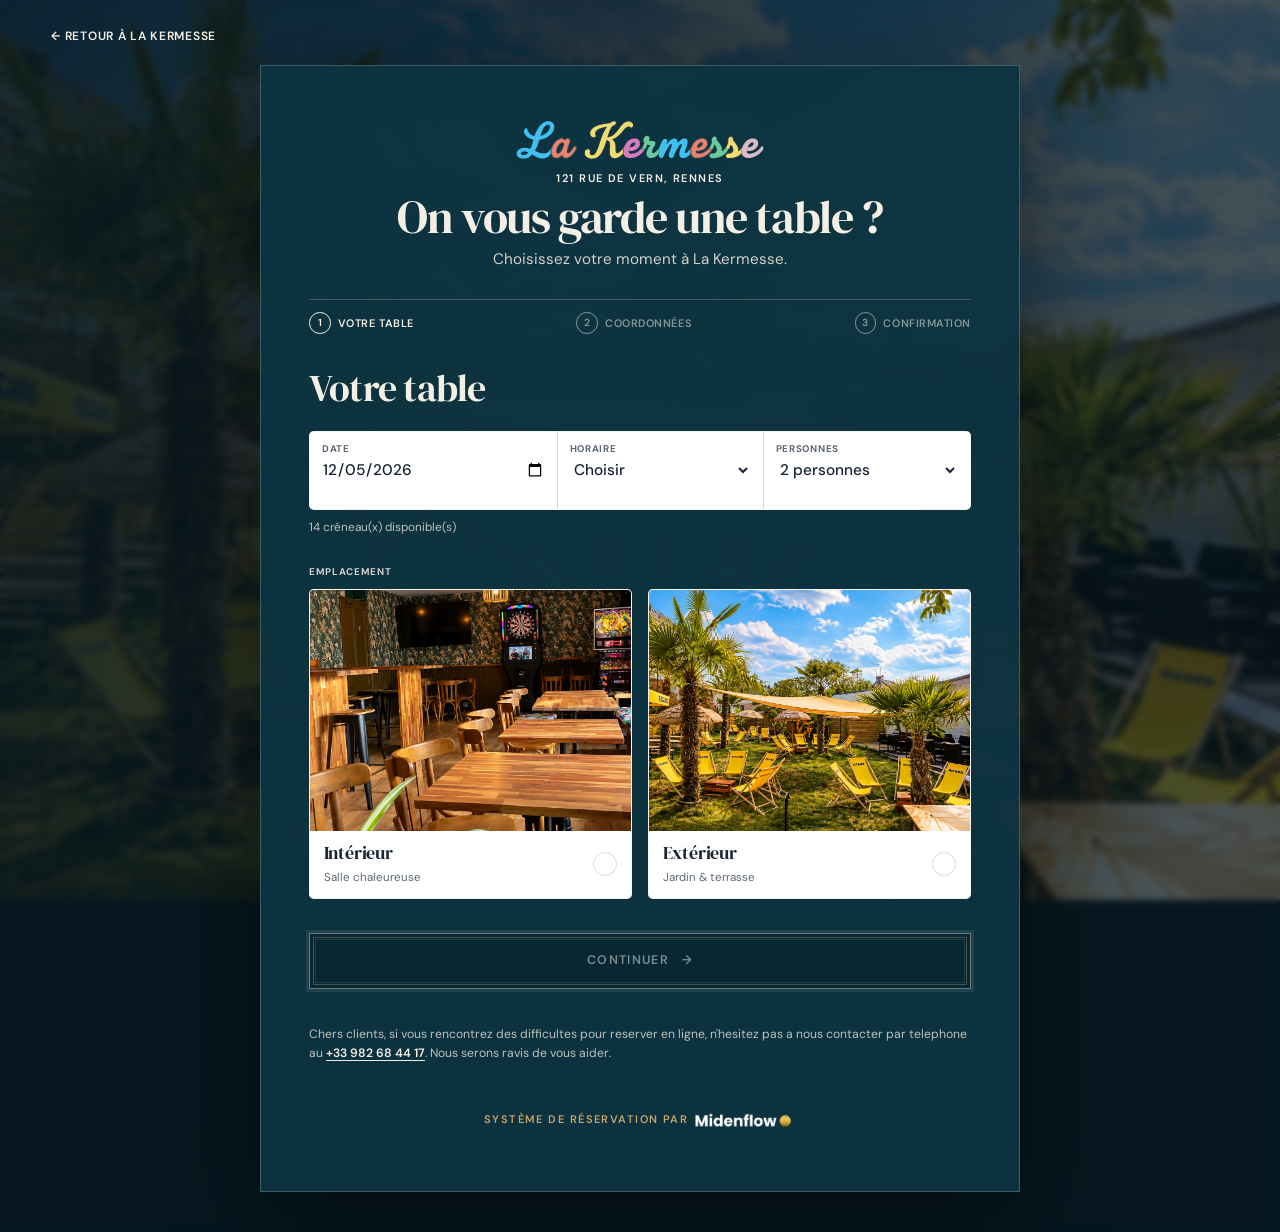
<file: reservation.html>
<!doctype html>
<html lang="fr">
<head>
  <meta charset="utf-8">
  <meta name="viewport" content="width=device-width, initial-scale=1">
  <meta name="description" content="Réservez votre table à La Kermesse, 121 rue de Vern à Rennes.">
  <title>Réserver une table | La Kermesse Rennes</title>

  <link rel="icon" href="./assets/images/la-kermesse-logo.svg" sizes="32x32" />
  <link rel="icon" href="./assets/images/la-kermesse-logo.svg" sizes="192x192" />
  <link rel="apple-touch-icon" href="./assets/images/la-kermesse-logo.svg" />
  <meta name="msapplication-TileImage" content="./assets/images/la-kermesse-logo.svg" />

  <link rel="preconnect" href="https://fonts.googleapis.com">
  <link rel="preconnect" href="https://fonts.gstatic.com" crossorigin>
  <link href="https://fonts.googleapis.com/css2?family=DM+Sans:opsz,wght@9..40,400;9..40,500;9..40,600&family=DM+Serif+Display&display=swap" rel="stylesheet">

  <style>
  /* ============================================
     La Kermesse – Booking page styles
     ============================================ */

  :root {
    --ink: #071e28;
    --petrol: #0d3442;
    --night: #06171f;
    --cream: #f4efe4;
    --gold: #c6a56a;
    --coral: #ff7e78;
    --line: rgba(244, 239, 228, 0.22);
    --serif: "DM Serif Display", Georgia, serif;
    --sans: "DM Sans", Arial, sans-serif;
    --wrap: 760px;
    --radius: 0.3rem;
    --transition: 0.25s ease;
  }

  *, *::before, *::after { box-sizing: border-box; }
  html { scroll-behavior: smooth; }

  body {
    margin: 0;
    background: var(--night);
    color: var(--cream);
    font-family: var(--sans);
    font-size: 16px;
    line-height: 1.55;
    -webkit-font-smoothing: antialiased;
  }

  img { display: block; max-width: 100%; height: auto; }
  a   { color: inherit; text-decoration: none; }
  button { font: inherit; }

  .sr-only {
    position: absolute !important;
    width: 1px; height: 1px;
    padding: 0; margin: -1px;
    overflow: hidden; clip: rect(0,0,0,0);
    white-space: nowrap; border: 0;
  }

  .skip-link {
    position: fixed; z-index: 100; top: 1rem; left: 1rem;
    padding: 0.6rem 0.9rem;
    background: var(--cream); color: var(--ink);
    transform: translateY(-200%);
    transition: transform var(--transition);
  }
  .skip-link:focus { transform: none; }

  /* ---------- Layout ---------- */
  .shell {
    position: relative; isolation: isolate;
    display: grid; place-items: center;
    min-height: 100vh; padding: 2.5rem 1.25rem;
    background:
      linear-gradient(110deg, rgba(6,23,31,0.91), rgba(6,23,31,0.7)),
      url("./assets/images/14_garden_center_canopy.png") center / cover fixed no-repeat;
  }
  .shell::before {
    content: ""; position: absolute; inset: 0; z-index: -1;
    backdrop-filter: blur(3px);
  }

  .back-home {
    position: absolute; top: 1.7rem; left: clamp(1.25rem,4vw,4rem);
    z-index: 10; font-size: 0.75rem; font-weight: 600;
    letter-spacing: 0.06em; text-transform: uppercase;
    color: var(--cream); transition: opacity var(--transition);
  }
  .back-home:hover { opacity: 0.7; }

  .panel {
    position: relative; z-index: 1;
    width: min(100%, var(--wrap));
    padding: clamp(1.5rem,4vw,3rem);
    background: rgba(13,52,66,0.95);
    border: 1px solid var(--line);
    box-shadow: 0 30px 90px rgba(0,0,0,0.42);
  }

  /* ---------- Header ---------- */
  .panel__head { text-align: center; }
  .panel__logo {
    width: min(260px,70%); height: 52px;
    margin: 0 auto 0.4rem;
    object-fit: contain; object-position: center;
  }
   .title-eyebrow {
    margin: 0 0 0.5rem;
    text-transform: uppercase;
    letter-spacing: 0.13em;
    font-size: 0.69rem; font-weight: 600; line-height: 1.2;
    color: var(--gold);
  }
  .eyebrow {
    margin: 0 0 0.5rem;
    text-transform: uppercase;
    letter-spacing: 0.13em;
    font-size: 0.69rem; font-weight: 600; line-height: 1.2;
    color: var(--gold);
  }
  .eyebrow-cream {
    margin: 0 0 0.5rem;
    text-transform: uppercase;
    letter-spacing: 0.13em;
    font-size: 0.69rem; font-weight: 600; line-height: 1.2;
    color: var(--cream);
  }
  .panel h1 {
    margin: 0.1rem 0 0.35rem;
    font-family: var(--serif); font-weight: 400;
    font-size: clamp(2.2rem,3.6vw,3.4rem);
    line-height: 1.06; letter-spacing: -0.03em;
  }
  .panel__lead {
    margin: 0; font-size: 0.95rem;
    color: rgba(244,239,228,0.85);
  }

  /* ---------- Notice ---------- */
  .notice {
    margin: 1.2rem 0 0; padding: 0.75rem 1rem;
    border-left: 2px solid var(--gold);
    background: rgba(6,23,31,0.32);
    font-size: 0.78rem; color: rgba(244,239,228,0.9);
  }

  /* ---------- Progress ---------- */
  .progress {
    display: flex; justify-content: space-between; gap: 1rem;
    list-style: none; margin: 1.7rem 0 1.5rem; padding: 0;
    border-top: 1px solid var(--line);
  }
  .progress li {
    display: flex; align-items: center; gap: 0.45rem;
    padding-top: 0.8rem;
    color: rgba(244,239,228,0.52);
    font-size: 0.68rem; font-weight: 600;
    letter-spacing: 0.05em; text-transform: uppercase;
  }
  .progress li span {
    display: grid; place-items: center;
    width: 1.35rem; height: 1.35rem;
    border: 1px solid currentColor; border-radius: 50%;
    font-size: 0.64rem;
  }
  .progress .is-current { color: var(--cream); }

  /* ---------- Alerts ---------- */
  .alert {
    margin-bottom: 1rem; padding: 0.75rem 1rem;
    border-left: 2px solid var(--coral);
    background: rgba(255,126,120,0.12);
    font-size: 0.82rem;
  }
  .alert--error   { border-left-color: var(--coral); }
  .alert--success { border-left-color: #59d581; background: rgba(89,213,129,0.12); }

  /* ---------- Steps ---------- */
  .step { transition: opacity var(--transition); }
  .step[hidden] { display: none !important; }
  .step h2 {
    margin: 0 0 0.85rem;
    font-family: var(--serif);
    font-size: clamp(1.9rem,3vw,2.5rem);
    font-weight: 400; letter-spacing: -0.02em;
  }

  /* ---------- Picker (date / time / party) ---------- */
  .picker {
    display: grid; grid-template-columns: 1.2fr 1fr 1fr;
    border: 1px solid rgba(244,239,228,0.75);
    border-radius: var(--radius);
    background: #fff; color: #182333;
    overflow: hidden;
  }
  .picker__cell {
    display: grid; gap: 0.16rem; min-width: 0;
    padding: 0.55rem 0.75rem;
    border-right: 1px solid #d5d8dd;
    cursor: pointer;
  }
  .picker__cell:last-child { border-right: 0; }
  .picker__label {
    font-size: 0.61rem; font-weight: 700;
    letter-spacing: 0.07em; text-transform: uppercase;
    color: #5d6875;
  }
  .picker input, .picker select {
    width: 100%; min-width: 0; padding: 0;
    border: 0; outline: 0; background: transparent;
    color: #182333; font: 500 0.96rem/1.35 var(--sans);
    cursor: pointer;
  }
  .picker input:focus, .picker select:focus { box-shadow: 0 2px 0 var(--gold); }
  .picker select:disabled { color: #777; cursor: wait; }
  .picker select option { color: #182333; background: #fff; }

  /* Custom party-size number input */
  .picker input[type="number"] {
    cursor: text;
    -moz-appearance: textfield;
    appearance: textfield;
  }
  .picker input[type="number"]::-webkit-outer-spin-button,
  .picker input[type="number"]::-webkit-inner-spin-button {
    -webkit-appearance: none;
    margin: 0;
  }
  .party-back {
    margin-top: 0.15rem;
    padding: 0;
    border: 0;
    background: none;
    color: #5d6875;
    font-size: 0.6rem;
    font-weight: 600;
    letter-spacing: 0.04em;
    text-transform: uppercase;
    cursor: pointer;
    text-align: left;
    transition: color var(--transition);
  }
  .party-back:hover { color: var(--coral); }

  .picker__cell.has-error { background: rgba(255,126,120,0.1); }
  .picker__cell.has-error input,
  .picker__cell.has-error select { color: var(--coral); }

  .status {
    min-height: 1.25rem; margin: 0.55rem 0 0;
    font-size: 0.74rem; color: rgba(244,239,228,0.76);
  }

  /* ============================================
     LOCATION PICKER  (Intérieur / Extérieur)
     ============================================ */
  .location {
    margin-top: 1.6rem;
  }
  .location__heading {
    margin: 0 0 0.6rem;
    font-size: 0.61rem; font-weight: 700;
    letter-spacing: 0.07em; text-transform: uppercase;
    color: rgba(244,239,228,0.85);
  }
  .location__grid {
    display: grid; grid-template-columns: 1fr 1fr; gap: 1rem;
  }
  .location__card {
    position: relative;
    display: block;
    background: #fff; color: #182333;
    border: 1px solid rgba(244,239,228,0.75);
    border-radius: var(--radius);
    cursor: pointer;
    overflow: hidden;
    transition: transform var(--transition), box-shadow var(--transition);
  }
  .location__card:hover { transform: translateY(-2px); }
  .location__card input[type="radio"] {
    position: absolute; opacity: 0; pointer-events: none;
  }
  .location__image {
    position: relative;
    aspect-ratio: 4 / 3;
    overflow: hidden;
    background: var(--petrol);
  }
  .location__image img {
    width: 100%; height: 100%;
    object-fit: cover;
    transition: transform 0.5s ease, filter 0.35s ease;
  }
  .location__card:hover .location__image img { transform: scale(1.04); }

  .location__meta {
    display: flex; align-items: center; justify-content: space-between;
    gap: 0.6rem;
    padding: 0.7rem 0.85rem;
  }
  .location__title {
    font-family: var(--serif);
    font-size: 1.15rem; line-height: 1.1;
    letter-spacing: -0.01em;
  }
  .location__desc {
    display: block;
    margin-top: 0.15rem;
    font-size: 0.72rem;
    color: #5d6875;
  }
  .location__check {
    flex: 0 0 auto;
    display: grid; place-items: center;
    width: 1.5rem; height: 1.5rem;
    border-radius: 50%;
    border: 1px solid #d5d8dd;
    background: #fff;
    color: transparent;
    font-size: 0.85rem; line-height: 1;
    transition: background var(--transition), color var(--transition), border-color var(--transition);
  }

  .location__card.is-selected {
    border-color: var(--gold);
    box-shadow:
      0 0 0 1px var(--gold),
      0 8px 24px rgba(198,165,106,0.25);
  }
  .location__card.is-selected .location__image img { filter: brightness(1.04); }
  .location__card.is-selected .location__check {
    background: var(--gold);
    border-color: var(--gold);
    color: #071e28;
  }

  .location.has-error .location__card {
    border-color: var(--coral);
  }
  .location.has-error .location__grid { outline: none; }

  .location__error {
    margin: 0.6rem 0 0;
    font-size: 0.72rem;
    color: var(--coral);
    min-height: 1rem;
  }

  /* ---------- Buttons ---------- */
  .btn {
    position: relative; isolation: isolate;
    display: inline-flex; align-items: center; justify-content: center;
    gap: 0.8rem; width: 100%; min-height: 3.45rem;
    padding: 0.9rem 1.4rem; margin-top: 0.55rem;
    background: #071e28; color: var(--cream);
    border: 1px solid rgba(244,239,228,0.82);
    box-shadow:
      inset 0 0 0 3px #071e28,
      inset 0 0 0 4px rgba(198,165,106,0.66),
      0 0 0 3px rgba(244,239,228,0.18);
    font-size: 0.78rem; font-weight: 600;
    letter-spacing: 0.105em; text-transform: uppercase;
    cursor: pointer;
    transition: transform var(--transition), background var(--transition),
                box-shadow var(--transition), color var(--transition);
  }
  .btn::after {
    content: ""; position: absolute; inset: 5px;
    border: 1px solid rgba(244,239,228,0.2);
    pointer-events: none;
    transition: inset var(--transition), border-color var(--transition);
  }
  .btn:hover:not(:disabled) {
    background: #143f4e;
    box-shadow:
      inset 0 0 0 3px #143f4e,
      inset 0 0 0 4px var(--gold),
      0 0 0 4px rgba(198,165,106,0.36);
    transform: translateY(-3px);
  }
  .btn:hover:not(:disabled)::after {
    inset: 3px; border-color: rgba(244,239,228,0.55);
  }
  .btn:disabled { opacity: 0.48; cursor: not-allowed; transform: none; }
  .btn:disabled:hover {
    background: #071e28;
    box-shadow:
      inset 0 0 0 3px #071e28,
      inset 0 0 0 4px rgba(198,165,106,0.66),
      0 0 0 3px rgba(244,239,228,0.18);
  }

  /* ---------- Back link ---------- */
  .link-back {
    margin: 0 0 1.4rem; padding: 0; border: 0; background: none;
    color: var(--cream); font-size: 0.74rem; font-weight: 600;
    letter-spacing: 0.05em; text-transform: uppercase;
    cursor: pointer; transition: opacity var(--transition);
  }
  .link-back:hover { opacity: 0.7; }

  /* ---------- Fields ---------- */
  .fields { display: grid; grid-template-columns: 1fr 1fr; gap: 1.2rem; }
  .field { display: grid; gap: 0.45rem; }
  .field--wide { grid-column: 1 / -1; }
  .field label {
    font-size: 0.74rem; font-weight: 600;
    letter-spacing: 0.04em; text-transform: uppercase;
  }
  .field .optional {
    font-weight: 400; text-transform: none;
    letter-spacing: 0; opacity: 0.7;
  }
  .field input, .field select, .field textarea {
    width: 100%;
    border: 1px solid rgba(244,239,228,0.45);
    border-radius: 0;
    background: rgba(6,23,31,0.35);
    color: var(--cream);
    padding: 0.85rem 0.8rem;
    font: 400 1rem/1.3 var(--sans);
    outline: none;
    transition: border-color var(--transition), box-shadow var(--transition);
  }
  .field input:focus, .field select:focus, .field textarea:focus {
    border-color: var(--gold);
    box-shadow: 0 0 0 3px rgba(198,165,106,0.25);
  }
  .field textarea { resize: vertical; min-height: 4.5rem; }
  .field-error {
    margin: 0; font-size: 0.72rem;
    color: var(--coral); min-height: 1rem;
  }
  .field.has-error input,
  .field.has-error select,
  .field.has-error textarea { border-color: var(--coral); }

  /* ---------- Summary ---------- */
  .summary {
    display: grid; grid-template-columns: repeat(3, 1fr); gap: 0.5rem;
    margin: 1.6rem 0; padding: 1rem 0;
    border-top: 1px solid var(--line);
    border-bottom: 1px solid var(--line);
  }
  .summary div { font-size: 0.72rem; }
  .summary span {
    display: block; margin-bottom: 0.2rem;
    color: rgba(244,239,228,0.6);
    font-size: 0.62rem; font-weight: 600;
    letter-spacing: 0.07em; text-transform: uppercase;
  }

  /* ---------- Legal / phone ---------- */
  .legal, .phone-help {
    margin: 1.1rem 0; font-size: 0.76rem;
    color: rgba(244,239,228,0.76);
  }
  .phone-help a {
    text-decoration: underline; text-underline-offset: 3px;
    color: var(--cream); font-weight: 600;
  }

  /* ---------- Result ---------- */
  .result { text-align: center; }
  .result h2 { margin: 0.2rem 0 1rem; }
  .result p  { font-size: 1.05rem; }
  .reference {
    margin: 1.7rem auto; padding: 1rem; max-width: 320px;
    border: 1px solid var(--line);
  }
  .reference span {
    display: block; margin-bottom: 0.25rem;
    font-size: 0.65rem; font-weight: 600;
    letter-spacing: 0.08em; text-transform: uppercase;
  }
  .reference strong {
    font-family: var(--serif);
    font-size: 1.6rem; font-weight: 400;
  }

  /* ---------- Honeypot ---------- */
  .honeypot {
    position: absolute !important;
    left: -9999px !important;
    width: 1px; height: 1px; overflow: hidden;
  }

  /* ---------- Responsive ---------- */
  @media (max-width: 700px) {
    .shell { padding: 4.5rem 0 0; background-attachment: scroll; }
    .back-home { top: 1.3rem; left: 1.1rem; }
    .panel {
      min-height: calc(100vh - 4.5rem);
      padding: 1.25rem 1rem; border-inline: 0;
    }
    .panel__logo { height: 46px; }
    .panel h1    { font-size: 2.2rem; }

    .picker { grid-template-columns: 1fr; }
    .picker__cell {
      border-right: 0;
      border-bottom: 1px solid #d5d8dd;
    }
    .picker__cell:last-child { border-bottom: 0; }

    .location__grid { grid-template-columns: 1fr; gap: 0.8rem; }
    .location__title { font-size: 1.05rem; }

    .progress { margin: 1rem 0; }
    .progress li { font-size: 0.54rem; }
    .fields  { grid-template-columns: 1fr; }
    .summary { grid-template-columns: 1fr; }
    .btn     { font-size: 0.67rem; }
  }

  @media (max-width: 400px) {
    .panel h1 { font-size: 1.9rem; }
    .panel__lead { font-size: 0.85rem; }
  }

  /* ============================================
     Allergy toggle
     ============================================ */
  .yesno {
    display: inline-flex;
    gap: 0.35rem;
    padding: 0.25rem;
    background: rgba(6, 23, 31, 0.35);
    border: 1px solid rgba(244, 239, 228, 0.35);
    width: fit-content;
    justify-self: start;
  }

  .yesno .yesno__opt {
    position: relative;
    display: inline-block;
    font-size: 0.78rem;
    font-weight: 600;
    letter-spacing: 0.06em;
    text-transform: uppercase;
    cursor: pointer;
    line-height: 1;
  }

  .yesno .yesno__opt input {
    position: absolute;
    opacity: 0;
    pointer-events: none;
    width: 0;
    height: 0;
  }

  .yesno .yesno__opt > span {
    display: block;
    padding: 0.6rem 1.15rem;
    color: rgba(244, 239, 228, 0.65);
    transition: background 0.2s ease, color 0.2s ease;
  }

  .yesno .yesno__opt input:checked + span {
    background: var(--gold);
    color: #071e28;
  }

  .yesno .yesno__opt input:focus-visible + span {
    outline: 2px solid var(--gold);
    outline-offset: 2px;
  }

  .allergy-details {
    display: none;               /* hidden by default */
    gap: 0.45rem;
    margin-top: 0.5rem;
    animation: slideDown 0.25s ease;
  }
  .allergy-details:not([hidden]) {
    display: grid;               /* shown when hidden attr is removed */
  }

  .allergy-details label {
    font-size: 0.72rem;
    font-weight: 600;
    letter-spacing: 0.04em;
    text-transform: uppercase;
    color: rgba(244, 239, 228, 0.85);
  }

  .allergy-details textarea {
    width: 100%;
    border: 1px solid rgba(244, 239, 228, 0.45);
    background: rgba(6, 23, 31, 0.35);
    color: var(--cream);
    padding: 0.85rem 0.8rem;
    font: 400 1rem/1.3 var(--sans);
    outline: none;
    resize: vertical;
    min-height: 3.5rem;
    transition: border-color var(--transition), box-shadow var(--transition);
  }

  .allergy-details textarea:focus {
    border-color: var(--gold);
    box-shadow: 0 0 0 3px rgba(198, 165, 106, 0.25);
  }

  @keyframes slideDown {
    from { opacity: 0; transform: translateY(-4px); }
    to   { opacity: 1; transform: none; }
  }
  .midenflow-copyright {
    display: flex;
    justify-content: center;
    align-items: center;
  }
  </style>
</head>
<body class="booking-page">

  <a class="skip-link" href="#booking-panel">Aller au formulaire de réservation</a>

  <main class="shell">
    <a class="back-home" href="/">← Retour à La Kermesse</a><br>

    <section id="booking-panel" class="panel" aria-labelledby="booking-title">
      <header class="panel__head">
        <img class="panel__logo"
             src="assets/images/la-kermesse-logo.svg"
             alt="La Kermesse" width="260" height="52">
        <p class="eyebrow-cream">121 rue de Vern, Rennes</p>
        <h1 id="booking-title">On vous garde une table ?</h1>
        <p class="panel__lead">Choisissez votre moment à La Kermesse.</p>
      </header>

      <p class="notice" id="demo-notice" hidden>
        Prototype de réservation — les réglages d’exploitation sont à confirmer avec l’équipe.
      </p>

      <ol class="progress" aria-label="Progression de la réservation">
        <li class="is-current" data-progress="1"><span>1</span>Votre table</li>
        <li data-progress="2"><span>2</span>Coordonnées</li>
        <li data-progress="3"><span>3</span>Confirmation</li>
      </ol>

      <div class="alert alert--error" id="global-error" role="alert" hidden></div>

      <form id="booking-form" novalidate>
        <input type="hidden" name="csrf" id="csrf-token" value="">

        <!-- ============ ÉTAPE 1 ============ -->
        <section class="step" data-step="1" aria-labelledby="step1-title">
          <h2 id="step1-title">Votre table</h2>

          <div class="picker" role="group" aria-label="Date, horaire et nombre de personnes">
            <div class="picker__cell">
              <label class="picker__label" for="date">Date</label>
              <input type="date" id="date" name="date" required
                     aria-describedby="date-error" autocomplete="off">
              <p class="field-error" id="date-error" data-error-for="date" role="alert"></p>
            </div>

            <div class="picker__cell">
              <label class="picker__label" for="time">Horaire</label>
              <select id="time" name="time" required disabled aria-describedby="time-error">
                <option value="">Choisir</option>
              </select>
              <p class="field-error" id="time-error" data-error-for="time" role="alert"></p>
            </div>

            <div class="picker__cell">
              <label class="picker__label" for="partySize">Personnes</label>
              <select id="partySize" name="partySize" required aria-describedby="party-error"></select>
              <input type="number" id="partySizeCustom" name="partySizeCustom"
                     min="19" max="200" inputmode="numeric" placeholder="Ex : 25"
                     aria-describedby="party-error" hidden>
              <button type="button" id="party-back" class="party-back" hidden>← Retour à la liste</button>
              <p class="field-error" id="party-error" data-error-for="partySize" role="alert"></p>
            </div>
          </div>

          <p class="status" id="availability-status" aria-live="polite">
            Choisissez une date et le nombre de personnes pour voir les disponibilités.
          </p>

          <!-- ============ EMPLACEMENT ============ -->
          <div class="location" id="location-picker" role="radiogroup"
               aria-label="Choisissez l’emplacement de votre table">
            <p class="location__heading" id="location-label">Emplacement</p>

            <div class="location__grid" aria-labelledby="location-label">

              <label class="location__card" data-location="inside">
                <input type="radio" name="location" value="inside"
                       aria-labelledby="loc-inside-title">
                <div class="location__image">
                  <img src="assets/images/06_indoor_room.png"
                       alt="Salle intérieure de La Kermesse"
                       loading="lazy" width="600" height="450">
                </div>
                <div class="location__meta">
                  <div>
                    <span class="location__title" id="loc-inside-title">Intérieur</span>
                    <span class="location__desc">Salle chaleureuse</span>
                  </div>
                  <span class="location__check" aria-hidden="true">✓</span>
                </div>
              </label>

              <label class="location__card" data-location="outside">
                <input type="radio" name="location" value="outside"
                       aria-labelledby="loc-outside-title">
                <div class="location__image">
                  <img src="assets/images/14_garden_center_canopy.png"
                       alt="Terrasse et jardin de La Kermesse"
                       loading="lazy" width="600" height="450">
                </div>
                <div class="location__meta">
                  <div>
                    <span class="location__title" id="loc-outside-title">Extérieur</span>
                    <span class="location__desc">Jardin &amp; terrasse</span>
                  </div>
                  <span class="location__check" aria-hidden="true">✓</span>
                </div>
              </label>

            </div>

            <p class="location__error" data-error-for="location" role="alert"></p>
          </div>

          <button type="button" class="btn" id="to-step-2" disabled>
            Continuer <span aria-hidden="true">→</span>
          </button>

          <p class="phone-help"><br>
            Chers clients, si vous rencontrez des difficultes pour reserver en ligne, n'hesitez pas a nous contacter par telephone au <a href="tel:+33982684417">+33 982 68 44 17</a>. Nous serons ravis de vous aider.
          </p>
        </section>

        <!-- ============ ÉTAPE 2 ============ -->
        <section class="step" data-step="2" hidden aria-labelledby="step2-title">
          <button type="button" class="link-back" data-back>
            ← Modifier votre moment
          </button>

          <h2 id="step2-title">Vos coordonnées</h2>

          <div class="fields">
            <div class="field">
              <label for="firstName">Prénom</label>
              <input type="text" id="firstName" name="firstName" maxlength="80"
                     autocomplete="given-name" placeholder="Prénom" required aria-describedby="firstName-error">
              <p class="field-error" id="firstName-error" data-error-for="firstName" role="alert"></p>
            </div>

            <div class="field">
              <label for="lastName">Nom</label>
              <input type="text" id="lastName" name="lastName" maxlength="80"
                     autocomplete="family-name" placeholder="Nom" required aria-describedby="lastName-error">
              <p class="field-error" id="lastName-error" data-error-for="lastName" role="alert"></p>
            </div>

            <div class="field">
              <label for="email">E-mail</label>
              <input type="email" id="email" name="email" maxlength="160"
                     autocomplete="email" placeholder="nom.prenom@mail.com" required aria-describedby="email-error">
              <p class="field-error" id="email-error" data-error-for="email" role="alert"></p>
            </div>

            <div class="field">
              <label for="phone">Téléphone</label>
              <input type="tel" id="phone" name="phone" maxlength="30"
                     autocomplete="tel" placeholder="06XXXXXXXX" required aria-describedby="phone-error">
              <p class="field-error" id="phone-error" data-error-for="phone" role="alert"></p>
            </div>

            <div class="field field--wide">
              <label for="message">Une demande particulière <span class="optional">(optionnel)</span></label>
              <textarea id="message" name="message" rows="3" maxlength="1000"
                        aria-describedby="message-error" placeholder="Saisissez un commentaire à propos de la réservation"></textarea>
              <p class="field-error" id="message-error" data-error-for="messa ge" role="alert"></p>
            </div>

			<div class="field field--wide">
			  <label>L’un des convives a-t-il une intolérance/allergie&nbsp;?</label>

			  <div class="yesno" role="radiogroup" aria-label="Intolérance ou allergie">
				<label class="yesno__opt">
				  <input type="radio" name="hasAllergy" value="no" checked>
				  <span>Non</span>
				</label>
				<label class="yesno__opt">
				  <input type="radio" name="hasAllergy" value="yes">
				  <span>Oui</span>
				</label>
			  </div>

			  <div class="allergy-details" id="allergy-details" hidden>
				<label for="allergyDetails">Précisez l’allergie ou l’intolérance</label>
				<textarea id="allergyDetails" name="allergyDetails" rows="2" maxlength="500"
						  placeholder="Ex : allergie aux fruits à coque, intolérance au lactose…"
						  aria-describedby="allergyDetails-error"></textarea>
				<p class="field-error" id="allergyDetails-error"
				   data-error-for="allergyDetails" role="alert"></p>
			  </div>
			</div>

          </div>

          <div class="summary" id="booking-summary" aria-live="polite"></div>

          <div class="honeypot" aria-hidden="true">
            <label for="website">Site web</label>
            <input type="text" id="website" name="website" tabindex="-1" autocomplete="off">
          </div>

          <p class="legal">
            Vos coordonnées servent uniquement à gérer votre réservation. Elles ne sont ni cédées ni revendues.
          </p>

          <button type="submit" class="btn" id="submit-booking">
            Réserver ma table <span aria-hidden="true">→</span>
          </button>

          <p class="phone-help"><br>
            Chers clients, si vous rencontrez des difficultes pour reserver en ligne, n'hesitez pas a nous contacter par telephone au <a href="tel:+33982684417">+33 982 68 44 17</a>. Nous serons ravis de vous aider.
          </p>

        </section>
      </form>

      <!-- ============ ÉTAPE 3 ============ -->
      <section class="step result" data-step="3" hidden aria-live="polite" aria-labelledby="result-title">
        <p class="eyebrow">Votre demande est enregistrée</p>
        <h2 id="result-title">Merci&nbsp;!</h2>
        <p id="result-copy"></p>

        <div class="reference">
          <span>Référence</span>
          <strong id="result-reference">—</strong>
        </div>

        <p class="phone-help">
          Une question ? <a href="tel:+33982684417">09 82 68 44 17</a>
        </p>
        <a class="btn" href="/">Retour au site</a>
      </section>
	  <br>
	  <p class="panel__head eyebrow midenflow-copyright">
	  <span>Système de réservation par</span>
	  <a href="https://midenflow.com" target="_blank" rel="noopener">
		<img src="assets/images/midenflow_logo.png" alt="www.midenflow.com" style="height: 30px;">
	  </a>
	</p>
    </section>
  </main>

  <script src="https://code.jquery.com/jquery-3.7.1.min.js"
          integrity="sha256-/JqT3SQfawRcv/BIHPThkBvs0OEvtFFmqPF/lYI/Cxo="
          crossorigin="anonymous"></script>

<script>
/* ============================================
   La Kermesse – Booking with jQuery
   ============================================ */
(function ($) {
  "use strict";

  // ---------- CONFIG ----------
  var APP_CONFIG = {
    maxPartySize:     18,
    customPartyMax:   500,
    largePartyStart:  20,
    minDate:          null,
    maxAdvanceDays:   60,
    slotInterval:     30,

    // Minimum notice (in minutes) for bookings made for TODAY.
    minLeadTimeMinutes: 30,

    openingHours: {
      0: null,                                                        // Dimanche — fermé
      1: { lunch: ["12:00", "14:00"], dinner: ["19:00", "23:00"] },   // Lundi
      2: { lunch: ["12:00", "14:00"], dinner: ["19:00", "23:00"] },   // Mardi
      3: { lunch: ["12:00", "14:00"], dinner: ["19:00", "23:00"] },   // Mercredi
      4: { lunch: ["12:00", "14:00"], dinner: ["19:00", "23:00"] },   // Jeudi
      5: { lunch: ["12:00", "14:00"], dinner: ["19:00", "23:00"] },   // Vendredi
      6: { lunch: ["12:00", "14:00"], dinner: ["19:00", "23:00"] }    // Samedi
    },
    closedDates: [],

    // French day names used in the “Fermé le …” message
    dayNames: ['dimanche', 'lundi', 'mardi', 'mercredi', 'jeudi', 'vendredi', 'samedi']
  };

  // ---------- DOM ----------
  var $form            = $("#booking-form");
  var $date            = $("#date");
  var $time            = $("#time");
  var $party           = $("#partySize");
  var $partyCustom     = $("#partySizeCustom");
  var $partyBack       = $("#party-back");
  var $toStep2         = $("#to-step-2");
  var $submitBtn       = $("#submit-booking");
  var $globalError     = $("#global-error");
  var $availability    = $("#availability-status");
  var $summary         = $("#booking-summary");
  var $csrf            = $("#csrf-token");
  var $locationPicker  = $("#location-picker");
  var $locationCards   = $locationPicker.find(".location__card");
  var $locationRadios  = $locationPicker.find('input[name="location"]');
  var $hasAllergy      = $('input[name="hasAllergy"]');
  var $allergyDetails  = $("#allergy-details");
  var $allergyField    = $("#allergyDetails");

  // ---------- State ----------
  var selectedTime     = "";
  var selectedLocation = "";
  var customPartyMode  = false;

  // ---------- Helpers ----------
  function pad2(n) { return String(n).padStart(2, "0"); }

  function toLocalISODate(d) {
    return d.getFullYear() + "-" + pad2(d.getMonth() + 1) + "-" + pad2(d.getDate());
  }

  function getPartySize() {
    if (customPartyMode) {
      var v = parseInt($partyCustom.val(), 10);
      if (isNaN(v) || v < 19) return "";
      return String(v);
    }
    var s = $party.val();
    if (s === "+18" || s === "") return "";
    return s;
  }

  // ---------- Init ----------
  function init() {
    var today   = new Date();
    var minDate = toLocalISODate(today);
    APP_CONFIG.minDate = minDate;
    $date.attr("min", minDate);

    var max = new Date(today);
    max.setDate(max.getDate() + APP_CONFIG.maxAdvanceDays);
    $date.attr("max", toLocalISODate(max));

    // Populate 1..maxPartySize + the "+ de 18 personnes" entry
    for (var i = 1; i <= APP_CONFIG.maxPartySize; i++) {
      $party.append(
        $("<option>", {
          value: i,
          text: i + (i === 1 ? " personne" : " personnes")
        })
      );
    }
    $party.append($("<option>", { value: "+18", text: "+ de 18 personnes" }));
    $party.val("2");

    $date.val(minDate);
    refreshAvailability();
  }

  // ---------- Time slots ----------
  function generateTimeSlots(dateStr) {
    if (!dateStr) return [];
    var date = new Date(dateStr + "T12:00:00");
    if (isNaN(date.getTime())) return [];

    var day   = date.getDay();
    var hours = APP_CONFIG.openingHours[day];
    if (!hours) return [];
    if (APP_CONFIG.closedDates.indexOf(dateStr) !== -1) return [];

    var slots = [];

    function addRange(start, end) {
      if (!start || !end) return;
      var sp = start.split(":"), ep = end.split(":");
      var current = new Date(date);
      current.setHours(+sp[0], +sp[1], 0, 0);
      var endTime = new Date(date);
      endTime.setHours(+ep[0], +ep[1], 0, 0);

      while (current <= endTime) {
        slots.push(pad2(current.getHours()) + ":" + pad2(current.getMinutes()));
        current.setMinutes(current.getMinutes() + APP_CONFIG.slotInterval);
      }
    }

    if (hours.lunch)  addRange(hours.lunch[0],  hours.lunch[1]);
    if (hours.dinner) addRange(hours.dinner[0], hours.dinner[1]);

    var unique = [];
    slots.forEach(function (s) { if (unique.indexOf(s) === -1) unique.push(s); });
    unique.sort();

    // ---- Today → keep only future slots (+ lead time) ----
    var todayStr = toLocalISODate(new Date());
    if (dateStr === todayStr) {
      var cutoff = new Date();
      cutoff.setMinutes(cutoff.getMinutes() + APP_CONFIG.minLeadTimeMinutes);

      unique = unique.filter(function (slot) {
        var parts = slot.split(":");
        var slotDate = new Date(date);
        slotDate.setHours(+parts[0], +parts[1], 0, 0);
        return slotDate > cutoff;
      });
    }
    // -------------------------------------------------------

    return unique;
  }

  // ---------- Availability (preserves selectedTime) ----------
  function refreshAvailability() {
    var dateVal  = $date.val();
    var partyVal = getPartySize();

    // Reset any previous "closed" styling
    $availability.removeClass("is-closed");

    // No date → nothing meaningful, safe to clear the time
    if (!dateVal) {
      selectedTime = "";
      $time.prop("disabled", true).empty().append('<option value="">Choisir</option>');
      updateStep1Button();
      $availability.text("Choisissez une date pour voir les disponibilités.");
      return;
    }

    // Party size incomplete → leave the time dropdown untouched
    if (!partyVal) {
      updateStep1Button();
      $availability.text("Saisissez un nombre de 19 personnes ou plus.");
      return;
    }

    // Recompute slots from the date, preserve previous choice if still valid
    var previousTime = selectedTime || $time.val();
    var slots = generateTimeSlots(dateVal);

    $time.empty().append('<option value="">Choisir</option>');

    if (slots.length === 0) {
      $time.prop("disabled", true);
      selectedTime = "";
      updateStep1Button();

      // Is the chosen day closed per openingHours?
      var dayIndex    = new Date(dateVal + "T12:00:00").getDay();
      var isClosedDay = APP_CONFIG.openingHours[dayIndex] === null;

      if (isClosedDay) {
        $availability
          .addClass("is-closed")
          .text("Le restaurant est fermé le " + APP_CONFIG.dayNames[dayIndex] + ".");
      } else {
        var todayStr = toLocalISODate(new Date());
        var isToday  = dateVal === todayStr;
        $availability.text(
          isToday
            ? "Il n’y a plus de créneau disponible aujourd’hui. Essayez une autre date ou appelez-nous au 09 82 68 44 17."
            : "Aucun créneau disponible. Essayez une autre date."
        );
      }
      return;
    }

    slots.forEach(function (slot) {
      $time.append($("<option>", { value: slot, text: slot }));
    });

    if (previousTime && slots.indexOf(previousTime) !== -1) {
      $time.val(previousTime);
      selectedTime = previousTime;
    } else {
      selectedTime = "";
    }

    $time.prop("disabled", false);
    updateStep1Button();
    $availability.text(slots.length + " créneau(x) disponible(s)");
  }

  // ---------- Step-1 button state ----------
  function updateStep1Button() {
    var partyVal = getPartySize();
    var partyOk  = partyVal !== "" && parseInt(partyVal, 10) >= 1;
    $toStep2.prop("disabled", !(partyOk && !!selectedTime && !!selectedLocation));
  }

  // ---------- Errors ----------
  function showError(fieldId, message) {
    if (fieldId === "location") {
      $locationPicker.addClass("has-error");
    } else {
      $("#" + fieldId).closest(".field, .picker__cell").addClass("has-error");
    }
    $('[data-error-for="' + fieldId + '"]').text(message);
  }

  function clearError(fieldId) {
    if (fieldId === "location") {
      $locationPicker.removeClass("has-error");
    } else {
      $("#" + fieldId).closest(".field, .picker__cell").removeClass("has-error");
    }
    $('[data-error-for="' + fieldId + '"]').text("");
  }

  function clearAllErrors() {
    $(".field-error").text("");
    $(".location__error").text("");
    $(".field, .picker__cell").removeClass("has-error");
    $locationPicker.removeClass("has-error");
    $globalError.attr("hidden", true).text("");
  }

  // ---------- Validation ----------
  function validateStep1() {
    var valid = true;
    clearAllErrors();

    var partyVal = parseInt(getPartySize(), 10);

    if (!$date.val())  { showError("date", "Veuillez choisir une date.");   valid = false; }
    if (!$time.val())  { showError("time", "Veuillez choisir un horaire."); valid = false; }

    if (!partyVal || partyVal < 1) {
      showError("partySize", "Veuillez choisir le nombre de personnes.");
      valid = false;
    } else if (customPartyMode && partyVal < 19) {
      showError("partySize", "Veuillez saisir 19 personnes ou plus.");
      valid = false;
    } else if (partyVal > APP_CONFIG.customPartyMax) {
      showError("partySize",
        "Pour un groupe de plus de " + APP_CONFIG.customPartyMax +
        " personnes, merci de nous appeler au 09 82 68 44 17.");
      valid = false;
    }

    if (!$locationRadios.filter(":checked").length) {
      showError("location", "Veuillez choisir un emplacement (intérieur ou extérieur).");
      valid = false;
    }

    return valid;
  }

  function validateStep2() {
    var valid = true;
    clearAllErrors();

    var firstName = $.trim($("#firstName").val());
    var lastName  = $.trim($("#lastName").val());
    var email     = $.trim($("#email").val());
    var phone     = $.trim($("#phone").val()).replace(/[\s.\-]/g, "");

    if (firstName.length < 2) { showError("firstName", "Veuillez indiquer votre prénom (2 caractères min)."); valid = false; }
    if (lastName.length  < 2) { showError("lastName",  "Veuillez indiquer votre nom (2 caractères min).");    valid = false; }

    if (!/^[^\s@]+@[^\s@]+\.[^\s@]+$/.test(email)) {
      showError("email", "Veuillez saisir une adresse e-mail valide.");
      valid = false;
    }

    if (!/^(?:\+33|0)[1-9]\d{8}$/.test(phone)) {
      showError("phone", "Veuillez saisir un numéro de téléphone français valide.");
      valid = false;
    }

    if ($('input[name="hasAllergy"]:checked').val() === "yes" &&
        $.trim($("#allergyDetails").val()).length < 3) {
      showError("allergyDetails",
        "Merci de préciser l’allergie ou l’intolérance (3 caractères min).");
      valid = false;
    }

    return valid;
  }

  // ---------- Navigation ----------
  function goToStep(step) {
    $(".step").attr("hidden", true);
    $('[data-step="' + step + '"]').removeAttr("hidden");

    $(".progress li").removeClass("is-current").removeAttr("aria-current");
    $('.progress li[data-progress="' + step + '"]').addClass("is-current").attr("aria-current", "step");

    var $heading = $('[data-step="' + step + '"] h2');
    if ($heading.length) {
      $heading.attr("tabindex", "-1").trigger("focus");
      $heading[0].scrollIntoView({ behavior: "smooth", block: "start" });
    }
    clearAllErrors();
  }

  // ---------- Summary ----------
  function populateSummary() {
    var parts  = $date.val().split("-");
    var pretty = parts[2] + "/" + parts[1] + "/" + parts[0];
    var locationLabel = selectedLocation === "inside" ? "Intérieur" : "Extérieur";

    var html = "";
    html += '<div><span>Date</span>'        + pretty         + '</div>';
    html += '<div><span>Heure</span>'       + $time.val()    + '</div>';
    html += '<div><span>Personnes</span>'   + getPartySize() + '</div>';
    html += '<div><span>Emplacement</span>' + locationLabel + '</div>';

    $summary.css("grid-template-columns", "repeat(4, 1fr)");
    $summary.html(html);
  }

  // ---------- Events ----------
  $(function () {
    init();

    // ----- Date change : the ONLY place that resets the time -----
    $date.on("change", function () {
      clearError("date");
      selectedTime = "";
      $time.val("");
      refreshAvailability();
    });

    // ----- Party dropdown -----
    $party.on("change", function () {
      var val = $(this).val();

      if (val === "+18") {
        customPartyMode = true;
        $party.hide();
        $partyCustom.prop("hidden", false).val("");
        $partyBack.prop("hidden", false);
        clearError("partySize");
        updateStep1Button();
        $availability.text("Saisissez un nombre de 19 personnes ou plus.");
        setTimeout(function () { $partyCustom.trigger("focus"); }, 30);
        return;
      }

      customPartyMode = false;
      clearError("partySize");
      refreshAvailability();
    });

    // ----- Custom number input -----
    $partyCustom.on("input", function () {
      clearError("partySize");
      var v = parseInt($(this).val(), 10);

      if (isNaN(v) || v < 19) {
        updateStep1Button();
        $availability.text("Saisissez un nombre de 19 personnes ou plus.");
        return;
      }

      if (v > APP_CONFIG.customPartyMax) {
        updateStep1Button();
        $availability.text(
          "Pour un groupe de plus de " + APP_CONFIG.customPartyMax +
          " personnes, merci de nous appeler au 09 82 68 44 17."
        );
        return;
      }

      refreshAvailability();
    });

    // ----- Back to the dropdown -----
    $partyBack.on("click", function () {
      customPartyMode = false;
      $partyCustom.prop("hidden", true).val("");
      $partyBack.prop("hidden", true);
      $party.show().val("2");
      clearError("partySize");
      refreshAvailability();
      $party.trigger("focus");
    });

    // ----- Time -----
    $time.on("change", function () {
      selectedTime = $(this).val();
      clearError("time");
      updateStep1Button();
    });

    // ----- Location cards -----
    $locationCards.on("click", function () {
      var $radio = $(this).find('input[name="location"]');
      if (!$radio.prop("checked")) {
        $radio.prop("checked", true).trigger("change");
      }
    });

    $locationRadios.on("change", function () {
      selectedLocation = $(this).val();
      $locationCards.removeClass("is-selected");
      $(this).closest(".location__card").addClass("is-selected");
      clearError("location");
      updateStep1Button();
    });

    // ----- Allergy toggle -----
    $hasAllergy.on("change", function () {
      if ($(this).val() === "yes") {
        $allergyDetails.prop("hidden", false);
        setTimeout(function () { $allergyField.trigger("focus"); }, 30);
      } else {
        $allergyDetails.prop("hidden", true);
        $allergyField.val("");
        clearError("allergyDetails");
      }
    });

    // ----- Step 1 → 2 -----
    $toStep2.on("click", function () {
      if (!validateStep1()) return;
      populateSummary();
      goToStep(2);
    });

    $("[data-back]").on("click", function () { goToStep(1); });

    // ----- Clear field errors while typing -----
    $form.on("input change", "input:not([type=hidden]), select, textarea", function () {
      if (this.id) clearError(this.id);
    });

    // ----- Submit -----
    $form.on("submit", function (e) {
      e.preventDefault();
      clearAllErrors();

      if (!validateStep2()) {
        var $firstError = $(".has-error").first();
        if ($firstError.length) {
          $firstError.find("input, select, textarea").first().trigger("focus");
          $firstError[0].scrollIntoView({ behavior: "smooth", block: "center" });
        }
        return;
      }

      var payload = {
        csrf:           $csrf.val(),
        date:           $date.val(),
        time:           $time.val(),
        partySize:      getPartySize(),
        location:       selectedLocation,
        firstName:      $.trim($("#firstName").val()),
        lastName:       $.trim($("#lastName").val()),
        email:          $.trim($("#email").val()),
        phone:          $.trim($("#phone").val()),
        message:        $.trim($("#message").val()),
        website:        $("#website").val(),
        hasAllergy:     $('input[name="hasAllergy"]:checked').val(),
        allergyDetails: $.trim($("#allergyDetails").val())
      };

      $submitBtn
        .prop("disabled", true)
        .html('Envoi en cours… <span aria-hidden="true">&#9203;</span>');

      $.ajax({
        url: "#static-preview",
        type: "POST",
        dataType: "json",
        data: payload
      })
        .done(function (response) {
          if (response.success) {
            $(".progress, .panel__lead, #booking-title").hide();
            $("#result-reference").text(response.reference || "—");
            $("#result-title").text(
              response.status === "confirmed"
                ? "Votre table est confirmée."
                : "Votre demande est en attente."
            );
            $("#result-copy").text(
              response.status === "confirmed"
                ? "Votre réservation a été enregistrée. Un mail de confirmation vous a été envoyé."
                : "L’équipe validera votre demande selon les disponibilités. Vous recevrez un e-mail de confirmation."
            );
            goToStep(3);
          } else {
            $globalError
              .removeAttr("hidden")
              .text(response.message || "Une erreur est survenue. Veuillez réessayer.");
            $submitBtn
              .prop("disabled", false)
              .html('Envoyer ma demande <span aria-hidden="true">&#8594;</span>');
          }
        })
        .fail(function (xhr) {
          var msg = "Le serveur de réservation est inaccessible. Vérifiez votre connexion puis réessayez.";
          if (xhr.responseJSON && xhr.responseJSON.message) {
            msg = xhr.responseJSON.message;
          } else if (xhr.status === 0) {
            msg = "Connexion impossible. Vérifiez que le serveur est bien démarré.";
          }
          $globalError.removeAttr("hidden").text(msg);
          $submitBtn
            .prop("disabled", false)
            .html('Envoyer ma demande <span aria-hidden="true">&#8594;</span>');
        });
    });
  });
})(jQuery);
</script>
<script>
  // GitHub Pages is static: prevent form submission while keeping the production UI intact.
  document.getElementById('booking-form')?.addEventListener('submit', function (event) {
    event.preventDefault();
    event.stopImmediatePropagation();
    const alert = document.getElementById('global-error');
    if (alert) {
      alert.hidden = false;
      alert.textContent = 'Les demandes de réservation ne sont pas envoyées depuis cet aperçu GitHub Pages. Utilisez le site La Kermesse pour réserver.';
    }
  }, true);
</script>
</body>
</html>
</file>
<file: assets/css/styles.css>
/* ============================================================
   LA KERMESSE — consolidated stylesheet
   ============================================================ */

/** #### style of index**/

  
:root {
  --ink: #071e28;
  --petrol: #0d3442;
  --night: #06171f;
  --cream: #f4efe4;
  --sand: #dfd2bc;
  --gold: #c6a56a;
  --gold-glint: #d6aa3c;
  --accent-pink: #d4005f;
  --line: rgba(244, 239, 228, .22);
  --radius-sm: 8px;
  --radius-md: 12px;
  --serif: "DM Serif Display", Georgia, serif;
  --sans: "DM Sans", Arial, sans-serif;
  --wrap: 1180px;
}

* { box-sizing: border-box; }
html { scroll-behavior: smooth; }
body { margin: 0; background: var(--night); color: var(--cream); font-family: var(--sans); font-size: 16px; line-height: 1.55; }
img { display: block; max-width: 100%; }
a { color: inherit; text-decoration: none; }
button { font: inherit; }
h1, h2, h3, h4, p { margin-top: 0; }
h1, h2, h3 { font-family: var(--serif); font-weight: 400; line-height: .99; letter-spacing: -.03em; }
h1 { font-size: clamp(3.8rem, 8.3vw, 8.1rem); }
h2 { font-size: clamp(2.65rem, 5.1vw, 5rem); }
h3 { font-size: 2rem; }

.sr-only { position: absolute !important; width: 1px; height: 1px; padding: 0; margin: -1px; overflow: hidden; clip: rect(0, 0, 0, 0); white-space: nowrap; border: 0; }
.skip-link { position: fixed; z-index: 100; top: 1rem; left: 1rem; padding: .6rem .9rem; background: var(--cream); color: var(--ink); transform: translateY(-200%); }
.skip-link:focus { transform: none; }
.wrap { width: min(calc(100% - 3rem), var(--wrap)); margin-inline: auto; }
.section { padding: clamp(4.5rem, 7vw, 6.5rem) 0; }
.eyebrow { margin: 0 0 .9rem; font-size: .69rem; font-weight: 600; line-height: 1.2; letter-spacing: .13em; text-transform: uppercase; }

.button { position: relative; isolation: isolate; display: inline-flex; align-items: center; justify-content: center; gap: .8rem; min-height: 3.35rem; padding: .85rem 1.2rem; border: 1px solid rgba(244, 239, 228, .82); border-radius: var(--radius-sm); background: var(--ink); box-shadow: inset 0 0 0 3px var(--ink), inset 0 0 0 4px rgba(198, 165, 106, .66), 0 0 0 3px rgba(244, 239, 228, .18); color: var(--cream); font-size: .74rem; font-weight: 600; letter-spacing: .09em; text-align: center; text-transform: uppercase; transition: transform .25s ease, background .25s ease, box-shadow .25s ease, color .25s ease; }
.button::after { content: ""; position: absolute; inset: 5px; border: 1px solid rgba(244, 239, 228, .2); border-radius: 4px; pointer-events: none; transition: inset .25s ease, border-color .25s ease; }
.button:hover { background: #143f4e; color: var(--cream); box-shadow: inset 0 0 0 3px #143f4e, inset 0 0 0 4px var(--gold), 0 0 0 4px rgba(198, 165, 106, .36); transform: translateY(-2px); }
.button:hover::after { inset: 3px; border-color: rgba(244, 239, 228, .55); }
.button:focus-visible, .text-link:focus-visible, .info-link:focus-visible { outline: 2px solid var(--gold); outline-offset: 4px; }
.button--cream { background: var(--cream); color: var(--ink); box-shadow: inset 0 0 0 3px var(--cream), inset 0 0 0 4px var(--gold), 0 0 0 3px rgba(244, 239, 228, .18); }
.button--cream:hover { background: #fffaf0; color: var(--ink); }
.button--nav { min-height: 3rem; padding: .7rem 1rem; font-size: .7rem; }
.text-link { display: inline-flex; gap: .6rem; padding-bottom: .2rem; border-bottom: 1px solid currentColor; font-size: .78rem; font-weight: 600; letter-spacing: .04em; text-transform: uppercase; transition: opacity .2s; }
.text-link:hover { opacity: .66; }
.text-link--light { color: var(--cream); }

/* ============================================
   SITE HEADER — transparent on load, black on scroll
   ============================================ */
.site-header {
  position: fixed;
  z-index: 10;
  top: 0;
  right: 0;
  left: 0;
  display: flex;
  align-items: center;
  justify-content: space-between;
  height: 5.7rem;
  padding: 0 max(1.5rem, calc((100vw - var(--wrap)) / 2));
  background: transparent;
  color: var(--cream);
  transition: box-shadow .45s cubic-bezier(.4, 0, .2, 1);
}

.site-header::before {
  content: "";
  position: absolute;
  inset: 0;
  z-index: -1;
  background: #000;
  opacity: 0;
  pointer-events: none;
  will-change: opacity;
  transform: translateZ(0);
  backface-visibility: hidden;
  transition: opacity .45s cubic-bezier(.4, 0, .2, 1);
}

.site-header.is-scrolled::before { opacity: 1; }
.site-header.is-scrolled { box-shadow: 0 1px 0 rgba(255, 255, 255, .08); }

.brand { display: block; width: 178px; height: 52px; overflow: hidden; }
.brand.site-nav__brand { display: none; }
.brand img { width: 100%; height: 100%; object-fit: contain; object-position: center; }
.site-nav { display: flex; align-items: center; gap: 1.6rem; font-size: .73rem; font-weight: 500; letter-spacing: .07em; text-transform: uppercase; }
.site-nav > a:not(.button) { transition: opacity .2s; }
.site-nav > a:not(.button):hover { opacity: .65; }
.site-nav > a[href="carte.html"] { color: var(--gold-glint); }
.site-nav__actions { display: flex; align-items: center; gap: .65rem; }
.site-nav__event-button { border-color: rgba(13, 52, 66, .82); background: var(--cream); box-shadow: inset 0 0 0 3px var(--cream), inset 0 0 0 4px rgba(13, 52, 66, .66), 0 0 0 3px rgba(244, 239, 228, .18); color: var(--petrol); }
.site-nav__event-button::after { border-color: rgba(13, 52, 66, .28); }
.site-nav__event-button:hover { background: #fffaf0; color: var(--petrol); box-shadow: inset 0 0 0 3px #fffaf0, inset 0 0 0 4px var(--petrol), 0 0 0 4px rgba(198, 165, 106, .36); }
.site-nav__event-button:hover::after { border-color: rgba(13, 52, 66, .52); }
.menu-toggle { display: none; padding: .7rem; border: 0; background: none; color: inherit; }
.menu-toggle > span:not(.sr-only) { display: block; width: 1.65rem; height: 1px; margin: .38rem; background: currentColor; }

.hero { position: relative; display: grid; align-items: end; min-height: 100svh; overflow: hidden; background: var(--night); color: var(--cream); }
.hero picture, .hero__image, .hero__veil { position: absolute; inset: 0; width: 100%; height: 100%; }
.hero__image { object-fit: cover; object-position: center 52%; animation: hero-enter 1.6s ease-out both; }
.hero__veil { background: linear-gradient(90deg, rgba(1, 14, 20, .76), rgba(1, 14, 20, .34) 46%, rgba(1, 14, 20, .16)), linear-gradient(0deg, rgba(1, 14, 20, .58), transparent 50%); }
.hero__content { position: relative; z-index: 1; padding-bottom: clamp(4rem, 9vh, 7rem); }
.hero__eyebrow { animation: rise .7s .25s both; }
.hero h1 { max-width: 710px; margin-bottom: 1.35rem; font-size: clamp(3.5rem, 6.7vw, 6.7rem); line-height: 1.02; animation: rise .8s .34s both; }
.hero__lede { max-width: 415px; margin-bottom: 1.8rem; font-size: clamp(1rem, 1.6vw, 1.18rem); animation: rise .8s .45s both; }
.hero__actions { display: flex; align-items: center; gap: 1.5rem; animation: rise .8s .56s both; }
.hero__scroll { position: absolute; right: max(1.5rem, calc((100vw - var(--wrap)) / 2)); bottom: 2rem; display: flex; align-items: center; gap: .7rem; margin: 0; font-size: .63rem; letter-spacing: .12em; writing-mode: vertical-rl; text-transform: uppercase; }
.hero__scroll span { width: 1px; height: 44px; background: var(--cream); opacity: .8; }


.story, .living, .gallery, .info, .map-section { width: 100%; padding-inline: max(1.5rem, calc((100vw - var(--wrap)) / 2)); }

.story {
  position: relative;
  isolation: isolate;
  min-height: 205svh;
  padding-block: 0;
  color: #e6d1a0;
  background-color: #e0cfa6; /* fallback */
  background-image:
    /* darker tan blotches */
    radial-gradient(ellipse 30% 20% at 75% 8%, rgba(205, 170, 125, 0.45), transparent 70%),
    radial-gradient(ellipse 22% 25% at 72% 40%, rgba(210, 175, 130, 0.40), transparent 70%),
    radial-gradient(ellipse 35% 18% at 22% 25%, rgba(200, 170, 125, 0.40), transparent 70%),
    radial-gradient(ellipse 30% 20% at 70% 90%, rgba(205, 170, 125, 0.40), transparent 70%),
    radial-gradient(ellipse 30% 18% at 25% 70%, rgba(200, 168, 122, 0.35), transparent 70%),
    /* light cream highlights */
    radial-gradient(ellipse 25% 18% at 48% 62%, rgba(240, 228, 198, 0.55), transparent 70%),
    radial-gradient(ellipse 30% 22% at 95% 55%, rgba(240, 228, 198, 0.45), transparent 70%),
    /* base: concentrated on the left, lighter on the right */
    linear-gradient(to right, #d4bf8a 0%, #e0cfa6 55%, #f6efdd 100%);
}

/* soft cloudy mottling */
.story::before {
  content: "";
  position: absolute;
  inset: 0;
  z-index: -1;
  pointer-events: none;
  opacity: 0.7;
  background-size: 100% 100%;
  background-image: url("data:image/svg+xml;utf8,<svg xmlns='http://www.w3.org/2000/svg' viewBox='0 0 1000 1200' preserveAspectRatio='none'><filter id='m' x='0' y='0' width='100%' height='100%'><feTurbulence type='fractalNoise' baseFrequency='0.006 0.006' numOctaves='3' seed='7'/><feColorMatrix values='0 0 0 0 0.78  0 0 0 0 0.62  0 0 0 0 0.44  2.4 0 0 0 -0.95'/></filter><rect width='100%' height='100%' filter='url(%23m)'/></svg>");
}

/* fine paper grain */
.story::after {
  content: "";
  position: absolute;
  inset: 0;
  z-index: -1;
  pointer-events: none;
  opacity: 0.18;
  mix-blend-mode: multiply;
  background-image: url("data:image/svg+xml;utf8,<svg xmlns='http://www.w3.org/2000/svg' width='240' height='240'><filter id='g'><feTurbulence type='fractalNoise' baseFrequency='0.9' numOctaves='2' stitchTiles='stitch'/><feColorMatrix values='0 0 0 0 0.45  0 0 0 0 0.35  0 0 0 0 0.2  0 0 0 0.8 0'/></filter><rect width='100%' height='100%' filter='url(%23g)'/></svg>");
}

.story__sticky { position: sticky; top: 0; display: grid; align-items: center; min-height: 100svh; padding-block: clamp(4.5rem, 9vh, 7.5rem); }
.story__lines { width: min(1120px, 82vw); margin-inline: auto; text-align: center; }
.story__line { max-width: 100%; margin: 0 0 clamp(.42rem, 1vw, .82rem); color: #080808; font-family: "Caveat", cursive; font-size: clamp(2rem, 3.1vw, 3.9rem); font-weight: 500; letter-spacing: -.025em; line-height: 1.08; text-align: center; text-wrap: balance; }
.story__char { opacity: .15; text-shadow: 0 .25px 0 rgba(0, 0, 0, .32); will-change: opacity; }
.story__line--welcome { margin-top: clamp(1rem, 2.2vw, 1.7rem); font-size: clamp(2.1rem, 3.3vw, 4.05rem); font-weight: 600; }


.garden {
  position: relative;
  isolation: isolate;
  overflow: hidden;
  color: var(--cream);
  background-color: #0b4353; /* fallback */
  background-image:
    /* darker blotches (left and center) */
    radial-gradient(ellipse 14% 45% at 20% 38%, rgba(2, 20, 28, 0.50), transparent 70%),
    radial-gradient(ellipse 12% 40% at 56% 30%, rgba(2, 20, 28, 0.38), transparent 70%),
    radial-gradient(ellipse 12% 45% at 60% 82%, rgba(2, 20, 28, 0.35), transparent 70%),
    radial-gradient(ellipse 10% 40% at 95% 45%, rgba(2, 20, 28, 0.30), transparent 70%),
    /* lighter petrol areas */
    radial-gradient(ellipse 30% 60% at 80% 25%, rgba(20, 90, 112, 0.40), transparent 70%),
    radial-gradient(ellipse 25% 60% at 38% 85%, rgba(20, 90, 112, 0.30), transparent 70%),
    /* base: slightly darker left, lighter right */
    linear-gradient(90deg, #093a49 0%, #0c4658 50%, #0e4c60 100%);
}

/* paper grain + speckles */
.garden::before {
  content: "";
  position: absolute;
  inset: 0;
  z-index: -1;
  pointer-events: none;
  opacity: 0.6;
  mix-blend-mode: overlay;
  background-image: url("data:image/svg+xml;utf8,<svg xmlns='http://www.w3.org/2000/svg' width='300' height='300'><filter id='n'><feTurbulence type='fractalNoise' baseFrequency='0.8' numOctaves='3' stitchTiles='stitch'/><feColorMatrix values='0 0 0 0 0  0 0 0 0 0  0 0 0 0 0  0 0 0 0.95 0'/></filter><rect width='100%' height='100%' filter='url(%23n)'/></svg>");
}

/* faint horizontal paper fibers */
.garden::after {
  content: "";
  position: absolute;
  inset: 0;
  z-index: -1;
  pointer-events: none;
  background-image: repeating-linear-gradient(
    0deg,
    rgba(255, 255, 255, 0.03) 0 1px,
    transparent 1px 3px
  );
}

.garden__intro { display: grid; grid-template-columns: 1fr 2fr; align-items: end; margin-bottom: 2.8rem; }
.garden__intro h2 { max-width: 690px; margin: 0; }
.garden__layout { display: grid; grid-template-columns: 1.06fr .72fr .75fr; grid-template-rows: auto auto; align-items: center; gap: 1.5rem; }
.garden figure { margin: 0; }
.image-frame { overflow: hidden; padding: .45rem; border: 1px solid var(--line); border-radius: var(--radius-md); }
.image-frame img { width: 100%; height: 100%; object-fit: cover; }
.garden__primary { grid-row: span 2; height: 590px; }
.garden__primary img { object-position: center; }
.garden__text { padding: 1rem 1.5rem 1rem 2rem; font-size: 1.04rem; }
.garden__text p { margin-bottom: 1.6rem; }
.garden__secondary { height: 230px; }
.garden__tertiary { grid-column: 2 / 4; height: 240px; }

.table-section { position: relative; padding-top: clamp(3.75rem, 5vw, 4.75rem); padding-bottom: 0; background: linear-gradient(to right, #d6c3a1 0%, #ffe6aaeb 55%
55%, #f0daa4ed 100%); color: #111213; }
.table-section .eyebrow { color: #7e2a34; }
.table-section__top { display: block; }
.table-section h2 { margin-bottom: 0; white-space: nowrap; }
.moments { display: grid; grid-template-columns: repeat(3, 1fr); gap: 1.5rem; margin-top: clamp(1.8rem, 2.8vw, 2.5rem); }
.moment { padding-top: 1rem; border-top: 1px solid rgba(7, 30, 40, .3); }
.moment > span { color: #7e2a34; font-size: .73rem; letter-spacing: .09em; }
.moment h3 { margin: 1.3rem 0 .8rem; font-size: 2rem; }
.moment p { max-width: 290px; margin-bottom: 0; font-size: .91rem; }
.table-section__cta { display: flex; justify-content: center; padding-block: clamp(2.75rem, 5vw, 4.5rem); }
.menu-link-button { display: inline-flex; align-items: center; justify-content: center; gap: .8rem; min-height: 3.7rem; padding: .85rem 1.55rem; border: 2px solid rgba(240, 201, 119, .88); outline: 1px solid rgba(244, 239, 228, .8); outline-offset: -6px; background-color: #241309; box-shadow: 0 12px 24px rgba(52, 28, 9, .24); color: var(--cream); font-size: .76rem; font-weight: 700; letter-spacing: .1em; text-align: center; text-transform: uppercase; transition: transform .2s ease, box-shadow .2s ease, background-color .2s ease; }
.menu-link-button:hover { transform: translateY(-2px); box-shadow: 0 16px 28px rgba(52, 28, 9, .32); }
.menu-link-button:focus-visible { outline: 3px solid #7e2a34; outline-offset: 4px; }
.menu-link-button span { font-size: 1.05em; }
.pizza-showcase { --pizza-background: #000; --pizza-foreground: var(--cream); position: relative; margin-top: 0; overflow: clip; background: var(--pizza-background); color: var(--pizza-foreground); }
.pizza-showcase__sticky { padding: clamp(2.25rem, 5vw, 4.75rem) 0; }
.pizza-showcase__header { position: relative; margin-bottom: clamp(.75rem, 1.6vw, 1.5rem); text-align: center; }
.pizza-showcase__header h3 { width: 100%; margin: 0; font-size: clamp(4rem, 4vw, 4.4rem); line-height: 1; white-space: nowrap; padding-bottom: 2%; }
.pizza-showcase__viewport { width: 100%; overflow-x: clip; overflow-y: visible; }
.pizza-showcase__track { display: grid; grid-template-columns: repeat(3, minmax(0, 1fr)); gap: clamp(1.2rem, 2.6vw, 2.3rem); width: min(calc(100% - 3rem), var(--wrap)); margin: 0 auto; }
.pizza-card { min-width: 0; }
.pizza-card__disc { position: relative; display: grid; place-items: center; width: 100%; aspect-ratio: 1; overflow: visible; border: clamp(7px, 1vw, 12px) solid rgba(244, 239, 228, .9); border-radius: 50%; background: var(--cream); box-shadow: inset 0 0 0 1px rgba(7, 30, 40, .1), 0 16px 30px rgba(4, 20, 28, .18); }
.pizza-card__image { display: block; width: 78%; height: 78%; object-fit: contain; transform-origin: center; will-change: transform; }
.pizza-card__copy { padding: 1.1rem .15rem 0; }
.pizza-card__name { margin: 0; color: currentColor; font-family: var(--serif); font-size: clamp(1.7rem, 2.3vw, 2.55rem); font-weight: 400; line-height: .98; }
.pizza-card__ingredients { min-height: 3.2em; margin: .55rem 0 0; color: currentColor; font-family: var(--serif); font-size: .98rem; font-style: italic; line-height: 1.28; opacity: .9; }
.pizza-card__price-badge { position: absolute; z-index: 2; top: clamp(-2rem, -2.3vw, -1.15rem); right: clamp(-2rem, -2.3vw, -1.15rem); display: grid; place-items: center; width: clamp(4rem, 6.2vw, 5.5rem); aspect-ratio: 100 / 112; color: #0b1113; font-family: var(--sans); font-size: clamp(.65rem, 1vw, .88rem); font-weight: 700; letter-spacing: .02em; line-height: 1; white-space: nowrap; }
.pizza-card__price-mark { position: absolute; inset: 0; width: 100%; height: 100%; overflow: visible; }
.pizza-card__ribbon { fill: rgba(12, 17, 19, .1); stroke: #0b1113; stroke-linejoin: round; stroke-width: 2.25; }
.pizza-card__seal { fill: rgba(244, 239, 228, .93); stroke: #0b1113; stroke-linejoin: round; stroke-width: 2.8; }
.pizza-card__seal-line { fill: none; stroke: #0b1113; stroke-dasharray: 3 2.2; stroke-linejoin: round; stroke-width: 1.35; }
.pizza-card__price-text { position: relative; z-index: 1; transform: translateY(-.15rem); }
.pizza-showcase.is-enhanced { padding: 0; }
.pizza-showcase.is-enhanced .pizza-showcase__sticky { position: sticky; top: var(--pizza-sticky-offset, 5.7rem); display: flex; flex-direction: column; height: calc(100svh - var(--pizza-sticky-offset, 5.7rem)); min-height: 0; padding: clamp(1.2rem, 3vh, 2.25rem) 0; overflow: visible; }
.pizza-showcase.is-enhanced .pizza-showcase__header { flex: 0 0 auto; }
.pizza-showcase.is-enhanced .pizza-showcase__viewport { flex: 1 1 auto; min-height: 0; display: flex; align-items: center; padding-block: clamp(2rem, 5vh, 3.6rem) clamp(1.25rem, 3vh, 2.4rem); }
.pizza-showcase.is-enhanced .pizza-showcase__track { display: flex; align-items: flex-start; gap: clamp(2rem, 3vw, 3.5rem); width: max-content; max-width: none; margin: 0; padding-inline: max(1.5rem, calc((100vw - var(--wrap)) / 2)); }
.pizza-showcase.is-enhanced .pizza-card { flex: 0 0 clamp(18.5rem, 26vw, 27rem); }
.pizza-showcase.is-enhanced .pizza-card__disc { width: min(100%, min(44vh, 26vw)); margin-inline: auto; }
.pizza-info-band { width: 100%; overflow: hidden; background: linear-gradient(to right, #d6c3a1 0%, #ffe6aaeb 55% 55%, #f0daa4ed 100%); }
.pizza-info-band__papers { display: flex; align-items: center; justify-content: center; gap: clamp(1.4rem, 3vw, 2.85rem); height: clamp(9.4rem, 12vw, 11.5rem); padding: .6rem max(1.5rem, calc((100vw - var(--wrap)) / 2)); perspective: 800px; }
.pizza-info-band__paper { display: block; width: clamp(9.7rem, 11.5vw, 11.15rem); height: auto; transform-origin: 50% 8%; transform-style: preserve-3d; will-change: transform; filter: drop-shadow(0 5px 5px rgba(31, 24, 14, .14)); }
.pizza-info-band__paper--takeaway { animation: paper-breeze-takeaway 6.2s cubic-bezier(.45, .05, .55, .95) infinite; }
.pizza-info-band__paper--dine-in { animation: paper-breeze-dine-in 6.9s -1.1s cubic-bezier(.45, .05, .55, .95) infinite; }
.pizza-info-band__paper--hours { animation: paper-breeze-hours 5.8s -2s cubic-bezier(.45, .05, .55, .95) infinite; }
.pizza-info-band__checker { height: clamp(1.15rem, 1.65vw, 1.6rem); background-color: #fff; background-image: conic-gradient(#000 25%, #fff 0 50%, #000 0 75%, #fff 0); background-position: 0 0; background-size: 24px 24px; animation: checker-drift-left 6.5s linear infinite; }

.living {
  position: relative;
  isolation: isolate;
  display: grid;
  grid-template-columns: 1fr 1fr;
  align-items: center;
  gap: clamp(2.75rem, 5vw, 4.5rem);
  padding-block: clamp(3.25rem, 4.5vw, 4.5rem);
  overflow: hidden;
  color: var(--cream);
  background-color: #061f2a; /* fallback */
  background-image:
    /* darker blotches */
    radial-gradient(ellipse 14% 50% at 20% 40%, rgba(0, 0, 0, 0.35), transparent 70%),
    radial-gradient(ellipse 12% 45% at 58% 30%, rgba(0, 0, 0, 0.25), transparent 70%),
    radial-gradient(ellipse 12% 45% at 60% 80%, rgba(0, 0, 0, 0.25), transparent 70%),
    radial-gradient(ellipse 10% 45% at 95% 45%, rgba(0, 0, 0, 0.22), transparent 70%),
    /* slightly lighter petrol areas */
    radial-gradient(ellipse 30% 60% at 80% 25%, rgba(11, 67, 83, 0.40), transparent 70%),
    radial-gradient(ellipse 25% 60% at 40% 85%, rgba(11, 67, 83, 0.30), transparent 70%),
    /* base */
    linear-gradient(90deg, #04202b 0%, #062833 50%, #05232f 100%);
}

/* paper grain + speckles */
.living::before {
  content: "";
  position: absolute;
  inset: 0;
  z-index: -1;
  pointer-events: none;
  opacity: 0.55;
  mix-blend-mode: overlay;
  background-image: url("data:image/svg+xml;utf8,<svg xmlns='http://www.w3.org/2000/svg' width='300' height='300'><filter id='n'><feTurbulence type='fractalNoise' baseFrequency='0.8' numOctaves='3' stitchTiles='stitch'/><feColorMatrix values='0 0 0 0 0  0 0 0 0 0  0 0 0 0 0  0 0 0 0.9 0'/></filter><rect width='100%' height='100%' filter='url(%23n)'/></svg>");
}

/* faint horizontal paper fibers */
.living::after {
  content: "";
  position: absolute;
  inset: 0;
  z-index: -1;
  pointer-events: none;
  background-image: repeating-linear-gradient(
    0deg,
    rgba(255, 255, 255, 0.025) 0 1px,
    transparent 1px 3px
  );
}

.living__images { position: relative; z-index: 1; min-height: clamp(22.5rem, 28vw, 25rem); }
.living__images figure { position: absolute; margin: 0; overflow: hidden; border-radius: var(--radius-md); }
.living__images figure:first-child { top: 0; left: 0; width: 62%; height: clamp(21rem, 27vw, 24rem); }
.living__images figure:last-child { right: 0; bottom: 0; width: 42%; height: clamp(10.75rem, 14vw, 12rem); border: 8px solid #0a2d38; }
.living__images img { width: 100%; height: 100%; object-fit: cover; }
.living__images figure:first-child img { object-position: center; }
.living__images figure:last-child img { object-position: bottom; }
.living__copy { position: relative; z-index: 1; max-width: 440px; }
.living__copy h2 { margin-bottom: 1.35rem; }
.living__copy > p:last-child { margin-bottom: 0; font-size: 1.04rem; }

.events { position: relative; padding-block: clamp(3.25rem, 4.5vw, 4.5rem); overflow: hidden; background-color: #0b4353; color: var(--cream); }
.events__inner { display: grid; grid-template-columns: minmax(0, 1fr) minmax(0, 1fr); align-items: center; gap: clamp(2.5rem, 4vw, 4rem); }
.events__image { width: min(100%, 30rem); aspect-ratio: 1 / 1; overflow: hidden; border-radius: var(--radius-md); }
.events__image img { width: 100%; height: 100%; object-fit: cover; object-position: center 46%; }
.events__content { align-self: center; max-width: 520px; }
.events__content h2 { max-width: 11ch; margin-bottom: 1.1rem; font-size: clamp(3rem, 4.2vw, 5rem); line-height: .95; }
.events__content > p { max-width: 500px; margin-bottom: 1.55rem; font-size: 1.02rem; }
.events__actions { display: flex; align-items: stretch; gap: .8rem; }
.events__actions .button { flex: 1 1 0; min-width: 0; padding-inline: .85rem; }
.events .button { border-color: rgba(244, 239, 228, .82); background: var(--ink); box-shadow: inset 0 0 0 3px var(--ink), inset 0 0 0 4px rgba(198, 165, 106, .66), 0 0 0 3px rgba(244, 239, 228, .18); color: var(--cream); }
.events .button--cream { background: var(--cream); color: var(--ink); box-shadow: inset 0 0 0 3px var(--cream), inset 0 0 0 4px var(--gold), 0 0 0 3px rgba(244, 239, 228, .18); }
.events .button::after { border-color: rgba(244, 239, 228, .2); }
.events .button:hover { background: #143f4e; box-shadow: inset 0 0 0 3px #143f4e, inset 0 0 0 4px var(--gold), 0 0 0 4px rgba(198, 165, 106, .36); color: var(--cream); }
.events .button--cream:hover { background: #fffaf0; color: var(--ink); }
.events .button:hover::after { border-color: rgba(244, 239, 228, .55); }
.events__private-button { overflow: visible; }
.events__private-tracer { position: absolute; z-index: 2; inset: -3px; width: calc(100% + 6px); height: calc(100% + 6px); overflow: visible; pointer-events: none; }
.events__private-tracer rect { fill: none; stroke: var(--gold-glint); stroke-width: 1.4; stroke-linecap: round; stroke-dasharray: 17 83; stroke-dashoffset: 0; filter: drop-shadow(0 0 2px rgba(214, 170, 60, .45)); animation: gold-trace 4.3s linear infinite; }
.events__private-button:hover .events__private-tracer rect { stroke: #ffe4a0; filter: drop-shadow(0 0 3px rgba(214, 170, 60, .65)); }

.pano { width: min(100%, 1680px); aspect-ratio: 2160 / 609; margin: 0 auto; overflow: hidden; border-radius: var(--radius-sm); background: #000; }
.pano img { width: 100%; height: 100%; object-fit: cover; object-position: center 44.5%; }
.gallery { position: relative; display: grid; grid-template-columns: 1fr 2.2fr; gap: 4rem; background-color: #061f2a; color: var(--cream); }
.gallery__heading { position: sticky; top: 8rem; align-self: start; }
.gallery__heading h2 { margin-bottom: 0; }
.gallery__grid { display: grid; grid-template-columns: repeat(2, 1fr); grid-auto-rows: 205px; gap: 1rem; }
.gallery__item { margin: 0; overflow: hidden; border-radius: var(--radius-sm); background: #061f2a; }
.gallery__item img { width: 100%; height: 100%; object-fit: cover; transition: transform .6s ease, filter .6s; }
.gallery__item:hover img { transform: scale(1.035); filter: brightness(1.06); }
.gallery__item--tall { grid-row: span 2; }
.gallery__item--wide { grid-column: span 2; }
.gallery__item:nth-child(2) img { object-position: center 45%; }

.reserve-band { position: relative; overflow: hidden; padding: 0; background: linear-gradient(to right, #d6c3a1 0%, #ffe6aaeb 55% 55%, #f0daa4ed 100%); color: var(--accent-pink); }
.reserve-band__inner { position: relative; z-index: 1; display: grid; place-items: center; min-height: clamp(10.5rem, 13vw, 12.5rem); padding-block: 1.25rem; text-align: center; }
.reserve-band__inner .eyebrow { margin-bottom: .28rem; color: var(--accent-pink); font-size: .61rem; }
.reserve-band__inner h2 { margin: 0 0 .28rem; color: var(--accent-pink); font-size: clamp(2rem, 3.2vw, 3.25rem); }
.reserve-band__inner > p:not(.eyebrow) { margin-bottom: .72rem; color: var(--accent-pink); font-size: .9rem; font-weight: 600; }
.reserve-band__inner > div { display: flex; align-items: center; justify-content: center; gap: 1rem; }
.reserve-band .button { min-height: 2.7rem; border-color: var(--accent-pink); background: var(--accent-pink); box-shadow: inset 0 0 0 3px var(--accent-pink), inset 0 0 0 4px rgba(244, 239, 228, .76), 0 0 0 2px rgba(212, 0, 95, .22); color: var(--cream); }
.reserve-band .button:hover { background: #af0050; box-shadow: inset 0 0 0 3px #af0050, inset 0 0 0 4px rgba(244, 239, 228, .82), 0 0 0 3px rgba(212, 0, 95, .22); }
.reserve-band .text-link--light { color: var(--accent-pink); }
.reserve-band__checker { position: relative; z-index: 1; height: clamp(1.15rem, 1.65vw, 1.6rem); background-color: #fff; background-image: conic-gradient(#000 25%, #fff 0 50%, #000 0 75%, #fff 0); background-position: 0 0; background-size: 24px 24px; animation: checker-drift-left 6.5s linear infinite; }

.info { position: relative; overflow: hidden; background: #06090b; color: var(--cream); }
.info__details { display: grid; grid-template-columns: repeat(2, minmax(0, 1fr)); align-items: center; gap: clamp(2rem, 5vw, 5rem); }
.paper-note { width: 100%; margin: 0; justify-self: center; }
.paper-note img { width: 100%; height: auto; }
.paper-note--hours { max-width: 40rem; }
.paper-note--contact { max-width: 43rem; }
.contact-paper { position: relative; }
.contact-hotspot { position: absolute; z-index: 1; display: block; border-radius: 1rem; cursor: pointer; outline: none; }
.contact-hotspot::after { position: absolute; inset: -6%; border-radius: inherit; background: radial-gradient(ellipse at center, rgba(255, 246, 194, .3), rgba(255, 246, 194, 0) 72%); content: ""; opacity: 0; pointer-events: none; transition: opacity .2s ease; }
.contact-hotspot--phone { top: 49%; left: 20%; width: 62%; height: 17%; }
.contact-hotspot--instagram { top: 68%; left: 15%; width: 72%; height: 16%; }
.contact-hotspot:focus-visible { box-shadow: 0 0 0 2px rgba(244, 239, 228, .9), 0 0 1.1rem rgba(198, 165, 106, .5); }
.contact-hotspot:focus-visible::after { opacity: .6; }
@media (hover: hover) and (pointer: fine) { .contact-hotspot:hover::after { opacity: .55; } }

.map-section { position: relative; overflow: hidden; padding-top: 0; padding-bottom: clamp(4.5rem, 7vw, 6.5rem); background: #06090b; color: var(--cream); }

.map-section__head { margin-bottom: 1.5rem; text-align: center; }
.maps-title { margin: 0; font-size: clamp(1.75rem, 5.2vw, 3rem); line-height: 1.05; text-wrap: balance; }

.map-frame { height: 460px; overflow: hidden; border: 1px solid rgba(244, 239, 228, .22); border-radius: var(--radius-md); background: var(--petrol); }
.map-frame iframe { width: 100%; height: 100%; border: 0; filter: saturate(.75) contrast(.95); }

/* ============================================
   SITE FOOTER — two centered lines: © then "par [logo]"
   ============================================ */
.site-footer { padding: 3rem 0; background: #000; color: var(--cream); text-align: center; }
.site-footer .wrap { display: flex; flex-direction: column; align-items: center; justify-content: center; text-align: center; }
.site-footer__line, .site-footer__credit { margin: 0; font-size: .75rem; letter-spacing: .05em; line-height: 1.6; }
.site-footer__credit { display: inline-flex; align-items: center; justify-content: center;}
.site-footer__logo { display: inline-flex; align-items: center; text-decoration: none; }
.site-footer__logo img { height: 33px; width: auto; display: block; }

.reveal { opacity: 0; transform: translateY(20px); transition: opacity .7s ease, transform .7s ease; }
.reveal.is-visible { opacity: 1; transform: none; }
@keyframes hero-enter { from { opacity: 0; transform: scale(1.035); } to { opacity: 1; transform: scale(1); } }
@keyframes rise { from { opacity: 0; transform: translateY(18px); } to { opacity: 1; transform: none; } }
@keyframes gold-trace { to { stroke-dashoffset: -100; } }
@keyframes checker-drift-left { to { background-position: -24px 0; } }
@keyframes paper-breeze-takeaway {
  0%, 100% { transform: translate3d(0, 0, 0) rotateZ(-2.1deg) rotateX(0deg) rotateY(0deg); }
  27% { transform: translate3d(1px, 1px, 0) rotateZ(-1.35deg) rotateX(.7deg) rotateY(.35deg); }
  55% { transform: translate3d(-1px, 0, 0) rotateZ(-2.65deg) rotateX(-.35deg) rotateY(-.45deg); }
  78% { transform: translate3d(1px, 1px, 0) rotateZ(-1.6deg) rotateX(.4deg) rotateY(.2deg); }
}
@keyframes paper-breeze-dine-in {
  0%, 100% { transform: translate3d(0, 0, 0) rotateZ(1.45deg) rotateX(.1deg) rotateY(0deg); }
  27% { transform: translate3d(-1px, 1px, 0) rotateZ(.65deg) rotateX(1.1deg) rotateY(-.45deg); }
  55% { transform: translate3d(1px, 0, 0) rotateZ(2.45deg) rotateX(-.5deg) rotateY(.5deg); }
  78% { transform: translate3d(-1px, 1px, 0) rotateZ(1deg) rotateX(.65deg) rotateY(-.25deg); }
}
@keyframes paper-breeze-hours {
  0%, 100% { transform: translate3d(0, 0, 0) rotateZ(-1.15deg) rotateX(0deg) rotateY(0deg); }
  27% { transform: translate3d(1px, 1px, 0) rotateZ(-.35deg) rotateX(.55deg) rotateY(.65deg); }
  55% { transform: translate3d(-1px, 0, 0) rotateZ(-1.95deg) rotateX(-.25deg) rotateY(-.55deg); }
  78% { transform: translate3d(1px, 1px, 0) rotateZ(-.65deg) rotateX(.4deg) rotateY(.35deg); }
}

/* ============================================
   Instagram link — hidden by default, shown on mobile only
   ============================================ */
.site-nav__instagram { display: none; }

@media (max-width: 900px) {
  .site-nav { gap: .9rem; }
  .site-nav > a:not(.button) { font-size: .67rem; }
  .site-nav__actions { gap: .45rem; }
  .site-nav__actions .button { padding-inline: .7rem; font-size: .62rem; }
  .garden__layout { grid-template-columns: 1fr 1fr; }
  .garden__primary { height: 530px; }
  .garden__text { padding: 1rem; }
  .garden__secondary { display: none; }
  .garden__tertiary { grid-column: 2; height: 235px; }
  .living { gap: 3.5rem; }
  .gallery { gap: 2rem; }
  .info { gap: 3rem; }
}

@media (min-width: 901px) {
  .garden { padding-block: clamp(2.75rem, 3.8vw, 3.75rem); }
  .garden__intro { display: block; margin-bottom: clamp(1.1rem, 2vw, 1.65rem); }
  .garden__intro .eyebrow { margin-bottom: .55rem; }
  .garden__intro h2 { max-width: none; margin: 0; font-size: clamp(2.2rem, 3vw, 3.5rem); white-space: nowrap; }
  .garden__layout { gap: clamp(1rem, 1.65vw, 1.5rem); }
  .garden__primary { height: clamp(19rem, 27vw, 25.5rem); }
  .garden__secondary { height: clamp(9.5rem, 12vw, 11.5rem); }
  .garden__tertiary { height: clamp(8rem, 10.5vw, 10.75rem); }
  .garden__text { padding: .7rem 1rem .7rem 1.35rem; font-size: .96rem; }
  .garden__text p { margin-bottom: .85rem; }
}

@media (max-width: 1100px) and (min-width: 701px) {
  .pizza-showcase__track { grid-template-columns: repeat(2, minmax(0, 1fr)); }
  .pizza-showcase.is-enhanced .pizza-card { flex-basis: clamp(19rem, 42vw, 25rem); }
  .pizza-showcase.is-enhanced .pizza-card__disc { width: min(100%, min(44vh, 39vw)); }
}

@media (max-width: 820px) and (min-width: 701px) {
  .events__inner { grid-template-columns: minmax(0, 600px); justify-content: center; }
  .events__content { max-width: 600px; }
}

@media (max-width: 700px) {
  .wrap { width: min(calc(100% - 2.2rem), var(--wrap)); }
  .section { padding-block: clamp(3.3rem, 14vw, 4.5rem); }
  .site-header { height: 4.9rem; padding: 0 1.1rem; }
  .brand { width: 145px; height: 43px; }
  .menu-toggle { display: block; z-index: 12; }

  .site-nav {
    position: fixed;
    z-index: 11;
    inset: 0;
    display: flex;
    flex-direction: column;
    align-items: center;
    justify-content: flex-start;
    gap: 1.4rem;
    padding: 0.5rem 2rem 3rem;
    background: #000;
    text-align: center;
    overflow-y: auto;
    opacity: 0;
    visibility: hidden;
    transform: translateX(100%);
    transition: opacity .25s, visibility .25s, transform .25s;
  }
  .site-nav.is-open { opacity: 1; visibility: visible; transform: none; }

  .brand.site-nav__brand {
    display: block;
    width: 180px;
    height: 54px;
    margin: 0 0 1.4rem;
    flex: 0 0 auto;
  }
  .brand.site-nav__brand img { width: 100%; height: 100%; object-fit: contain; }

  .site-nav > a:not(.button):not(.site-nav__brand) {
    width: 100%;
    font-family: var(--serif);
    font-size: 2.1rem;
    font-weight: 400;
    letter-spacing: -.02em;
    line-height: 1.15;
    text-transform: none;
  }

  .site-nav__actions {
    display: flex;
    flex-direction: column;
    align-self: stretch;
    gap: .75rem;
    margin-top: 1.2rem;
    width: 100%;
  }
  .site-nav__actions .button {
    width: 100%;
    min-height: 3.5rem;
    margin-top: 0;
    padding: .85rem 1rem;
    font-size: 1rem;
    letter-spacing: .07em;
    line-height: 1.2;
  }

  .brand.site-nav__brand            { order: 0; }
  .site-nav > a[href="#jardin"]     { order: 1; }
  .site-nav > a[href="#evenements"] { order: 2; }
  .site-nav > a[href="#infos"]      { order: 3; }
  .site-nav > a[href="carte.html"]  { order: 4; }
  .site-nav__actions                { order: 5; }
  .site-nav__instagram              { order: 6; }

  /* ---------- Instagram link ---------- */
  .site-nav__instagram {
    display: inline-flex;
    align-items: center;
    justify-content: center;
    margin-top: 1rem;
    padding: .75rem;
    color: #fff;
    text-decoration: none;
    transition: opacity .2s ease, transform .2s ease;
  }
  .site-nav__instagram svg {
    width: 38px;
    height: 38px;
    display: block;
    flex: 0 0 38px;
  }
  .site-nav__instagram:hover,
  .site-nav__instagram:focus-visible {
    opacity: 1;
    transform: translateY(-2px) scale(1.05);
  }

  .menu-open { overflow: hidden; }

  .hero { min-height: min(100svh, 760px); }
  .hero__image { object-position: center 46%; }
  .hero__content { padding-bottom: 3.6rem; }
  .hero h1 { margin-bottom: 1.15rem; font-size: clamp(3rem, 12.8vw, 4.3rem); line-height: 1.04; }
  .hero__lede { max-width: 360px; font-size: 1rem; }
  .hero__actions { flex-direction: column; align-items: flex-start; gap: 1.2rem; }
  .hero__scroll { display: none; }

  .story, .living, .gallery, .info, .map-section { padding-inline: 1.1rem; }
  .story { min-height: 190svh; }
  .story__sticky { min-height: 100svh; padding-block: 5.75rem 4.5rem; }
  .story__lines { width: 100%; }
  .story__line { margin-bottom: .62rem; font-size: clamp(1.7rem, 7.5vw, 2.8rem); line-height: 1.08; }
  .story__line--welcome { margin-top: 1.25rem; font-size: clamp(1.8rem, 7.8vw, 2.9rem); }
  .garden__intro { display: block; margin-bottom: 2rem; }
  .garden__layout { display: block; }
  .garden__primary { height: 430px; margin-bottom: 1.35rem !important; }
  .garden__text { padding: 0 0 2rem; font-size: 1rem; }
  .garden__tertiary { height: 185px; margin-top: 1.25rem !important; }
  .table-section { padding-bottom: 0; }
  .table-section__top { display: block; }
  .table-section h2 { white-space: normal; }
  .moments { grid-template-columns: 1fr; gap: 1rem; margin-top: 2.4rem; }
  .moment h3 { margin: 1rem 0 .6rem; }
  .moment p { max-width: 430px; }

  .pizza-showcase { margin-top: 2.5rem; }
  .pizza-showcase__sticky { padding-block: 2.7rem; }
  .pizza-showcase__header { min-height: 0; margin-bottom: 1.25rem; }
  .pizza-showcase__header h3 { margin-inline: auto; font-size: clamp(2.35rem, 10.4vw, 3.25rem); white-space: normal; }
  .pizza-showcase__track { grid-template-columns: 1fr; width: min(calc(100% - 2.2rem), var(--wrap)); gap: 2.25rem; }
  .pizza-card__ingredients { min-height: 0; font-size: 1rem; }
  .pizza-card__price-badge { top: -1.35rem; right: -1.25rem; width: 3.85rem; font-size: .66rem; }
  .pizza-showcase.is-enhanced .pizza-showcase__sticky { padding-block: 1rem; }
  .pizza-showcase.is-enhanced .pizza-showcase__header { margin-bottom: .65rem; }
  .pizza-showcase.is-enhanced .pizza-showcase__viewport { padding-block: 1.65rem 1rem; }
  .pizza-showcase.is-enhanced .pizza-showcase__track { gap: 1.1rem; padding-inline: 1.1rem; }
  .pizza-showcase.is-enhanced .pizza-card { flex-basis: min(84vw, 22rem); }
  .pizza-showcase.is-enhanced .pizza-card__disc { width: min(100%, 56vh); }
  .pizza-info-band__papers { gap: clamp(.45rem, 2.6vw, .9rem); height: clamp(6.9rem, 28vw, 7.5rem); padding-inline: .9rem; }
  .pizza-info-band__paper { width: clamp(4.9rem, 26vw, 6.4rem); }
  .pizza-info-band__checker { height: 1.05rem; background-size: 18px 18px; animation-name: checker-drift-left-mobile; }

  .living { display: flex; flex-direction: column-reverse; gap: 2.5rem; }
  .living__images { align-self: stretch; min-height: 420px; }
  .living__images figure:first-child { width: 68%; height: 390px; }
  .living__images figure:last-child { width: 45%; height: 190px; }
  .events__inner { display: block; width: 100%; }
  .events__image { min-height: 0; width: 100%; }
  .events__content { width: 100%; padding: 3rem 1.1rem 0; }
  .events__content h2 { max-width: 100%; font-size: clamp(3rem, 13vw, 4rem); }
  .events__content > p { margin-bottom: 1.5rem; font-size: 1rem; }
  .events__actions { flex-direction: column; }
  .events__actions .button { width: 100%; min-height: 3.45rem; }

  .pano { width: min(calc(100% - 2.2rem), var(--wrap)); }
  .gallery { display: block; }
  .gallery__heading { position: static; margin-bottom: 2rem; }
  .gallery__grid { grid-auto-rows: 150px; gap: .65rem; }

  .reserve-band__inner { min-height: 0; padding: 2.7rem 1.1rem; }
  .reserve-band__inner h2 { font-size: clamp(2.1rem, 11vw, 3rem); }
  .reserve-band__inner > div { flex-direction: column; gap: 1.1rem; }
  .reserve-band__checker { height: 1.05rem; background-size: 18px 18px; animation-name: checker-drift-left-mobile; }

  .info { display: block; }
  .info__details { grid-template-columns: 1fr; gap: 2rem; }
  .paper-note--hours { max-width: 31rem; }
  .paper-note--contact { max-width: 32rem; }
  .map-section { padding-top: 0; padding-bottom: 4rem; }
  .map-section__head { display: block; text-align: center; }
  .map-section__head .eyebrow { text-align: left; }
  .map-frame { height: 340px; }

  .site-footer .wrap { display: flex; flex-direction: column; align-items: center; text-align: center; }
  .site-footer__line, .site-footer__credit { line-height: 1.7; }
}

@media (max-width: 360px) {
  .hero h1 { font-size: 2.95rem; }
  .events__content h2 { font-size: 2.85rem; }
  .button { padding-inline: .8rem; font-size: .68rem; }
}

@media (prefers-reduced-motion: reduce) {
  html { scroll-behavior: auto; }
  *, *::before, *::after { animation-duration: .01ms !important; animation-iteration-count: 1 !important; transition-duration: .01ms !important; }
  .reveal { opacity: 1; transform: none; }
  .story { min-height: 0; }
  .story__sticky { position: relative; min-height: 0; }
  .story__char { opacity: 1 !important; }
  .events__private-tracer rect { animation: none; stroke: var(--gold); stroke-dasharray: 100 0; stroke-dashoffset: 0; filter: none; }
  .pizza-info-band__paper, .pizza-info-band__checker, .reserve-band__checker { animation: none !important; }
}

@keyframes checker-drift-left-mobile { to { background-position: -18px 0; } }


/** #### style of carte **/
/* ============================================================
			carte.php
   SHARED BASE (same as the other pages)
   ============================================================ */
.button:focus-visible { outline: 2px solid var(--gold); outline-offset: 4px; }


/* ============================================
   SITE HEADER — transparent on load, black on scroll
   ============================================ */
   
.site-nav > a[href="carte.html"], .site-nav > a[aria-current="page"] { color: var(--gold-glint); }


/* ============================================================
   CARTE PAGE — dark wood background (pure CSS, no image file)
   ============================================================ */
.carte-page {
  position: relative;
  isolation: isolate;
  min-height: 100svh;
  background-color: #0d0300;
  background-image:
    linear-gradient(180deg, rgba(0,0,0,.22) 0%, transparent 16%, transparent 84%, rgba(0,0,0,.26) 100%);
  color: var(--cream, #f4efe4);
}

/* wood grain: soft horizontal bands (dark + warm) */
.carte-page::before {
  content: "";
  position: fixed;
  inset: 0;
  z-index: 0;
  pointer-events: none;
  background-size: 100% 100%;
  background-image:
    url("data:image/svg+xml;utf8,<svg xmlns='http://www.w3.org/2000/svg' width='900' height='600' viewBox='0 0 900 600' preserveAspectRatio='none'><filter id='a' x='0' y='0' width='100%' height='100%'><feTurbulence type='fractalNoise' baseFrequency='0.002 0.035' numOctaves='4' seed='4'/><feColorMatrix values='0 0 0 0 0.01  0 0 0 0 0.004  0 0 0 0 0  3 0 0 0 -1.25'/></filter><rect width='100%' height='100%' filter='url(%23a)'/></svg>"),
    url("data:image/svg+xml;utf8,<svg xmlns='http://www.w3.org/2000/svg' width='900' height='600' viewBox='0 0 900 600' preserveAspectRatio='none'><filter id='b' x='0' y='0' width='100%' height='100%'><feTurbulence type='fractalNoise' baseFrequency='0.003 0.05' numOctaves='3' seed='19'/><feColorMatrix values='0 0 0 0 0.27  0 0 0 0 0.085  0 0 0 0 0.02  2.2 0 0 0 -1.12'/></filter><rect width='100%' height='100%' filter='url(%23b)'/></svg>"),
    url("data:image/svg+xml;utf8,<svg xmlns='http://www.w3.org/2000/svg' width='900' height='600' viewBox='0 0 900 600' preserveAspectRatio='none'><filter id='c' x='0' y='0' width='100%' height='100%'><feTurbulence type='fractalNoise' baseFrequency='0.004 0.28' numOctaves='2' seed='33'/><feColorMatrix values='0 0 0 0 0  0 0 0 0 0  0 0 0 0 0  7 0 0 0 -4.2'/></filter><rect width='100%' height='100%' filter='url(%23c)'/></svg>"),
    url("data:image/svg+xml;utf8,<svg xmlns='http://www.w3.org/2000/svg' width='900' height='600' viewBox='0 0 900 600' preserveAspectRatio='none'><filter id='d' x='0' y='0' width='100%' height='100%'><feTurbulence type='fractalNoise' baseFrequency='0.006 0.22' numOctaves='2' seed='57'/><feColorMatrix values='0 0 0 0 0.36  0 0 0 0 0.145  0 0 0 0 0.04  8 0 0 0 -5.6'/></filter><rect width='100%' height='100%' filter='url(%23d)'/></svg>");
  opacity: .6;
}

/* fine fibres + tiny warm specks */
.carte-page::after {
  content: "";
  position: fixed;
  inset: 0;
  z-index: 0;
  pointer-events: none;
  background-size: 420px 280px, 320px 220px;
  background-image:
    url("data:image/svg+xml;utf8,<svg xmlns='http://www.w3.org/2000/svg' width='420' height='280'><filter id='f' x='0' y='0' width='100%' height='100%'><feTurbulence type='fractalNoise' baseFrequency='0.01 0.45' numOctaves='2' stitchTiles='stitch' seed='3'/><feColorMatrix values='0 0 0 0 0.3  0 0 0 0 0.1  0 0 0 0 0.03  2.6 0 0 0 -1.4'/></filter><rect width='100%' height='100%' filter='url(%23f)'/></svg>"),
    url("data:image/svg+xml;utf8,<svg xmlns='http://www.w3.org/2000/svg' width='320' height='220'><filter id='s' x='0' y='0' width='100%' height='100%'><feTurbulence type='fractalNoise' baseFrequency='0.7 0.5' numOctaves='1' stitchTiles='stitch' seed='21'/><feColorMatrix values='0 0 0 0 0.55  0 0 0 0 0.24  0 0 0 0 0.08  16 0 0 0 -11.8'/></filter><rect width='100%' height='100%' filter='url(%23s)'/></svg>");
  opacity: .34;
}

/* phones: keep the streaks long and thin instead of squeezed */
@media (max-width: 700px) {
  .carte-page::before { background-size: 330% 100%; background-position: center; }
}

/* content sits above the wood layers (the header keeps its own z-index: 10) */
.carte-main, .site-footer { position: relative; z-index: 1; }

/* ============================================================
   CARTE PAGE — layout
   ============================================================ */
.carte-main { min-height: 100svh; padding: clamp(5.7rem, 8vw, 7rem) 0 clamp(4.75rem, 8vw, 7rem); }
.carte-intro { display: grid; min-height: clamp(9rem, 15vw, 12rem); place-items: center; padding-block: clamp(2.25rem, 4vw, 3.5rem); border-bottom: 1px solid rgba(244, 239, 228, .32); text-align: center; }
.carte-intro .eyebrow, .carte-formula .eyebrow, .carte-empty .eyebrow { color: var(--gold-glint); }
.carte-intro__title { margin: 0; font-size: clamp(3.1rem, 7vw, 6.5rem); line-height: .9; }
.carte-formula { display: flex; flex-direction: column; align-items: center; gap: clamp(1.25rem, 2.8vw, 2.1rem); padding-block: clamp(3rem, 5vw, 5rem); border-bottom: 1px solid rgba(244, 239, 228, .24); text-align: center; }
.carte-formula__heading h2 { margin: 0; font-size: clamp(2rem, 4.5vw, 4.8rem); line-height: .92; white-space: nowrap; }
.carte-formula__prices { display: flex; align-items: baseline; justify-content: center; gap: clamp(.85rem, 2vw, 2rem); width: 100%; }
.carte-formula__prices p { margin: 0; color: rgba(244, 239, 228, .88); font-size: clamp(.9rem, 1.35vw, 1.06rem); line-height: 1.35; white-space: nowrap; }
.carte-formula__prices strong { display: inline; color: var(--gold-glint); font-family: var(--serif); font-size: clamp(2rem, 3.6vw, 3.6rem); font-weight: 400; line-height: .9; }
.carte-formula__prices p:not(:last-child)::after { content: "—"; margin-left: clamp(.85rem, 2vw, 2rem); color: rgba(244, 239, 228, .46); }
.carte-catalogue { padding-top: clamp(2.2rem, 4.5vw, 4rem); }
.carte-tabs-wrap { overflow-x: auto; padding-bottom: .35rem; scrollbar-width: thin; scrollbar-color: var(--gold) transparent; }
.carte-tabs { display: grid; grid-template-columns: repeat(3, minmax(0, 1fr)); min-width: 33rem; border: 1px solid rgba(244, 239, 228, .32); }
.carte-tab { min-height: 4rem; padding: .85rem 1rem; border: 0; border-right: 1px solid rgba(244, 239, 228, .25); background: rgba(4, 3, 2, .22); color: var(--cream); cursor: pointer; font-size: .74rem; font-weight: 600; letter-spacing: .11em; text-transform: uppercase; transition: background .25s ease, color .25s ease; }
.carte-tab:last-child { border-right: 0; }
.carte-tab:hover, .carte-tab.is-active { background: var(--cream); color: var(--ink); }
.carte-tab:focus-visible { position: relative; z-index: 1; outline: 2px solid var(--gold-glint); outline-offset: -4px; }
.carte-panel { min-height: clamp(30rem, 51vw, 43rem); padding-top: clamp(2.6rem, 5vw, 4.5rem); opacity: 1; transform: translateY(0); transition: opacity .18s ease, transform .18s ease; }
.carte-panel.is-switching { opacity: 0; transform: translateY(.65rem); }
.carte-grid { display: grid; grid-template-columns: repeat(6, minmax(0, 1fr)); gap: clamp(1.4rem, 3vw, 2.8rem) clamp(1rem, 2vw, 1.75rem); max-width: 1120px; margin-inline: auto; }
.carte-card { grid-column: span 2; display: grid; grid-template-rows: clamp(12rem, 18vw, 15.5rem) auto; align-content: start; min-width: 0; text-align: center; }
.carte-grid[data-count="1"] .carte-card:first-child { grid-column: 3 / span 2; }
.carte-grid[data-count="2"] .carte-card:first-child { grid-column: 2 / span 2; }
.carte-grid[data-count="4"] .carte-card:nth-child(4) { grid-column: 3 / span 2; }
.carte-card__visual { display: grid; place-items: center; min-width: 0; min-height: 0; padding: .25rem; }
.carte-card__visual img { width: 100%; height: 100%; max-width: 18rem; object-fit: contain; object-position: center; filter: drop-shadow(0 .8rem .8rem rgba(0, 0, 0, .32)); transform: scale(var(--card-image-scale, 1)); transform-origin: center; transition: transform .22s ease; }
.carte-card--pizza .carte-card__visual img { max-width: 15rem; }
.carte-card__copy { padding: 3.9rem .5rem 0; }
.carte-card h3 { margin: 0 0 .28rem; font-family: var(--serif); font-size: clamp(1.65rem, 2.2vw, 2.2rem); font-weight: 400; line-height: 1.04; }
.carte-card p { margin: 0 auto; max-width: 25ch; color: rgba(244, 239, 228, .82); font-family: var(--serif); font-size: 1.05rem; font-style: italic; line-height: 1.32; }
.carte-empty { display: grid; place-items: center; min-height: 24rem; text-align: center; }
.carte-empty__title { margin: 0 0 .25rem; font-family: var(--serif); font-size: clamp(2.6rem, 5vw, 4rem); }
.carte-empty__copy { margin: 0; color: rgba(244, 239, 228, .76); }
.carte-formula-panel { display: grid; place-items: center; min-height: 24rem; padding: 2rem; text-align: center; }
.carte-formula-panel__copy { max-width: 40rem; margin: 0; color: rgba(244, 239, 228, .9); font-family: var(--serif); font-size: clamp(1.7rem, 3.3vw, 3.35rem); line-height: 1.12; }
.carte-load-error { margin: 4rem auto; text-align: center; }
.carte-formula-panel__copy .carte-inline-link {
  color: var(--gold-glint);
  text-decoration: underline;
  text-underline-offset: .18em;
  text-decoration-thickness: 1.5px;
  transition: color .2s ease, text-decoration-color .2s ease;
}
.carte-formula-panel__copy .carte-inline-link:hover,
.carte-formula-panel__copy .carte-inline-link:focus-visible {
  color: #ffe4a0;
  text-decoration-color: #ffe4a0;
  outline: none;
}


/* Drinks */
.drinks-menu { display: grid; grid-template-columns: repeat(12, minmax(0, 1fr)); gap: clamp(2rem, 5vw, 4.75rem) clamp(1.4rem, 3.5vw, 3.4rem); max-width: 1180px; margin-inline: auto; padding-bottom: clamp(1rem, 3vw, 3rem); }
.drinks-group { grid-column: span 4; min-width: 0; padding-top: 1.05rem; border-top: 1px solid rgba(244, 239, 228, .3); }
.drinks-group--bieres { grid-column: span 8; }
.drinks-group--vins { grid-column: 1 / -1; }
.drinks-group__title, .drinks-subgroup__title { margin: 0; color: var(--gold-glint); font-family: var(--sans); font-size: .72rem; font-weight: 700; letter-spacing: .14em; line-height: 1.2; text-transform: uppercase; }
.drinks-list { display: grid; gap: .85rem; margin: 1.35rem 0 0; padding: 0; list-style: none; }
.drink-entry { display: grid; grid-template-columns: minmax(0, 1fr) auto; align-items: start; gap: .75rem 1.25rem; }
.drink-entry h4, .drinks-table h4 { margin: 0; color: var(--cream); font-family: var(--serif); font-size: clamp(1.08rem, 1.4vw, 1.28rem); font-weight: 400; line-height: 1.08; }
.drink-entry__detail, .drinks-table__primary p { margin: .25rem 0 0; color: rgba(244, 239, 228, .64); font-family: var(--sans); font-size: .78rem; font-style: italic; line-height: 1.35; }
.drink-entry__price { margin: .05rem 0 0; color: var(--gold-glint); font-family: var(--sans); font-size: .88rem; font-weight: 600; line-height: 1.25; white-space: nowrap; }
.drink-entry__prices { display: grid; gap: .26rem; min-width: 8.5rem; margin: 0; padding: 0; list-style: none; }
.drink-entry__prices li { display: flex; justify-content: space-between; gap: 1rem; color: rgba(244, 239, 228, .69); font-family: var(--sans); font-size: .78rem; line-height: 1.25; }
.drink-entry__prices strong { color: var(--gold-glint); font-weight: 600; white-space: nowrap; }
.drinks-table { margin-top: 1.35rem; border-top: 1px solid rgba(244, 239, 228, .22); }
.drinks-table__header, .drinks-table__row { display: grid; grid-template-columns: minmax(0, 1.6fr) repeat(var(--drink-column-count), minmax(3.9rem, .62fr)); gap: .75rem; }
.drinks-table__header { padding: .65rem 0 .55rem; color: rgba(244, 239, 228, .58); font-family: var(--sans); font-size: .65rem; font-weight: 700; letter-spacing: .08em; line-height: 1; text-align: right; text-transform: uppercase; }
.drinks-table__row { align-items: start; padding: .85rem 0; border-top: 1px solid rgba(244, 239, 228, .14); }
.drinks-table__primary { min-width: 0; }
.drinks-table__price { margin: .05rem 0 0; color: var(--gold-glint); font-family: var(--sans); font-size: .86rem; font-weight: 600; line-height: 1.25; text-align: right; white-space: nowrap; }
.drinks-subgroup { margin-top: 2.35rem; }
.drinks-subgroup__title { color: rgba(244, 239, 228, .88); }
.drinks-group--vins { display: grid; grid-template-columns: repeat(3, minmax(0, 1fr)); gap: clamp(1.5rem, 3vw, 3rem); }
.drinks-group--vins > .drinks-group__title { grid-column: 1 / -1; }
.drinks-group--vins .drinks-subgroup { margin-top: 0; }
.drinks-group--vins .drinks-table__header, .drinks-group--vins .drinks-table__row { grid-template-columns: minmax(0, 1.45fr) repeat(var(--drink-column-count), minmax(3.7rem, .65fr)); }

/* ============================================================
   RESPONSIVE
   ============================================================ */
@media (max-width: 900px) {
  .site-nav { gap: .9rem; }
  .site-nav > a:not(.button) { font-size: .67rem; }
  .site-nav__actions { gap: .45rem; }
  .site-nav__actions .button { padding-inline: .7rem; font-size: .62rem; }

  .carte-formula__prices { max-width: 44rem; }
  .carte-grid { grid-template-columns: repeat(4, minmax(0, 1fr)); max-width: 44rem; }
  .carte-card { grid-column: span 2; }
  .carte-grid[data-count="1"] .carte-card:first-child,
  .carte-grid[data-count="4"] .carte-card:nth-child(4) { grid-column: 2 / span 2; }
  .carte-grid[data-count="2"] .carte-card:first-child { grid-column: 1 / span 2; }
  .carte-grid[data-count="3"] .carte-card:nth-child(3) { grid-column: 2 / span 2; }
  .drinks-menu { grid-template-columns: repeat(2, minmax(0, 1fr)); max-width: 48rem; }
  .drinks-group { grid-column: auto; }
  .drinks-group--bieres, .drinks-group--vins { grid-column: 1 / -1; }
}

@media (max-width: 700px) {
  .wrap { width: min(calc(100% - 2.2rem), var(--wrap)); }
  .site-header { height: 4.9rem; padding: 0 1.1rem; }
  .brand { width: 145px; height: 43px; }
  .menu-toggle { display: block; z-index: 12; }

  .site-nav {
    position: fixed;
    z-index: 11;
    inset: 0;
    display: flex;
    flex-direction: column;
    align-items: center;
    justify-content: flex-start;
    gap: 1.4rem;
    padding: 0.5rem 2rem 3rem;
    background: #000;
    text-align: center;
    overflow-y: auto;
    opacity: 0;
    visibility: hidden;
    transform: translateX(100%);
    transition: opacity .25s, visibility .25s, transform .25s;
  }
  .site-nav.is-open { opacity: 1; visibility: visible; transform: none; }

  .brand.site-nav__brand {
    display: block;
    width: 180px;
    height: 54px;
    margin: 0 0 1.4rem;
    flex: 0 0 auto;
  }
  .brand.site-nav__brand img { width: 100%; height: 100%; object-fit: contain; }

  .site-nav > a:not(.button):not(.site-nav__brand):not(.site-nav__instagram) {
    width: 100%;
    font-family: var(--serif);
    font-size: 2.1rem;
    font-weight: 400;
    letter-spacing: -.02em;
    line-height: 1.15;
    text-transform: none;
  }

  .site-nav__actions {
    display: flex;
    flex-direction: column;
    align-self: stretch;
    gap: .75rem;
    margin-top: 1.2rem;
    width: 100%;
  }
  .site-nav__actions .button {
    width: 100%;
    min-height: 3.5rem;
    margin-top: 0;
    padding: .85rem 1rem;
    font-size: 1rem;
    letter-spacing: .07em;
    line-height: 1.2;
  }

  .brand.site-nav__brand { order: 0; }
  .site-nav__actions     { order: 5; }
  .site-nav__instagram   { order: 6; }

  .site-nav__instagram {
    display: inline-flex;
    align-items: center;
    justify-content: center;
    margin-top: 1rem;
    padding: .75rem;
    color: #fff;
    text-decoration: none;
    transition: opacity .2s ease, transform .2s ease;
  }
  .site-nav__instagram svg { width: 38px; height: 38px; display: block; flex: 0 0 38px; }
  .site-nav__instagram:hover,
  .site-nav__instagram:focus-visible { opacity: 1; transform: translateY(-2px) scale(1.05); }

  .menu-open { overflow: hidden; }

  .carte-main { padding-top: 6.6rem; }
  .carte-intro { min-height: 8rem; padding-block: 2rem; }
  .carte-intro__title { font-size: clamp(3rem, 14.5vw, 4.8rem); }
  .carte-formula { padding-block: 2.25rem; }
  .carte-formula__heading h2 { font-size: clamp(1.85rem, 10.5vw, 3rem); }
  .carte-formula__prices { flex-direction: column; align-items: center; gap: .5rem; }
  .carte-formula__prices p { display: block; }
  .carte-formula__prices strong { font-size: 1.85rem; }
  .carte-formula__prices p:not(:last-child)::after { display: none; }
  .carte-tabs-wrap { margin-inline: -1.1rem; padding-inline: 1.1rem; }
  .carte-tabs { min-width: max-content; }
  .carte-tab { min-width: 7.8rem; }
  .carte-panel { min-height: 0; padding-top: 2.7rem; }
  .carte-formula-panel { min-height: 20rem; padding-inline: 0; }
  .carte-formula-panel__copy { font-size: clamp(1.65rem, 8vw, 2.35rem); }
  .carte-grid { grid-template-columns: 1fr; gap: 2.4rem; max-width: 26rem; }
  .carte-card,
  .carte-grid[data-count="1"] .carte-card:first-child,
  .carte-grid[data-count="2"] .carte-card:first-child,
  .carte-grid[data-count="3"] .carte-card:nth-child(3),
  .carte-grid[data-count="4"] .carte-card:nth-child(4) { grid-column: 1; }
  .carte-card { grid-template-rows: clamp(13rem, 64vw, 17rem) auto; }
  .carte-card h3 { font-size: 2rem; }
  .drinks-menu { display: block; max-width: none; }
  .drinks-group, .drinks-group--bieres, .drinks-group--vins { display: block; margin-bottom: 2.75rem; }
  .drinks-list { gap: 1rem; }
  .drink-entry { gap: .75rem; }
  .drink-entry__prices { grid-column: 1 / -1; grid-template-columns: repeat(auto-fit, minmax(7rem, 1fr)); width: 100%; min-width: 0; padding-top: .1rem; }
  .drinks-table__header { display: none; }
  .drinks-table__row, .drinks-group--vins .drinks-table__row { grid-template-columns: 1fr; gap: .45rem; padding: 1rem 0; }
  .drinks-table__price { display: flex; justify-content: space-between; gap: 1rem; margin: 0; text-align: left; white-space: normal; }
  .drinks-table__price::before { content: attr(data-label); color: rgba(244, 239, 228, .62); font-size: .72rem; font-weight: 700; letter-spacing: .08em; text-transform: uppercase; }
  .drinks-group--vins > .drinks-group__title { margin-bottom: 1.35rem; }
  .drinks-subgroup { margin-top: 2rem; }

  .site-footer .wrap { display: flex; flex-direction: column; align-items: center; text-align: center; }
  .site-footer__line, .site-footer__credit { line-height: 1.7; }
  
  .carte-card__copy { padding: 0rem .5rem 0; }
}

@media (max-width: 360px) {
  .button { padding-inline: .8rem; font-size: .68rem; }
}

@media (prefers-reduced-motion: reduce) {
  html { scroll-behavior: auto; }
  *, *::before, *::after { animation-duration: .01ms !important; animation-iteration-count: 1 !important; transition-duration: .01ms !important; }
  .carte-panel, .carte-tab { transition: none; }
}

/** #### style of reservation.php **/
 /* ============================================
     La Kermesse – Booking page styles
     ============================================ */

  .shell { --wrap: 760px; --radius: 0.3rem; --transition: 0.25s ease; --coral: #ff7e78; }

  *, *::before, *::after { box-sizing: border-box; }
  

  body {
    margin: 0;
    background: var(--night);
    color: var(--cream);
    font-family: var(--sans);
    font-size: 16px;
    line-height: 1.55;
    -webkit-font-smoothing: antialiased;
  }

  img { display: block; max-width: 100%; height: auto; }
  
  

  .sr-only {
    position: absolute !important;
    width: 1px; height: 1px;
    padding: 0; margin: -1px;
    overflow: hidden; clip: rect(0,0,0,0);
    white-space: nowrap; border: 0;
  }

  .skip-link {
    position: fixed; z-index: 100; top: 1rem; left: 1rem;
    padding: 0.6rem 0.9rem;
    background: var(--cream); color: var(--ink);
    transform: translateY(-200%);
    transition: transform var(--transition);
  }
  

  /* ---------- Layout ---------- */
  .shell {
    position: relative; isolation: isolate;
    display: grid; place-items: center;
    min-height: 100vh; padding: 2.5rem 1.25rem;
    background:
      linear-gradient(110deg, rgba(6,23,31,0.91), rgba(6,23,31,0.7)),
      url("../images/14_garden_center_canopy.png") center / cover fixed no-repeat;
  }
  .shell::before {
    content: ""; position: absolute; inset: 0; z-index: -1;
    backdrop-filter: blur(3px);
  }

  .back-home {
    position: absolute; top: 1.7rem; left: clamp(1.25rem,4vw,4rem);
    z-index: 10; font-size: 0.75rem; font-weight: 600;
    letter-spacing: 0.06em; text-transform: uppercase;
    color: var(--cream); transition: opacity var(--transition);
  }
  .back-home:hover { opacity: 0.7; }

  .panel {
    position: relative; z-index: 1;
    width: min(100%, var(--wrap));
    padding: clamp(1.5rem,4vw,3rem);
    background: rgba(13,52,66,0.95);
    border: 1px solid var(--line);
    box-shadow: 0 30px 90px rgba(0,0,0,0.42);
  }

  /* ---------- Header ---------- */
  .panel__head { text-align: center; }
  .panel__logo {
    width: min(260px,70%); height: 52px;
    margin: 0 auto 0.4rem;
    object-fit: contain; object-position: center;
  }
   .title-eyebrow {
    margin: 0 0 0.5rem;
    text-transform: uppercase;
    letter-spacing: 0.13em;
    font-size: 0.69rem; font-weight: 600; line-height: 1.2;
    color: var(--gold);
  }
  .eyebrow {
    margin: 0 0 0.5rem;
    text-transform: uppercase;
    letter-spacing: 0.13em;
    font-size: 0.69rem; font-weight: 600; line-height: 1.2;
    color: var(--gold);
  }
  .eyebrow-cream {
    margin: 0 0 0.5rem;
    text-transform: uppercase;
    letter-spacing: 0.13em;
    font-size: 0.69rem; font-weight: 600; line-height: 1.2;
    color: var(--cream);
  }
  .panel h1 {
    margin: 0.1rem 0 0.35rem;
    font-family: var(--serif); font-weight: 400;
    font-size: clamp(2.2rem,3.6vw,3.4rem);
    line-height: 1.06; letter-spacing: -0.03em;
  }
  .panel__lead {
    margin: 0; font-size: 0.95rem;
    color: rgba(244,239,228,0.85);
  }

  /* ---------- Notice ---------- */
  .notice {
    margin: 1.2rem 0 0; padding: 0.75rem 1rem;
    border-left: 2px solid var(--gold);
    background: rgba(6,23,31,0.32);
    font-size: 0.78rem; color: rgba(244,239,228,0.9);
  }

  /* ---------- Progress ---------- */
  .progress {
    display: flex; justify-content: space-between; gap: 1rem;
    list-style: none; margin: 1.7rem 0 1.5rem; padding: 0;
    border-top: 1px solid var(--line);
  }
  .progress li {
    display: flex; align-items: center; gap: 0.45rem;
    padding-top: 0.8rem;
    color: rgba(244,239,228,0.52);
    font-size: 0.68rem; font-weight: 600;
    letter-spacing: 0.05em; text-transform: uppercase;
  }
  .progress li span {
    display: grid; place-items: center;
    width: 1.35rem; height: 1.35rem;
    border: 1px solid currentColor; border-radius: 50%;
    font-size: 0.64rem;
  }
  .progress .is-current { color: var(--cream); }

  /* ---------- Alerts ---------- */
  .alert {
    margin-bottom: 1rem; padding: 0.75rem 1rem;
    border-left: 2px solid var(--coral);
    background: rgba(255,126,120,0.12);
    font-size: 0.82rem;
  }
  .alert--error   { border-left-color: var(--coral); }
  .alert--success { border-left-color: #59d581; background: rgba(89,213,129,0.12); }

  /* ---------- Steps ---------- */
  .step { transition: opacity var(--transition); }
  .step[hidden] { display: none !important; }
  .step h2 {
    margin: 0 0 0.85rem;
    font-family: var(--serif);
    font-size: clamp(1.9rem,3vw,2.5rem);
    font-weight: 400; letter-spacing: -0.02em;
  }

  /* ---------- Picker (date / time / party) ---------- */
  .picker {
    display: grid; grid-template-columns: 1.2fr 1fr 1fr;
    border: 1px solid rgba(244,239,228,0.75);
    border-radius: var(--radius);
    background: #fff; color: #182333;
    overflow: hidden;
  }
  .picker__cell {
    display: grid; gap: 0.16rem; min-width: 0;
    padding: 0.55rem 0.75rem;
    border-right: 1px solid #d5d8dd;
    cursor: pointer;
  }
  .picker__cell:last-child { border-right: 0; }
  .picker__label {
    font-size: 0.61rem; font-weight: 700;
    letter-spacing: 0.07em; text-transform: uppercase;
    color: #5d6875;
  }
  .picker input, .picker select {
    width: 100%; min-width: 0; padding: 0;
    border: 0; outline: 0; background: transparent;
    color: #182333; font: 500 0.96rem/1.35 var(--sans);
    cursor: pointer;
  }
  .picker input:focus, .picker select:focus { box-shadow: 0 2px 0 var(--gold); }
  .picker select:disabled { color: #777; cursor: wait; }
  .picker select option { color: #182333; background: #fff; }

  /* Custom party-size number input */
  .picker input[type="number"] {
    cursor: text;
    -moz-appearance: textfield;
    appearance: textfield;
  }
  .picker input[type="number"]::-webkit-outer-spin-button,
  .picker input[type="number"]::-webkit-inner-spin-button {
    -webkit-appearance: none;
    margin: 0;
  }
  .party-back {
    margin-top: 0.15rem;
    padding: 0;
    border: 0;
    background: none;
    color: #5d6875;
    font-size: 0.6rem;
    font-weight: 600;
    letter-spacing: 0.04em;
    text-transform: uppercase;
    cursor: pointer;
    text-align: left;
    transition: color var(--transition);
  }
  .party-back:hover { color: var(--coral); }

  .picker__cell.has-error { background: rgba(255,126,120,0.1); }
  .picker__cell.has-error input,
  .picker__cell.has-error select { color: var(--coral); }

  .status {
    min-height: 1.25rem; margin: 0.55rem 0 0;
    font-size: 0.74rem; color: rgba(244,239,228,0.76);
  }

  /* ============================================
     LOCATION PICKER  (Intérieur / Extérieur)
     ============================================ */
  .location {
    margin-top: 1.6rem;
  }
  .location__heading {
    margin: 0 0 0.6rem;
    font-size: 0.61rem; font-weight: 700;
    letter-spacing: 0.07em; text-transform: uppercase;
    color: rgba(244,239,228,0.85);
  }
  .location__grid {
    display: grid; grid-template-columns: 1fr 1fr; gap: 1rem;
  }
  .location__card {
    position: relative;
    display: block;
    background: #fff; color: #182333;
    border: 1px solid rgba(244,239,228,0.75);
    border-radius: var(--radius);
    cursor: pointer;
    overflow: hidden;
    transition: transform var(--transition), box-shadow var(--transition);
  }
  .location__card:hover { transform: translateY(-2px); }
  .location__card input[type="radio"] {
    position: absolute; opacity: 0; pointer-events: none;
  }
  .location__image {
    position: relative;
    aspect-ratio: 4 / 3;
    overflow: hidden;
    background: var(--petrol);
  }
  .location__image img {
    width: 100%; height: 100%;
    object-fit: cover;
    transition: transform 0.5s ease, filter 0.35s ease;
  }
  .location__card:hover .location__image img { transform: scale(1.04); }

  .location__meta {
    display: flex; align-items: center; justify-content: space-between;
    gap: 0.6rem;
    padding: 0.7rem 0.85rem;
  }
  .location__title {
    font-family: var(--serif);
    font-size: 1.15rem; line-height: 1.1;
    letter-spacing: -0.01em;
  }
  .location__desc {
    display: block;
    margin-top: 0.15rem;
    font-size: 0.72rem;
    color: #5d6875;
  }
  .location__check {
    flex: 0 0 auto;
    display: grid; place-items: center;
    width: 1.5rem; height: 1.5rem;
    border-radius: 50%;
    border: 1px solid #d5d8dd;
    background: #fff;
    color: transparent;
    font-size: 0.85rem; line-height: 1;
    transition: background var(--transition), color var(--transition), border-color var(--transition);
  }

  .location__card.is-selected {
    border-color: var(--gold);
    box-shadow:
      0 0 0 1px var(--gold),
      0 8px 24px rgba(198,165,106,0.25);
  }
  .location__card.is-selected .location__image img { filter: brightness(1.04); }
  .location__card.is-selected .location__check {
    background: var(--gold);
    border-color: var(--gold);
    color: #071e28;
  }

  .location.has-error .location__card {
    border-color: var(--coral);
  }
  .location.has-error .location__grid { outline: none; }

  .location__error {
    margin: 0.6rem 0 0;
    font-size: 0.72rem;
    color: var(--coral);
    min-height: 1rem;
  }

  /* ---------- Buttons ---------- */
  .btn {
    position: relative; isolation: isolate;
    display: inline-flex; align-items: center; justify-content: center;
    gap: 0.8rem; width: 100%; min-height: 3.45rem;
    padding: 0.9rem 1.4rem; margin-top: 0.55rem;
    background: #071e28; color: var(--cream);
    border: 1px solid rgba(244,239,228,0.82);
    box-shadow:
      inset 0 0 0 3px #071e28,
      inset 0 0 0 4px rgba(198,165,106,0.66),
      0 0 0 3px rgba(244,239,228,0.18);
    font-size: 0.78rem; font-weight: 600;
    letter-spacing: 0.105em; text-transform: uppercase;
    cursor: pointer;
    transition: transform var(--transition), background var(--transition),
                box-shadow var(--transition), color var(--transition);
  }
  .btn::after {
    content: ""; position: absolute; inset: 5px;
    border: 1px solid rgba(244,239,228,0.2);
    pointer-events: none;
    transition: inset var(--transition), border-color var(--transition);
  }
  .btn:hover:not(:disabled) {
    background: #143f4e;
    box-shadow:
      inset 0 0 0 3px #143f4e,
      inset 0 0 0 4px var(--gold),
      0 0 0 4px rgba(198,165,106,0.36);
    transform: translateY(-3px);
  }
  .btn:hover:not(:disabled)::after {
    inset: 3px; border-color: rgba(244,239,228,0.55);
  }
  .btn:disabled { opacity: 0.48; cursor: not-allowed; transform: none; }
  .btn:disabled:hover {
    background: #071e28;
    box-shadow:
      inset 0 0 0 3px #071e28,
      inset 0 0 0 4px rgba(198,165,106,0.66),
      0 0 0 3px rgba(244,239,228,0.18);
  }

  /* ---------- Back link ---------- */
  .link-back {
    margin: 0 0 1.4rem; padding: 0; border: 0; background: none;
    color: var(--cream); font-size: 0.74rem; font-weight: 600;
    letter-spacing: 0.05em; text-transform: uppercase;
    cursor: pointer; transition: opacity var(--transition);
  }
  .link-back:hover { opacity: 0.7; }

  /* ---------- Fields ---------- */
  .fields { display: grid; grid-template-columns: 1fr 1fr; gap: 1.2rem; }
  .field { display: grid; gap: 0.45rem; }
  .field--wide { grid-column: 1 / -1; }
  .field label {
    font-size: 0.74rem; font-weight: 600;
    letter-spacing: 0.04em; text-transform: uppercase;
  }
  .field .optional {
    font-weight: 400; text-transform: none;
    letter-spacing: 0; opacity: 0.7;
  }
  .field input, .field select, .field textarea {
    width: 100%;
    border: 1px solid rgba(244,239,228,0.45);
    border-radius: 0;
    background: rgba(6,23,31,0.35);
    color: var(--cream);
    padding: 0.85rem 0.8rem;
    font: 400 1rem/1.3 var(--sans);
    outline: none;
    transition: border-color var(--transition), box-shadow var(--transition);
  }
  .field input:focus, .field select:focus, .field textarea:focus {
    border-color: var(--gold);
    box-shadow: 0 0 0 3px rgba(198,165,106,0.25);
  }
  .field textarea { resize: vertical; min-height: 4.5rem; }
  .field-error {
    margin: 0; font-size: 0.72rem;
    color: var(--coral); min-height: 1rem;
  }
  .field.has-error input,
  .field.has-error select,
  .field.has-error textarea { border-color: var(--coral); }

  /* ---------- Summary ---------- */
  .summary {
    display: grid; grid-template-columns: repeat(3, 1fr); gap: 0.5rem;
    margin: 1.6rem 0; padding: 1rem 0;
    border-top: 1px solid var(--line);
    border-bottom: 1px solid var(--line);
  }
  .summary div { font-size: 0.72rem; }
  .summary span {
    display: block; margin-bottom: 0.2rem;
    color: rgba(244,239,228,0.6);
    font-size: 0.62rem; font-weight: 600;
    letter-spacing: 0.07em; text-transform: uppercase;
  }

  /* ---------- Legal / phone ---------- */
  .legal, .phone-help {
    margin: 1.1rem 0; font-size: 0.76rem;
    color: rgba(244,239,228,0.76);
  }
  .phone-help a {
    text-decoration: underline; text-underline-offset: 3px;
    color: var(--cream); font-weight: 600;
  }

  /* ---------- Result ---------- */
  .result { text-align: center; }
  .result h2 { margin: 0.2rem 0 1rem; }
  .result p  { font-size: 1.05rem; }
  .reference {
    margin: 1.7rem auto; padding: 1rem; max-width: 320px;
    border: 1px solid var(--line);
  }
  .reference span {
    display: block; margin-bottom: 0.25rem;
    font-size: 0.65rem; font-weight: 600;
    letter-spacing: 0.08em; text-transform: uppercase;
  }
  .reference strong {
    font-family: var(--serif);
    font-size: 1.6rem; font-weight: 400;
	color: var(--gold);
  }

  /* ---------- Honeypot ---------- */
  .honeypot {
    position: absolute !important;
    left: -9999px !important;
    width: 1px; height: 1px; overflow: hidden;
  }

  /* ---------- Responsive ---------- */
  @media (max-width: 700px) {
    .shell { padding: 4.5rem 0 0; background-attachment: scroll; }
    .back-home { top: 1.3rem; left: 1.1rem; }
    .panel {
      min-height: calc(100vh - 4.5rem);
      padding: 1.25rem 1rem; border-inline: 0;
    }
    .panel__logo { height: 46px; }
    .panel h1    { font-size: 2.2rem; }

    .picker { grid-template-columns: 1fr; }
    .picker__cell {
      border-right: 0;
      border-bottom: 1px solid #d5d8dd;
    }
    .picker__cell:last-child { border-bottom: 0; }

    .location__grid { grid-template-columns: 1fr; gap: 0.8rem; }
    .location__title { font-size: 1.05rem; }

    .progress { margin: 1rem 0; }
    .progress li { font-size: 0.54rem; }
    .fields  { grid-template-columns: 1fr; }
    .summary { grid-template-columns: 1fr; }
    .btn     { font-size: 0.67rem; }
  }

  @media (max-width: 400px) {
    .panel h1 { font-size: 1.9rem; }
    .panel__lead { font-size: 0.85rem; }
  }
  
  /* ============================================
     Allergy toggle
     ============================================ */
  .yesno {
    display: inline-flex;
    gap: 0.35rem;
    padding: 0.25rem;
    background: rgba(6, 23, 31, 0.35);
    border: 1px solid rgba(244, 239, 228, 0.35);
    width: fit-content;
    justify-self: start;
  }

  .yesno .yesno__opt {
    position: relative;
    display: inline-block;
    font-size: 0.78rem;
    font-weight: 600;
    letter-spacing: 0.06em;
    text-transform: uppercase;
    cursor: pointer;
    line-height: 1;
  }

  .yesno .yesno__opt input {
    position: absolute;
    opacity: 0;
    pointer-events: none;
    width: 0;
    height: 0;
  }

  .yesno .yesno__opt > span {
    display: block;
    padding: 0.6rem 1.15rem;
    color: rgba(244, 239, 228, 0.65);
    transition: background 0.2s ease, color 0.2s ease;
  }

  .yesno .yesno__opt input:checked + span {
    background: var(--gold);
    color: #071e28;
  }

  .yesno .yesno__opt input:focus-visible + span {
    outline: 2px solid var(--gold);
    outline-offset: 2px;
  }

  .allergy-details {
    display: none;               /* hidden by default */
    gap: 0.45rem;
    margin-top: 0.5rem;
    animation: slideDown 0.25s ease;
  }
  .allergy-details:not([hidden]) {
    display: grid;               /* shown when hidden attr is removed */
  }

  .allergy-details label {
    font-size: 0.72rem;
    font-weight: 600;
    letter-spacing: 0.04em;
    text-transform: uppercase;
    color: rgba(244, 239, 228, 0.85);
  }

  .allergy-details textarea {
    width: 100%;
    border: 1px solid rgba(244, 239, 228, 0.45);
    background: rgba(6, 23, 31, 0.35);
    color: var(--cream);
    padding: 0.85rem 0.8rem;
    font: 400 1rem/1.3 var(--sans);
    outline: none;
    resize: vertical;
    min-height: 3.5rem;
    transition: border-color var(--transition), box-shadow var(--transition);
  }

  .allergy-details textarea:focus {
    border-color: var(--gold);
    box-shadow: 0 0 0 3px rgba(198, 165, 106, 0.25);
  }

  @keyframes slideDown {
    from { opacity: 0; transform: translateY(-4px); }
    to   { opacity: 1; transform: none; }
  }
  .midenflow-copyright {
    display: flex;
    justify-content: center;
    align-items: center;
  }
  .result-note {
  margin-top: .4rem;
  font-size: .92rem;
  opacity: .85;
}


/** #### style of reservation-groupes.php **/

  /* ============================================
	reservation-groupes.php
     La Kermesse – Event page styles
     ============================================ */

  .shell { --wrap: 760px; --radius: 0.3rem; --transition: 0.25s ease; --coral: #ff7e78; }
  
  
  /* ---------- Layout ---------- */
  .shell {
    position: relative; isolation: isolate;
    display: grid; place-items: center;
    min-height: 100vh; padding: 2.5rem 1.25rem;
    background:
      linear-gradient(110deg, rgba(6,23,31,0.91), rgba(6,23,31,0.7)),
      url("../images/06_indoor_room.png") center / cover fixed no-repeat;
  }
  
  /* ---------- Progress ---------- */
  .progress {
    display: flex;
    justify-content: center;
    gap: 3rem;
    list-style: none;
    margin: 1.7rem 0 1.5rem;
    padding: 0;
    border-top: 1px solid var(--line);
  }
  
  .status.is-closed { color: var(--coral); font-weight: 600; }
  
  /* ---------- Fields ---------- */
  .fields { display: grid; grid-template-columns: 1fr 1fr; gap: 1.2rem; padding-top: 3%;}
  .field input,
  .field select,
  .field textarea {
    width: 100%;
    border: 1px solid rgba(244,239,228,0.45);
    border-radius: 0;
    background: rgba(6,23,31,0.35);
    color: var(--cream);
    padding: 0.85rem 0.8rem;
    font: 400 1rem/1.3 var(--sans);
    outline: none;
    transition: border-color var(--transition), box-shadow var(--transition);
  }

  /* Custom select — kills the OS grey look */
  .field select {
    -webkit-appearance: none;
    -moz-appearance: none;
    appearance: none;
    background-color: rgba(6,23,31,0.35);
    background-image: url("data:image/svg+xml;charset=UTF-8,%3Csvg xmlns='http://www.w3.org/2000/svg' viewBox='0 0 12 8'%3E%3Cpath d='M1 1.5l5 5 5-5' fill='none' stroke='%23c6a56a' stroke-width='1.5' stroke-linecap='round' stroke-linejoin='round'/%3E%3C/svg%3E");
    background-repeat: no-repeat;
    background-position: right 0.9rem center;
    background-size: 12px 8px;
    padding-right: 2.4rem;
    cursor: pointer;
  }

  /* Dropdown items — same palette as the form */
  .field select option {
    background-color: #0d3442;
    color: #f4efe4;
    padding: 8px 10px;
  }

  .field select option:checked,
  .field select option:hover {
    background-color: #c6a56a;
    color: #071e28;
  }


  /* ---------- Result ---------- */
    
  .reference strong {
    font-family: var(--serif);
    font-size: 1.6rem; font-weight: 400;color: var(--gold);
  }

  /* ---------- Responsive ---------- */
  @media (max-width: 700px) {
    .shell { padding: 4.5rem 0 0; background-attachment: scroll; }
    .back-home { top: 1.3rem; left: 1.1rem; }
    .panel {
      min-height: calc(100vh - 4.5rem);
      padding: 1.25rem 1rem; border-inline: 0;
    }
    .panel__logo { height: 46px; }
    .panel h1    { font-size: 2.2rem; }

    .progress { gap: 1.5rem; margin: 1rem 0; }
    .progress li { font-size: 0.54rem; }

    .picker { grid-template-columns: 1fr; }
    .picker__cell {
      border-right: 0;
      border-bottom: 1px solid #d5d8dd;
    }
    .picker__cell:last-child { border-bottom: 0; }

    .location__grid { grid-template-columns: 1fr; gap: 0.8rem; }
    .location__title { font-size: 1.05rem; }

    .fields  { grid-template-columns: 1fr; }
    .summary { grid-template-columns: 1fr; }
    .btn     { font-size: 0.67rem; }
  }

  @media (max-width: 400px) {
    .panel h1 { font-size: 1.9rem; }
    .panel__lead { font-size: 0.85rem; }
  }

  /* ============================================
     Allergy toggle
     ============================================ */
  
  .allergy-details {
    display: none;
    gap: 0.45rem;
    margin-top: 0.5rem;
    animation: slideDown 0.25s ease;
  }
  .allergy-details:not([hidden]) {
    display: grid;
  }
  
  @keyframes slideDown {
    from { opacity: 0; transform: translateY(-4px); }
    to   { opacity: 1; transform: none; }
  }
</file>
<file: assets/css/carte.css>
.carte-page { --wood-base: #170b06; --wood-mid: #35170c; --wood-highlight: #704025; --wood-shadow: #090504; --wood-grain-opacity: .16; min-height: 100svh; background-color: var(--wood-base); background-image: radial-gradient(ellipse 115% 19% at 26% 13%, rgba(148, 86, 48, .16), transparent 72%), radial-gradient(ellipse 130% 17% at 75% 30%, rgba(5, 2, 1, .76), transparent 71%), radial-gradient(ellipse 110% 21% at 14% 57%, rgba(131, 74, 42, .13), transparent 70%), radial-gradient(ellipse 135% 16% at 68% 78%, rgba(2, 1, 0, .68), transparent 73%), repeating-linear-gradient(177deg, transparent 0 27px, rgba(164, 94, 51, var(--wood-grain-opacity)) 28px 29px, transparent 32px 65px), linear-gradient(90deg, var(--wood-shadow), var(--wood-mid) 48%, #281208 76%, var(--wood-shadow)); background-attachment: fixed; color: var(--cream); }
.carte-page::before { content: ""; position: fixed; z-index: -1; inset: 0; background-image: url("data:image/svg+xml,%3Csvg xmlns='http://www.w3.org/2000/svg' width='180' height='120' viewBox='0 0 180 120'%3E%3Cfilter id='n'%3E%3CfeTurbulence type='fractalNoise' baseFrequency='.8 .045' numOctaves='3' stitchTiles='stitch'/%3E%3C/filter%3E%3Crect width='100%25' height='100%25' filter='url(%23n)' opacity='.72'/%3E%3C/svg%3E"), linear-gradient(90deg, rgba(0, 0, 0, .28), transparent 23%, rgba(119, 64, 36, .08) 55%, rgba(0, 0, 0, .34)); background-size: 180px 120px, 100% 100%; background-blend-mode: soft-light, normal; opacity: .42; pointer-events: none; }
.carte-page .site-header { position: fixed; }
.carte-main { min-height: 100svh; padding: clamp(5.7rem, 8vw, 7rem) 0 clamp(4.75rem, 8vw, 7rem); }
.carte-intro { display: grid; min-height: clamp(9rem, 15vw, 12rem); place-items: center; padding: clamp(2.25rem, 4vw, 3.5rem) var(--page-gutter); border-bottom: 1px solid rgba(244, 239, 228, .32); text-align: center; }
.carte-intro .eyebrow, .carte-formula .eyebrow, .carte-empty .eyebrow { color: var(--gold-glint); }
.carte-intro__title { margin: 0; font-size: clamp(3.1rem, 7vw, 6.5rem); line-height: .9; }
.carte-formula { display: flex; flex-direction: column; align-items: center; gap: clamp(1.25rem, 2.8vw, 2.1rem); padding: clamp(3rem, 5vw, 5rem) var(--page-gutter); border-bottom: 1px solid rgba(244, 239, 228, .24); text-align: center; }
.carte-formula__heading h2 { margin: 0; font-size: clamp(2rem, 4.5vw, 4.8rem); line-height: .92; white-space: nowrap; }
.carte-formula__prices { display: flex; align-items: baseline; justify-content: center; gap: clamp(.85rem, 2vw, 2rem); width: 100%; }
.carte-formula__prices p { margin: 0; color: rgba(244, 239, 228, .88); font-size: clamp(.9rem, 1.35vw, 1.06rem); line-height: 1.35; white-space: nowrap; }
.carte-formula__prices strong { display: inline; color: var(--gold-glint); font-family: var(--serif); font-size: clamp(2rem, 3.6vw, 3.6rem); font-weight: 400; line-height: .9; }
.carte-formula__prices p:not(:last-child)::after { content: "—"; margin-left: clamp(.85rem, 2vw, 2rem); color: rgba(244, 239, 228, .46); }
.carte-catalogue { padding-top: clamp(2.2rem, 4.5vw, 4rem); }
.carte-tabs-wrap { overflow-x: auto; padding-bottom: .35rem; scrollbar-width: thin; scrollbar-color: var(--gold) transparent; }
.carte-tabs { display: grid; grid-template-columns: repeat(3, minmax(0, 1fr)); min-width: 33rem; border: 1px solid rgba(244, 239, 228, .32); }
.carte-tab { min-height: 4rem; padding: .85rem 1rem; border: 0; border-right: 1px solid rgba(244, 239, 228, .25); background: rgba(4, 3, 2, .22); color: var(--cream); cursor: pointer; font-size: .74rem; font-weight: 600; letter-spacing: .11em; text-transform: uppercase; transition: background .25s ease, color .25s ease; }
.carte-tab:last-child { border-right: 0; }
.carte-tab:hover, .carte-tab.is-active { background: var(--cream); color: var(--ink); }
.carte-tab:focus-visible { position: relative; z-index: 1; outline: 2px solid var(--gold-glint); outline-offset: -4px; }
.carte-panel { min-height: clamp(30rem, 51vw, 43rem); padding-top: clamp(2.6rem, 5vw, 4.5rem); opacity: 1; transform: translateY(0); transition: opacity .18s ease, transform .18s ease; }
.carte-panel.is-switching { opacity: 0; transform: translateY(.65rem); }
.carte-grid { display: grid; grid-template-columns: repeat(6, minmax(0, 1fr)); gap: clamp(1.4rem, 3vw, 2.8rem) clamp(1rem, 2vw, 1.75rem); max-width: 1120px; margin-inline: auto; }
.carte-card { grid-column: span 2; display: grid; grid-template-rows: clamp(12rem, 18vw, 15.5rem) auto; align-content: start; min-width: 0; text-align: center; }
.carte-grid[data-count="1"] .carte-card:first-child { grid-column: 3 / span 2; }
.carte-grid[data-count="2"] .carte-card:first-child { grid-column: 2 / span 2; }
.carte-grid[data-count="4"] .carte-card:nth-child(4) { grid-column: 3 / span 2; }
.carte-card__visual { display: grid; place-items: center; min-width: 0; min-height: 0; padding: .25rem; }
.carte-card__visual img { width: 100%; height: 100%; max-width: 18rem; object-fit: contain; object-position: center; filter: drop-shadow(0 .8rem .8rem rgba(0, 0, 0, .32)); transform: scale(var(--card-image-scale, 1)); transform-origin: center; transition: transform .22s ease; }
.carte-card--pizza .carte-card__visual img { max-width: 15rem; }
.carte-card__copy { padding: .8rem .5rem 0; }
.carte-card h3 { margin: 0 0 .28rem; font-family: var(--serif); font-size: clamp(1.65rem, 2.2vw, 2.2rem); font-weight: 400; line-height: 1.04; }
.carte-card p { margin: 0 auto; max-width: 25ch; color: rgba(244, 239, 228, .82); font-family: var(--serif); font-size: 1.05rem; font-style: italic; line-height: 1.32; }
.carte-empty { display: grid; place-items: center; min-height: 24rem; text-align: center; }
.carte-empty__title { margin: 0 0 .25rem; font-family: var(--serif); font-size: clamp(2.6rem, 5vw, 4rem); }
.carte-empty__copy { margin: 0; color: rgba(244, 239, 228, .76); }
.carte-formula-panel { display: grid; place-items: center; min-height: 24rem; padding: 2rem; text-align: center; }
.carte-formula-panel__copy { max-width: 40rem; margin: 0; color: rgba(244, 239, 228, .9); font-family: var(--serif); font-size: clamp(1.7rem, 3.3vw, 3.35rem); line-height: 1.12; }
.carte-load-error { margin: 4rem auto; text-align: center; }
.drinks-menu { display: grid; grid-template-columns: repeat(12, minmax(0, 1fr)); gap: clamp(2rem, 5vw, 4.75rem) clamp(1.4rem, 3.5vw, 3.4rem); max-width: 1180px; margin-inline: auto; padding-bottom: clamp(1rem, 3vw, 3rem); }
.drinks-group { grid-column: span 4; min-width: 0; padding-top: 1.05rem; border-top: 1px solid rgba(244, 239, 228, .3); }
.drinks-group--bieres { grid-column: span 8; }
.drinks-group--vins { grid-column: 1 / -1; }
.drinks-group__title, .drinks-subgroup__title { margin: 0; color: var(--gold-glint); font-family: var(--sans); font-size: .72rem; font-weight: 700; letter-spacing: .14em; line-height: 1.2; text-transform: uppercase; }
.drinks-list { display: grid; gap: .85rem; margin: 1.35rem 0 0; padding: 0; list-style: none; }
.drink-entry { display: grid; grid-template-columns: minmax(0, 1fr) auto; align-items: start; gap: .75rem 1.25rem; }
.drink-entry h4, .drinks-table h4 { margin: 0; color: var(--cream); font-family: var(--serif); font-size: clamp(1.08rem, 1.4vw, 1.28rem); font-weight: 400; line-height: 1.08; }
.drink-entry__detail, .drinks-table__primary p { margin: .25rem 0 0; color: rgba(244, 239, 228, .64); font-family: var(--sans); font-size: .78rem; font-style: italic; line-height: 1.35; }
.drink-entry__price { margin: .05rem 0 0; color: var(--gold-glint); font-family: var(--sans); font-size: .88rem; font-weight: 600; line-height: 1.25; white-space: nowrap; }
.drink-entry__prices { display: grid; gap: .26rem; min-width: 8.5rem; margin: 0; padding: 0; list-style: none; }
.drink-entry__prices li { display: flex; justify-content: space-between; gap: 1rem; color: rgba(244, 239, 228, .69); font-family: var(--sans); font-size: .78rem; line-height: 1.25; }
.drink-entry__prices strong { color: var(--gold-glint); font-weight: 600; white-space: nowrap; }
.drinks-table { margin-top: 1.35rem; border-top: 1px solid rgba(244, 239, 228, .22); }
.drinks-table__header, .drinks-table__row { display: grid; grid-template-columns: minmax(0, 1.6fr) repeat(var(--drink-column-count), minmax(3.9rem, .62fr)); gap: .75rem; }
.drinks-table__header { padding: .65rem 0 .55rem; color: rgba(244, 239, 228, .58); font-family: var(--sans); font-size: .65rem; font-weight: 700; letter-spacing: .08em; line-height: 1; text-align: right; text-transform: uppercase; }
.drinks-table__row { align-items: start; padding: .85rem 0; border-top: 1px solid rgba(244, 239, 228, .14); }
.drinks-table__primary { min-width: 0; }
.drinks-table__price { margin: .05rem 0 0; color: var(--gold-glint); font-family: var(--sans); font-size: .86rem; font-weight: 600; line-height: 1.25; text-align: right; white-space: nowrap; }
.drinks-subgroup { margin-top: 2.35rem; }
.drinks-subgroup__title { color: rgba(244, 239, 228, .88); }
.drinks-group--vins { display: grid; grid-template-columns: repeat(3, minmax(0, 1fr)); gap: clamp(1.5rem, 3vw, 3rem); }
.drinks-group--vins > .drinks-group__title { grid-column: 1 / -1; }
.drinks-group--vins .drinks-subgroup { margin-top: 0; }
.drinks-group--vins .drinks-table__header, .drinks-group--vins .drinks-table__row { grid-template-columns: minmax(0, 1.45fr) repeat(var(--drink-column-count), minmax(3.7rem, .65fr)); }

@media (max-width: 900px) {
  .carte-formula__prices { max-width: 44rem; }
  .carte-grid { grid-template-columns: repeat(4, minmax(0, 1fr)); max-width: 44rem; }
  .carte-card { grid-column: span 2; }
  .carte-grid[data-count="1"] .carte-card:first-child, .carte-grid[data-count="4"] .carte-card:nth-child(4) { grid-column: 2 / span 2; }
  .carte-grid[data-count="2"] .carte-card:first-child { grid-column: 1 / span 2; }
  .carte-grid[data-count="3"] .carte-card:nth-child(3) { grid-column: 2 / span 2; }
  .drinks-menu { grid-template-columns: repeat(2, minmax(0, 1fr)); max-width: 48rem; }
  .drinks-group { grid-column: auto; }
  .drinks-group--bieres, .drinks-group--vins { grid-column: 1 / -1; }
}

@media (max-width: 700px) {
  .carte-main { padding-top: 6.6rem; }
  .carte-intro { min-height: 8rem; padding-block: 2rem; }
  .carte-intro__title { font-size: clamp(3rem, 14.5vw, 4.8rem); }
  .carte-formula { padding-block: 2.25rem; }
  .carte-formula__heading h2 { font-size: clamp(1.85rem, 10.5vw, 3rem); }
  .carte-formula__prices { flex-direction: column; align-items: center; gap: .5rem; }
  .carte-formula__prices p { display: block; }
  .carte-formula__prices strong { font-size: 1.85rem; }
  .carte-formula__prices p:not(:last-child)::after { display: none; }
  .carte-tabs-wrap { margin-inline: -1.1rem; padding-inline: 1.1rem; }
  .carte-tabs { display: flex; min-width: max-content; }
  .carte-tab { min-width: 7.8rem; }
  .carte-panel { min-height: 0; padding-top: 2.7rem; }
  .carte-formula-panel { min-height: 20rem; padding-inline: 0; }
  .carte-formula-panel__copy { font-size: clamp(1.65rem, 8vw, 2.35rem); }
  .carte-grid { grid-template-columns: 1fr; gap: 2.4rem; max-width: 26rem; }
  .carte-card, .carte-grid[data-count="1"] .carte-card:first-child, .carte-grid[data-count="2"] .carte-card:first-child, .carte-grid[data-count="3"] .carte-card:nth-child(3), .carte-grid[data-count="4"] .carte-card:nth-child(4) { grid-column: 1; }
  .carte-card { grid-template-rows: clamp(13rem, 64vw, 17rem) auto; }
  .carte-card h3 { font-size: 2rem; }
  .drinks-menu { display: block; max-width: none; }
  .drinks-group, .drinks-group--bieres, .drinks-group--vins { display: block; margin-bottom: 2.75rem; }
  .drinks-list { gap: 1rem; }
  .drink-entry { gap: .75rem; }
  .drink-entry__prices { grid-column: 1 / -1; grid-template-columns: repeat(auto-fit, minmax(7rem, 1fr)); width: 100%; min-width: 0; padding-top: .1rem; }
  .drinks-table__header { display: none; }
  .drinks-table__row, .drinks-group--vins .drinks-table__row { grid-template-columns: 1fr; gap: .45rem; padding: 1rem 0; }
  .drinks-table__price { display: flex; justify-content: space-between; gap: 1rem; margin: 0; text-align: left; white-space: normal; }
  .drinks-table__price::before { content: attr(data-label); color: rgba(244, 239, 228, .62); font-size: .72rem; font-weight: 700; letter-spacing: .08em; text-transform: uppercase; }
  .drinks-group--vins > .drinks-group__title { margin-bottom: 1.35rem; }
  .drinks-subgroup { margin-top: 2rem; }
}

@media (prefers-reduced-motion: reduce) {
  .carte-panel, .carte-tab { transition: none; }
}
</file>
